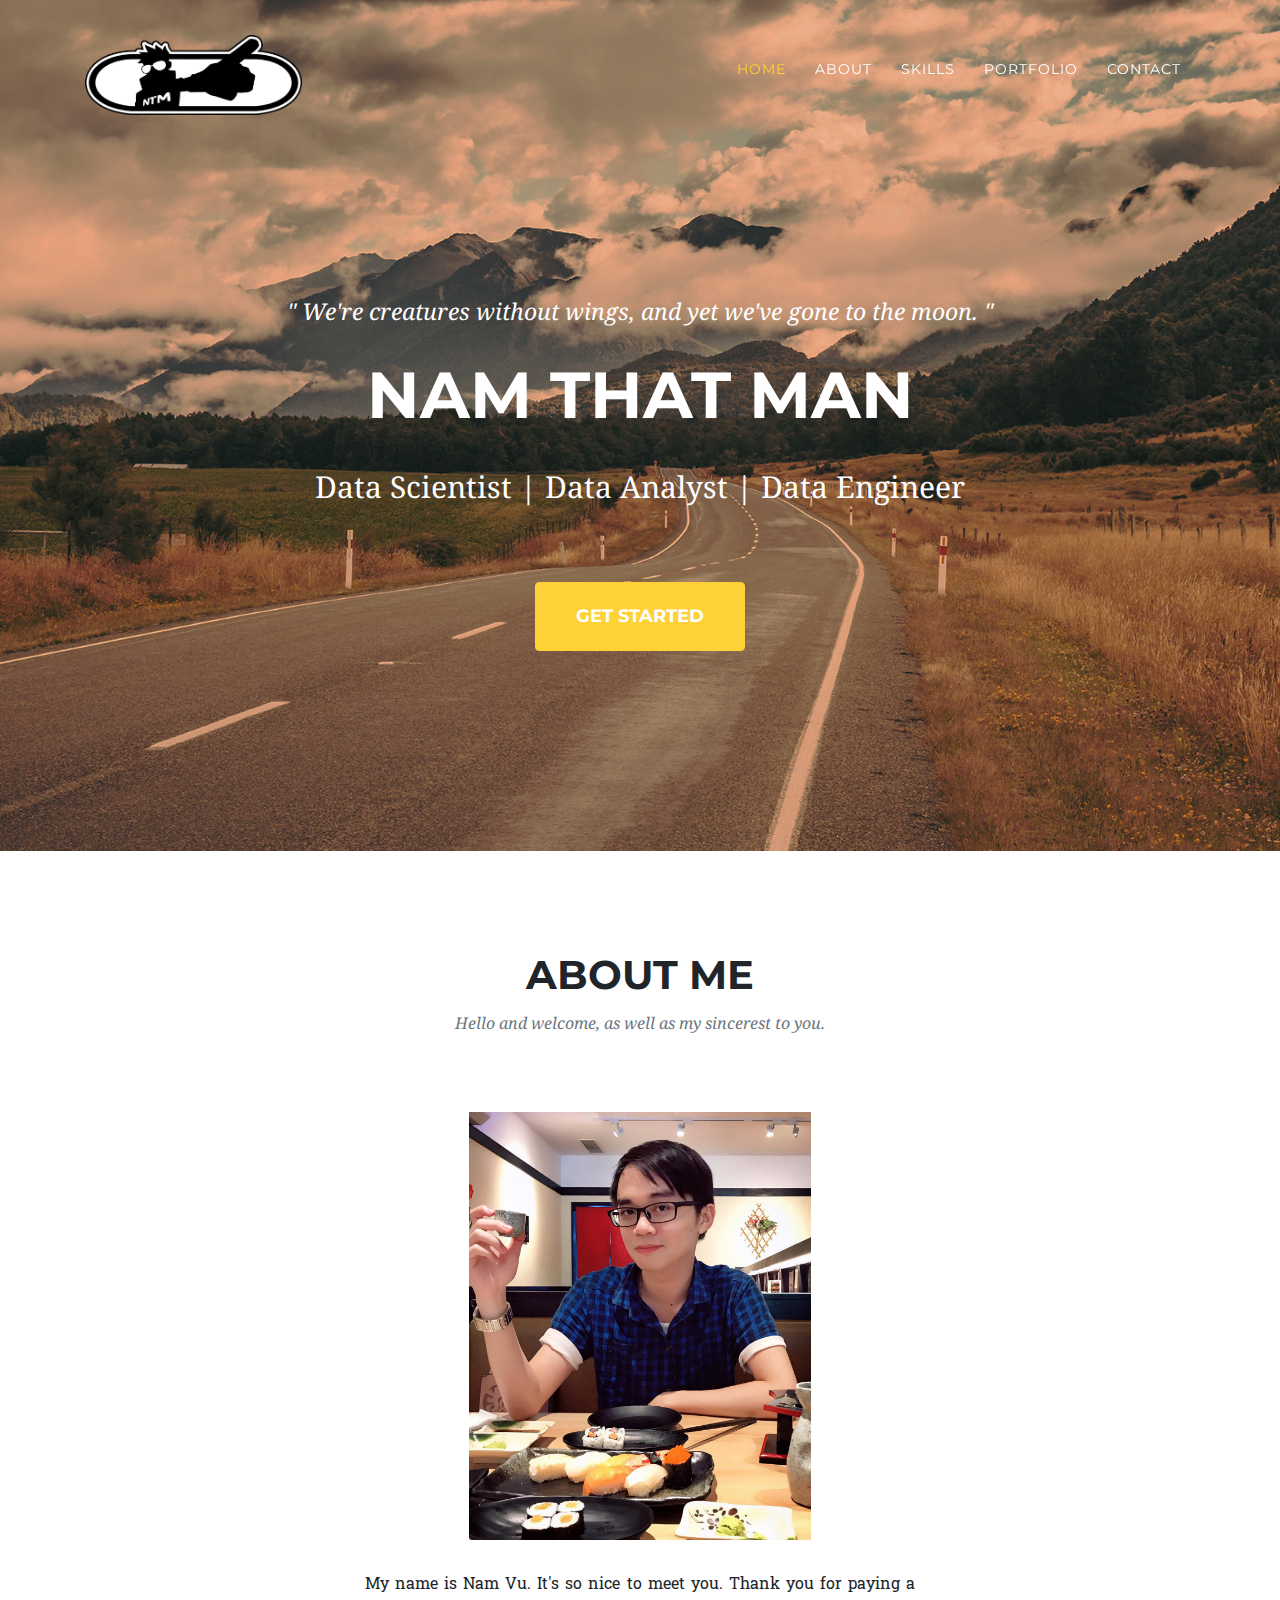
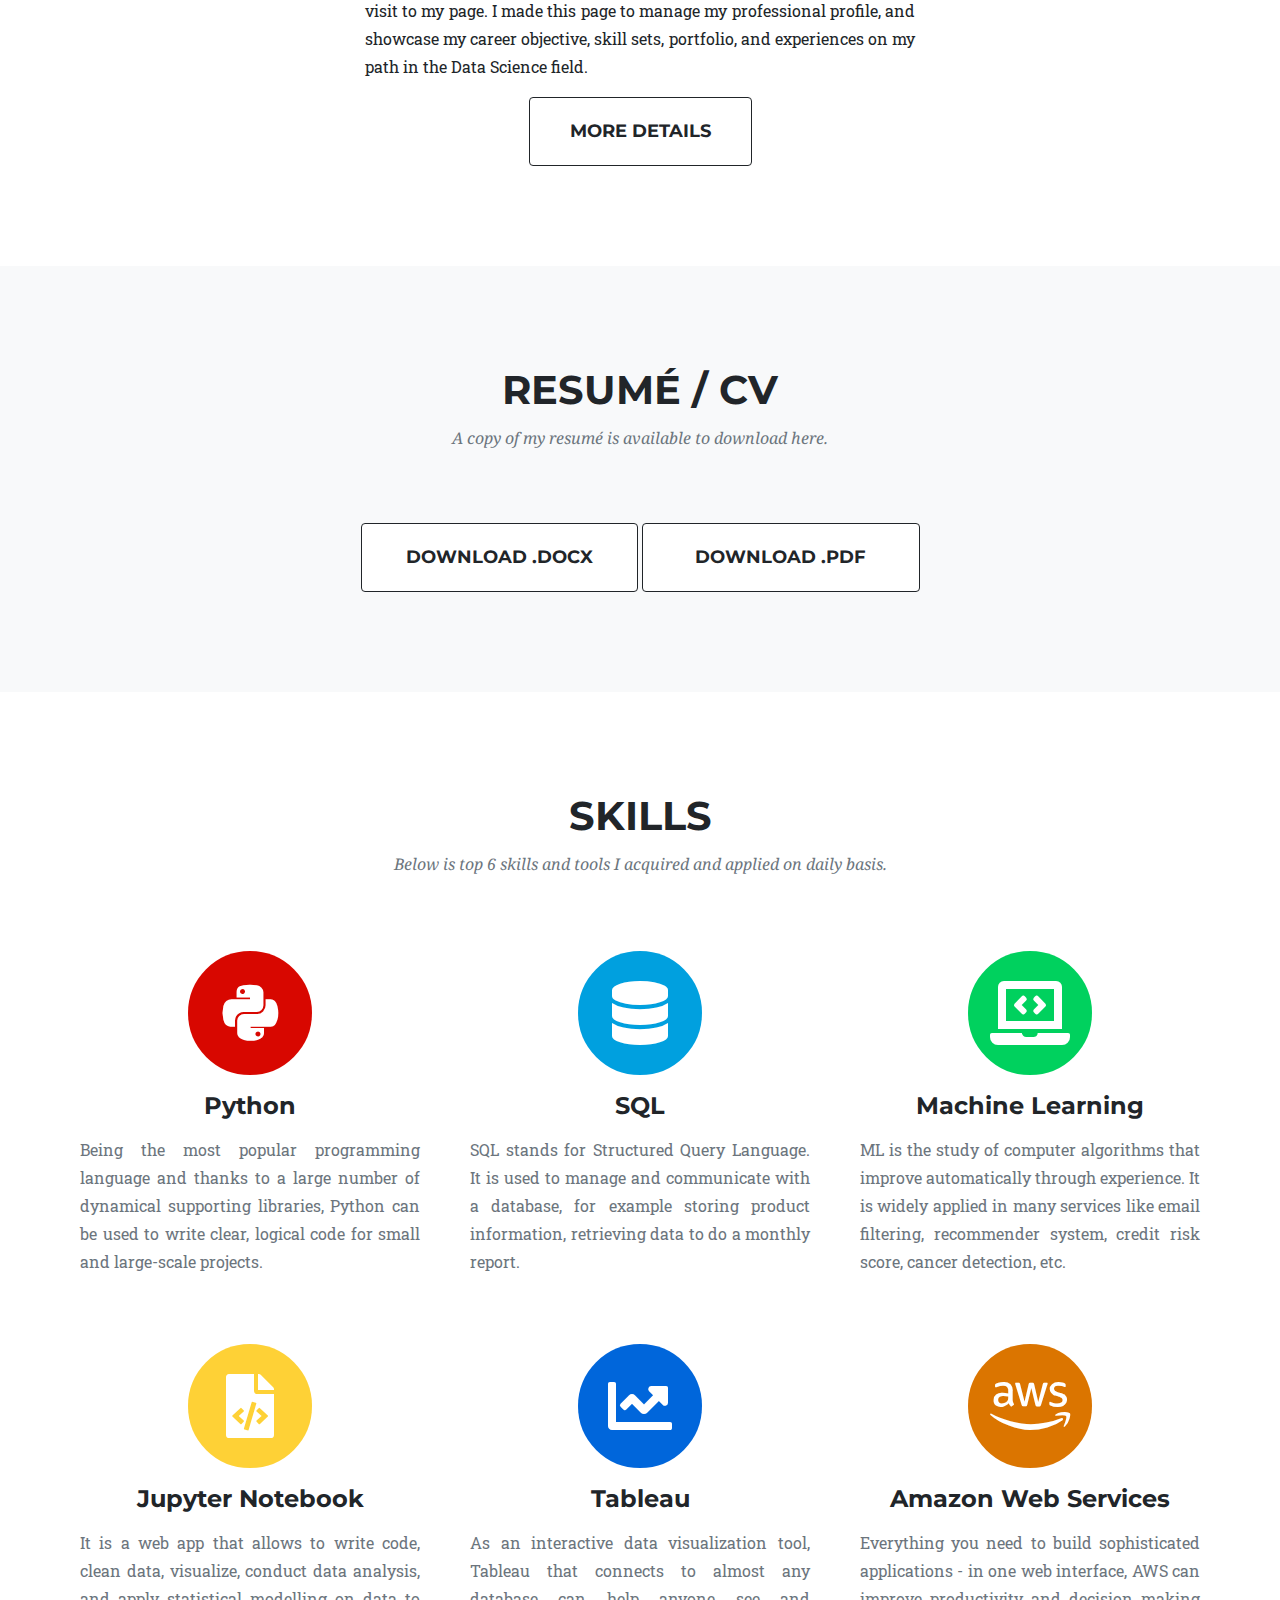
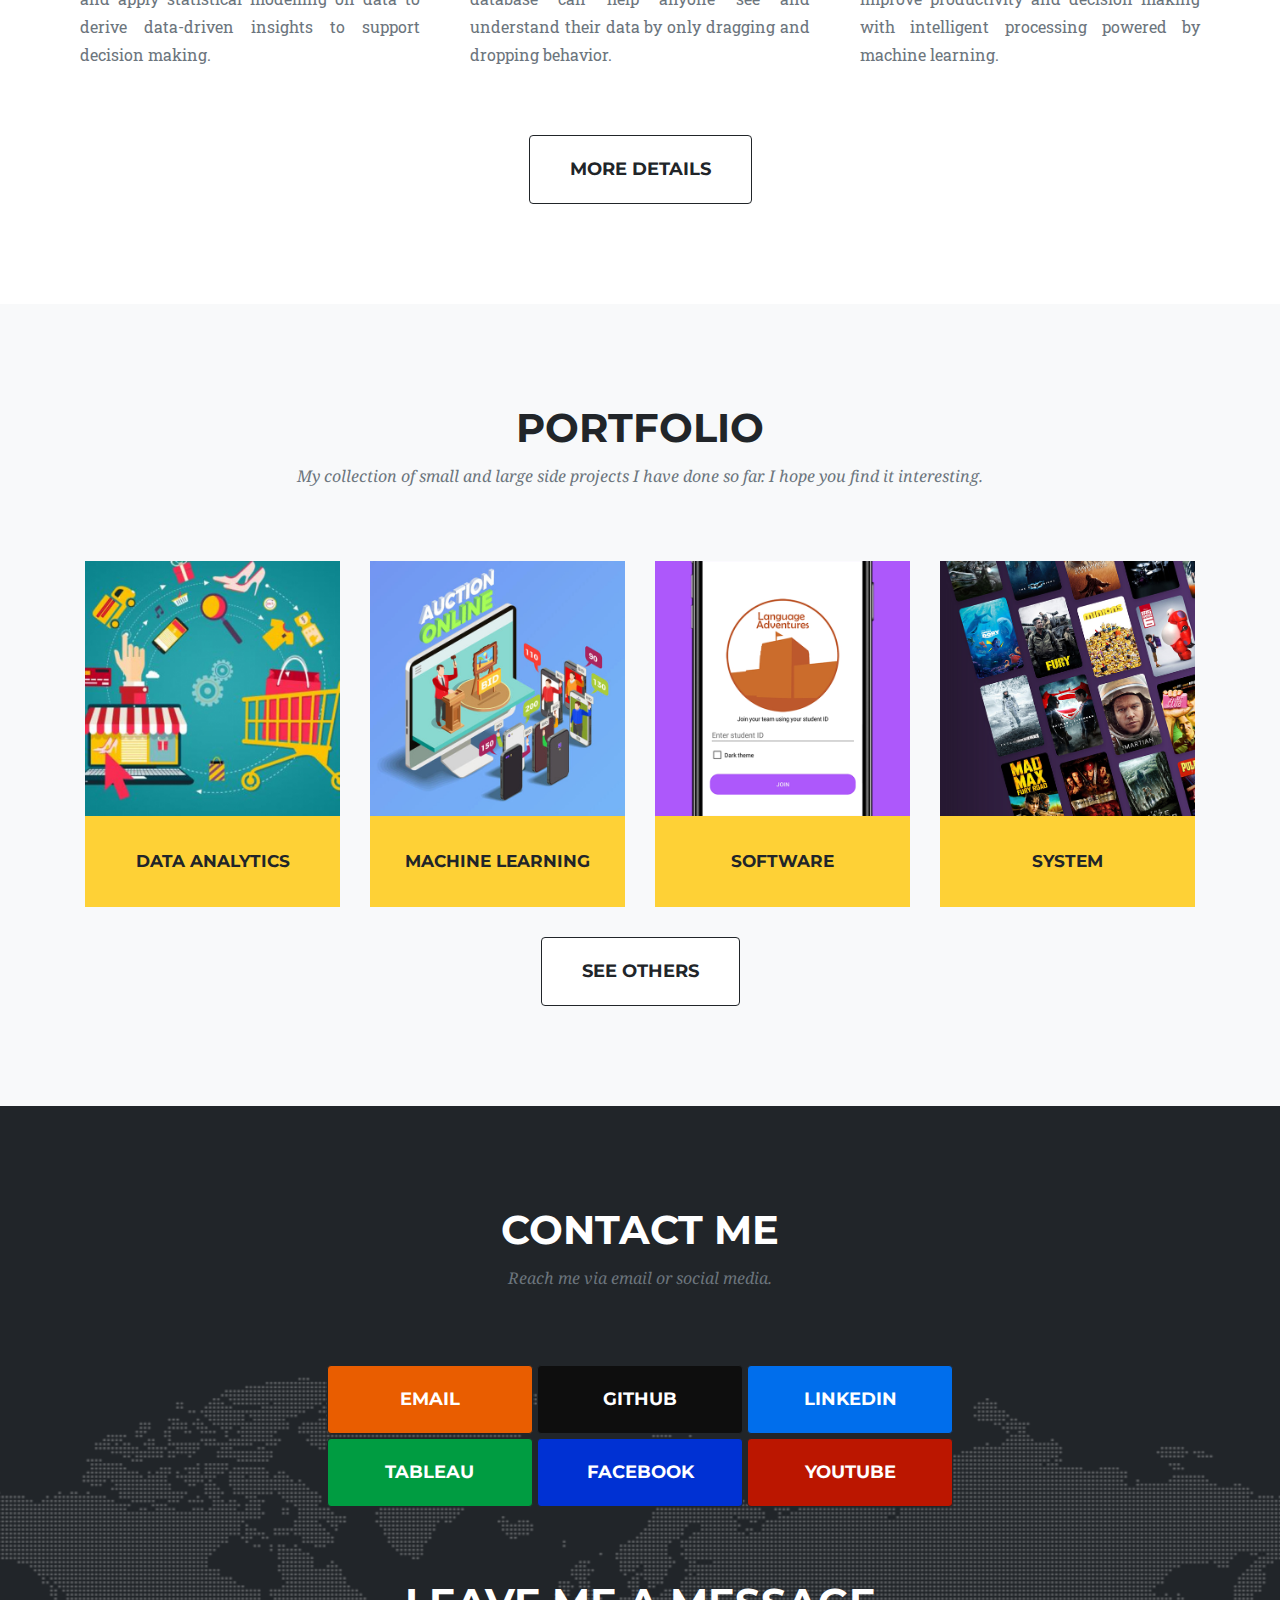
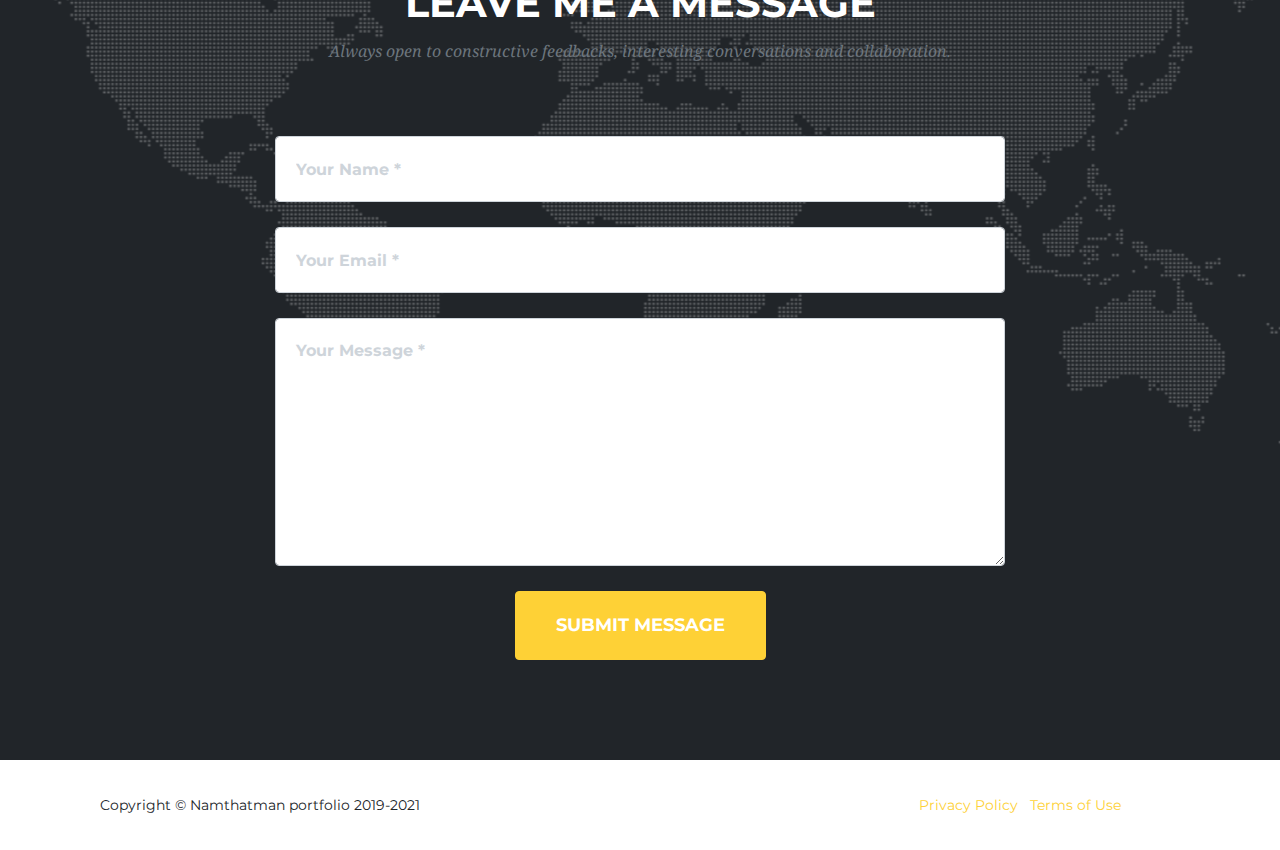
<file: index.html>
<!DOCTYPE html>
<html lang="en">

<head>

  <meta charset="utf-8">
  <meta name="viewport" content="width=device-width, initial-scale=1, shrink-to-fit=no">
  <meta name="description" content="">
  <meta name="author" content="">

  <!-- Site Metas -->
  <title>Namthatman</title>
  <link rel="shortcut icon" href="img\logo\namthatman_mini_stroke.png" type="image/x-icon" />

  <!-- Bootstrap core CSS -->
  <link href="vendor/bootstrap/css/bootstrap.min.css" rel="stylesheet">

  <!-- Custom fonts for this template -->
  <link href="vendor/fontawesome-free/css/all.min.css" rel="stylesheet" type="text/css">
  <link href="https://fonts.googleapis.com/css?family=Montserrat:400,700" rel="stylesheet" type="text/css">
  <link href='https://fonts.googleapis.com/css?family=Kaushan+Script' rel='stylesheet' type='text/css'>
  <link href='https://fonts.googleapis.com/css?family=Droid+Serif:400,700,400italic,700italic' rel='stylesheet' type='text/css'>
  <link href='https://fonts.googleapis.com/css?family=Roboto+Slab:400,100,300,700' rel='stylesheet' type='text/css'>

  <!-- Custom styles for this template -->
  <link href="css/agency.min.css" rel="stylesheet">

</head>

<body id="page-top">
  <div id="fb-root"></div>
  

  <!-- Navigation -->
  <nav class="navbar navbar-expand-lg navbar-dark fixed-top" id="mainNav">
    <div class="container">
      <a class="navbar-brand js-scroll-trigger" href="#page-top">
        <img class="navbar-brand" src="img\logo\namthatman_simple_stroke.png" alt="" />
      </a>
      <button class="navbar-toggler navbar-toggler-right" type="button" data-toggle="collapse" data-target="#navbarResponsive" aria-controls="navbarResponsive" aria-expanded="false" aria-label="Toggle navigation">
        Menu
        <i class="fas fa-bars"></i>
      </button>
      <div class="collapse navbar-collapse" id="navbarResponsive">
        <ul class="navbar-nav text-uppercase ml-auto">
          <li class="nav-item">
            <a class="nav-link js-scroll-trigger" href="#page-top">Home</a>
          </li>
          <li class="nav-item">
            <a class="nav-link js-scroll-trigger" href="#about">About</a>
          </li>
          <li class="nav-item">
            <a class="nav-link js-scroll-trigger" href="#skills">Skills</a>
          </li>
          <li class="nav-item">
            <a class="nav-link js-scroll-trigger" href="#portfolio">portfolio</a>
          </li>
          <li class="nav-item">
            <a class="nav-link js-scroll-trigger" href="#contact">Contact</a>
          </li>
        </ul>
      </div>
    </div>
  </nav>

  <!-- Header -->
  <header class="masthead">
    <div class="container">
      <div class="intro-text">
        <div class="intro-lead-sub">" We're creatures without wings, and yet we've gone to the moon. "</div>
        <div class="intro-heading text-uppercase">NAM THAT MAN</div>
        <div class="intro-lead-in">Data Scientist | Data Analyst | Data Engineer</div>
        <div class="intro-btn">
          <a class="btn btn-primary btn-xl text-uppercase js-scroll-trigger" href="#about">Get Started</a>
        </div>
      </div>
    </div>
  </header>

  <!-- About -->
  <section class="page-section" id="about">
    <div class="container">
      <div class="row">
        <div class="col-lg-12 text-center">
          <h2 class="section-heading text-uppercase">About Me</h2>
          <h3 class="section-subheading text-muted">Hello and welcome, as well as my sincerest to you.</h3>
        </div>
      </div>
      <div class="row">
        <div class="col-lg-4 mx-auto">
          <img class="img-fluid about-img" src="img\me\about_me_cropf.jpg" alt="">
        </div>
      </div>
      <div class="row">
        <div class="col-lg-6 sk-text mx-auto">
          <p>My name is Nam Vu. It's so nice to meet you. Thank you for paying a visit to my page. I made this page to manage my professional 
            profile, and showcase my career objective, skill sets, portfolio, and experiences on my path in the Data Science field.</p>
        </div>
      </div>
      <div class="row text-center">
        <div class="col-lg-12 mx-auto">
          <a class="btn btn-secondary btn-xl text-uppercase" href="about.html#about">More Details</a>
          </div>
      </div>
    </div>
  </section>	

  <!-- Resume -->
  <section class="bg-light page-section" id="resume">
    <div class="container">
      <div class="row">
        <div class="col-lg-12 text-center">
          <h2 class="section-heading text-uppercase">Resumé / CV</h2>
          <h3 class="section-subheading text-muted">A copy of my resumé is available to download here.</h3>
        </div>
      </div>
      <div class="row text-center">
        <div class="col-lg-12 mx-auto">
          <a class="col-lg-3 btn btn-secondary btn-xl text-uppercase" href="download\NamVu-resume.docx" target="_blank">Download .DOCX</a>
          <a class="col-lg-3 btn btn-secondary btn-xl text-uppercase" href="download\NamVu-resume.pdf" target="_blank">Download .PDF</a>
        </div>
      </div>
    </div>
  </section>
  
  <!-- Skills -->
  <section class="page-section" id="skills">
    <div class="container">
      <div class="row">
        <div class="col-lg-12 text-center">
          <h2 class="section-heading text-uppercase">skills</h2>
          <h3 class="section-subheading text-muted">Below is top 6 skills and tools I acquired and applied on daily basis.</h3>
        </div>
      </div>      
      <div class="row">
        <div class="row text-center">
          <div class="col-lg-12 mx-auto my-auto">
            <div class="row text-center">
              <div class="sk-card col-md-4 mx-auto">
                <span class="fa-stack fa-4x">
                  <i class="fas fa-circle fa-stack-2x" style="color: #d80700;"></i>
                  <i class="fab fa-python fa-stack-1x fa-inverse"></i>
                </span>
                <h4 class="feature-heading">Python</h4>
                <p class="text-muted sk-text">Being the most popular programming language and thanks to a large number of dynamical supporting libraries, Python can be used to write clear, logical code for small and large-scale projects.</p>
              </div>
              <div class="sk-card col-md-4 mx-auto">
                <span class="fa-stack fa-4x">
                  <i class="fas fa-circle fa-stack-2x" style="color: #00a0df;"></i>
                  <i class="fas fa-database fa-stack-1x fa-inverse"></i>
                </span>
                <h4 class="feature-heading">SQL</h4>
                <p class="text-muted sk-text">SQL stands for Structured Query Language. It is used to manage and communicate with a database, for example storing product information, retrieving data to do a monthly report.</p>
              </div>
              <div class="sk-card col-md-4 mx-auto">
                <span class="fa-stack fa-4x">
                  <i class="fas fa-circle fa-stack-2x" style="color: #00d15e;"></i>
                  <i class="fas fa-laptop-code fa-stack-1x fa-inverse"></i>
                </span>
                <h4 class="feature-heading">Machine Learning</h4>
                <p class="text-muted sk-text">ML is the study of computer algorithms that improve automatically through experience. It is widely applied in many services like email filtering, recommender system, credit risk score, cancer detection, etc.</p>
              </div>
              <div class="sk-card col-md-4 mx-auto">
                <span class="fa-stack fa-4x">
                  <i class="fas fa-circle fa-stack-2x text-primary"></i>
                  <i class="fas fa-file-code fa-stack-1x fa-inverse"></i>
                </span>
                <h4 class="feature-heading">Jupyter Notebook</h4>
                <p class="text-muted sk-text">It is a web app that allows to write code, clean data, visualize, conduct data analysis, and apply statistical modelling on data to derive data-driven insights to support decision making.</p>
              </div>
              <div class="sk-card col-md-4 mx-auto">
                <span class="fa-stack fa-4x">
                  <i class="fas fa-circle fa-stack-2x" style="color: #0066db;"></i>
                  <i class="fas fa-chart-line fa-stack-1x fa-inverse"></i>
                </span>
                <h4 class="feature-heading">Tableau</h4>
                <p class="text-muted sk-text">As an interactive data visualization tool, Tableau that connects to almost any database can help anyone see and understand their data by only dragging and dropping behavior.</p>
              </div>
              <div class="sk-card col-md-4 mx-auto">
                <span class="fa-stack fa-4x">
                  <i class="fas fa-circle fa-stack-2x" style="color: #db7500;"></i>
                  <i class="fab fa-aws fa-stack-1x fa-inverse"></i>
                </span>
                <h4 class="feature-heading">Amazon Web Services</h4>
                <p class="text-muted sk-text">Everything you need to build sophisticated applications - in one web interface, AWS can improve productivity and decision making with intelligent processing powered by machine learning.</p>
              </div>
            </div>
          </div>
        </div>
      </div>
      <div class="row text-center">
        <div class="col-lg-12 mx-auto">
          <a class="btn btn-secondary btn-xl text-uppercase" href="skills.html#skills">More Details</a>
          </div>
      </div>
    </div>
  </section>

  <!-- portfolio -->
  <section class="bg-light page-section" id="portfolio">
    <div class="container">
      <div class="row">
        <div class="col-lg-12 text-center">
          <h2 class="section-heading text-uppercase">portfolio</h2>
          <h3 class="section-subheading text-muted">My collection of small and large side projects I have done so far. I hope you find it interesting.</h3>
        </div>
      </div>
      <div class="row">
        <!-- Data Analytics-->
        <div class="col-md-3 col-sm-6 portfolio-item">
          <a class="portfolio-link" href="portfolio.html#port-da">
            <div class="portfolio-hover">
              <div class="portfolio-hover-content">
                <i class="fas fa-search fa-3x"></i>
              </div>
            </div>
            <img class="img-fluid" src="img\portfolio\e-commerce(idunn.pro).jpg" alt="">
          </a>
          <div class="portfolio-caption">
            <h4>DATA ANALYTICS</h4>
          </div>
        </div>
        <!-- Machine Learning-->
        <div class="col-md-3 col-sm-6 portfolio-item">
          <a class="portfolio-link" href="portfolio.html#port-ml">
            <div class="portfolio-hover">
              <div class="portfolio-hover-content">
                <i class="fas fa-search fa-3x"></i>
              </div>
            </div>
            <img class="img-fluid" src="img\portfolio\onlineauction(blog.aucto.com).jpg" alt="">
          </a>
          <div class="portfolio-caption">
            <h4>MACHINE LEARNING</h4>
          </div>
        </div>
        <!-- Software-->
        <div class="col-md-3 col-sm-6 portfolio-item">
          <a class="portfolio-link" href="portfolio.html#port-sw">
            <div class="portfolio-hover">
              <div class="portfolio-hover-content">
                <i class="fas fa-search fa-3x"></i>
              </div>
            </div>
            <img class="img-fluid" src="img\portfolio\languageadventures.jpg" alt="">
          </a>
          <div class="portfolio-caption">
            <h4>SOFTWARE</h4>
          </div>
        </div>
        <!-- System-->
        <div class="col-md-3 col-sm-6 portfolio-item">
          <a class="portfolio-link" href="portfolio.html#port-st">
            <div class="portfolio-hover">
              <div class="portfolio-hover-content">
                <i class="fas fa-search fa-3x"></i>
              </div>
            </div>
            <img class="img-fluid" src="img\portfolio\recsys(movix.ai).jpg" alt="">
          </a>
          <div class="portfolio-caption">
            <h4>SYSTEM</h4>
          </div>
        </div>
      </div>
      <div class="row text-center">
        <div class="col-lg-12 mx-auto">
          <a class="btn btn-secondary btn-xl text-uppercase" href="portfolio.html#port-nav">See Others</a>
          </div>
      </div>
    </div>
  </section>

  <!-- Contact -->
  <section class="page-section" id="contact">
    <div class="container">
      <div class="row">
        <div class="col-lg-12 text-center">
          <h2 class="section-heading text-uppercase">Contact Me</h2>
          <h3 class="section-subheading text-muted">Reach me via email or social media.</h3>
        </div>
      </div>
      <div class="row text-center">
        <div class="col-lg-9 mx-auto">
          <a class="col-lg-3 btn btn-fouth btn-xl text-uppercase" target="_blank" href="mailto:namthatman@gmail.com" style="background-color: #e95d00;">Email</a>
          <a class="col-lg-3 btn btn-fouth btn-xl text-uppercase" target="_blank" href="https://github.com/namthatman" style="background-color: #0e0e0e;">Github</a>
          <a class="col-lg-3 btn btn-fouth btn-xl text-uppercase" target="_blank" href="https://www.linkedin.com/in/namthatman/" style="background-color: #006eec;">Linkedin</a>
          <a class="col-lg-3 btn btn-fouth btn-xl text-uppercase" target="_blank" href="https://public.tableau.com/profile/namthatman#!/" style="background-color: #009c41;">Tableau</a>
          <a class="col-lg-3 btn btn-fouth btn-xl text-uppercase" target="_blank" href="https://www.facebook.com/namthatman/" style="background-color: #0031d3;">Facebook</a>
          <a class="col-lg-3 btn btn-fouth btn-xl text-uppercase" target="_blank" href="https://www.youtube.com/channel/UChRDvfIUTvBWB6uSu_QYiGw" style="background-color: #bb1600;">Youtube</a>
        </div>
      </div>
      <div class="row">
        <div class="col-lg-12 text-center" style="margin-top: 70px;">
          <h2 class="section-heading text-uppercase">LEAVE ME A MESSAGE</h2>
          <h3 class="section-subheading text-muted">Always open to constructive feedbacks, interesting conversations and collaboration.</h3>
        </div>
      </div>
      <div class="row">
        <div class="col-lg-12">
          <form id="contactForm" name="contactForm" novalidate="novalidate" action="https://docs.google.com/forms/d/e/1FAIpQLSepJ-RgkAqK-5ZDDM_mirTSKpFYZAFMUGP6OZ3ijc1ARO8qOQ/formResponse?" target="hidden_iframe" onsubmit="submitted=true;">
            <!-- usp=pp_url&entry.704715258=Nam&entry.1210727641=namthatman@gmail.com&entry.1128556929=aaannndsa-->
            <div class="row">
              <div class="col-md-8 mx-auto">
                <div class="form-group">
                  <input class="form-control" name="entry.704715258" id="entry.704715258" type="text" placeholder="Your Name *" required="required" data-validation-required-message="Please enter your name.">
                  <p class="help-block text-danger"></p>
                </div>
                <div class="form-group">
                  <input class="form-control" name="entry.1210727641" id="entry.1210727641" type="email" placeholder="Your Email *" required="required" data-validation-required-message="Please enter your email address.">
                  <p class="help-block text-danger"></p>
                </div>
                <div class="form-group">
                  <textarea class="form-control" name="entry.1128556929" id="entry.1128556929" placeholder="Your Message *" required="required"></textarea>
                  <p class="help-block text-danger"></p>
                </div>
              </div>
              <div class="clearfix"></div>
              <div class="col-lg-12 text-center">
                <div id="success"></div>
                <button id="sendMessageButton" class="btn btn-primary btn-xl text-uppercase" type="submit">Submit Message</button>
              </div>
            </div>
          </form>
          <iframe name="hidden_iframe" id="hidden_iframe" style="display:none;" onload="if(submitted) {}"></iframe>
        </div>
      </div>
    </div>
  </section>

  <!-- Footer -->
  <footer class="footer">
    <div class="container">
      <div class="row align-items-center">
        <div class="col-md-4">
          <span class="copyright">Copyright &copy; Namthatman portfolio 2019-2021</span>
        </div>
        <div class="col-md-4">
          
        </div>
        <div class="col-md-4">
          <ul class="list-inline quicklinks">
            <li class="list-inline-item">
              <a href="#">Privacy Policy</a>
            </li>
            <li class="list-inline-item">
              <a href="#">Terms of Use</a>
            </li>
          </ul>
        </div>
      </div>
    </div>
  </footer>

  <!-- Bootstrap core JavaScript -->
  <script src="vendor/jquery/jquery.min.js"></script>
  <script src="vendor/bootstrap/js/bootstrap.bundle.min.js"></script>

  <!-- Plugin JavaScript -->
  <script src="vendor/jquery-easing/jquery.easing.min.js"></script>

  <!-- Contact form JavaScript -->
  <script src="js/jqBootstrapValidation.js"></script>

  <!-- Custom scripts for this template -->
  <script src="js/agency.min.js"></script>
  <script async src="https://platform.twitter.com/widgets.js" charset="utf-8"></script>
  <script async defer crossorigin="anonymous" src="https://connect.facebook.net/sdk.js#xfbml=1&version=v4.0"></script>

</body>

</html>
</file>
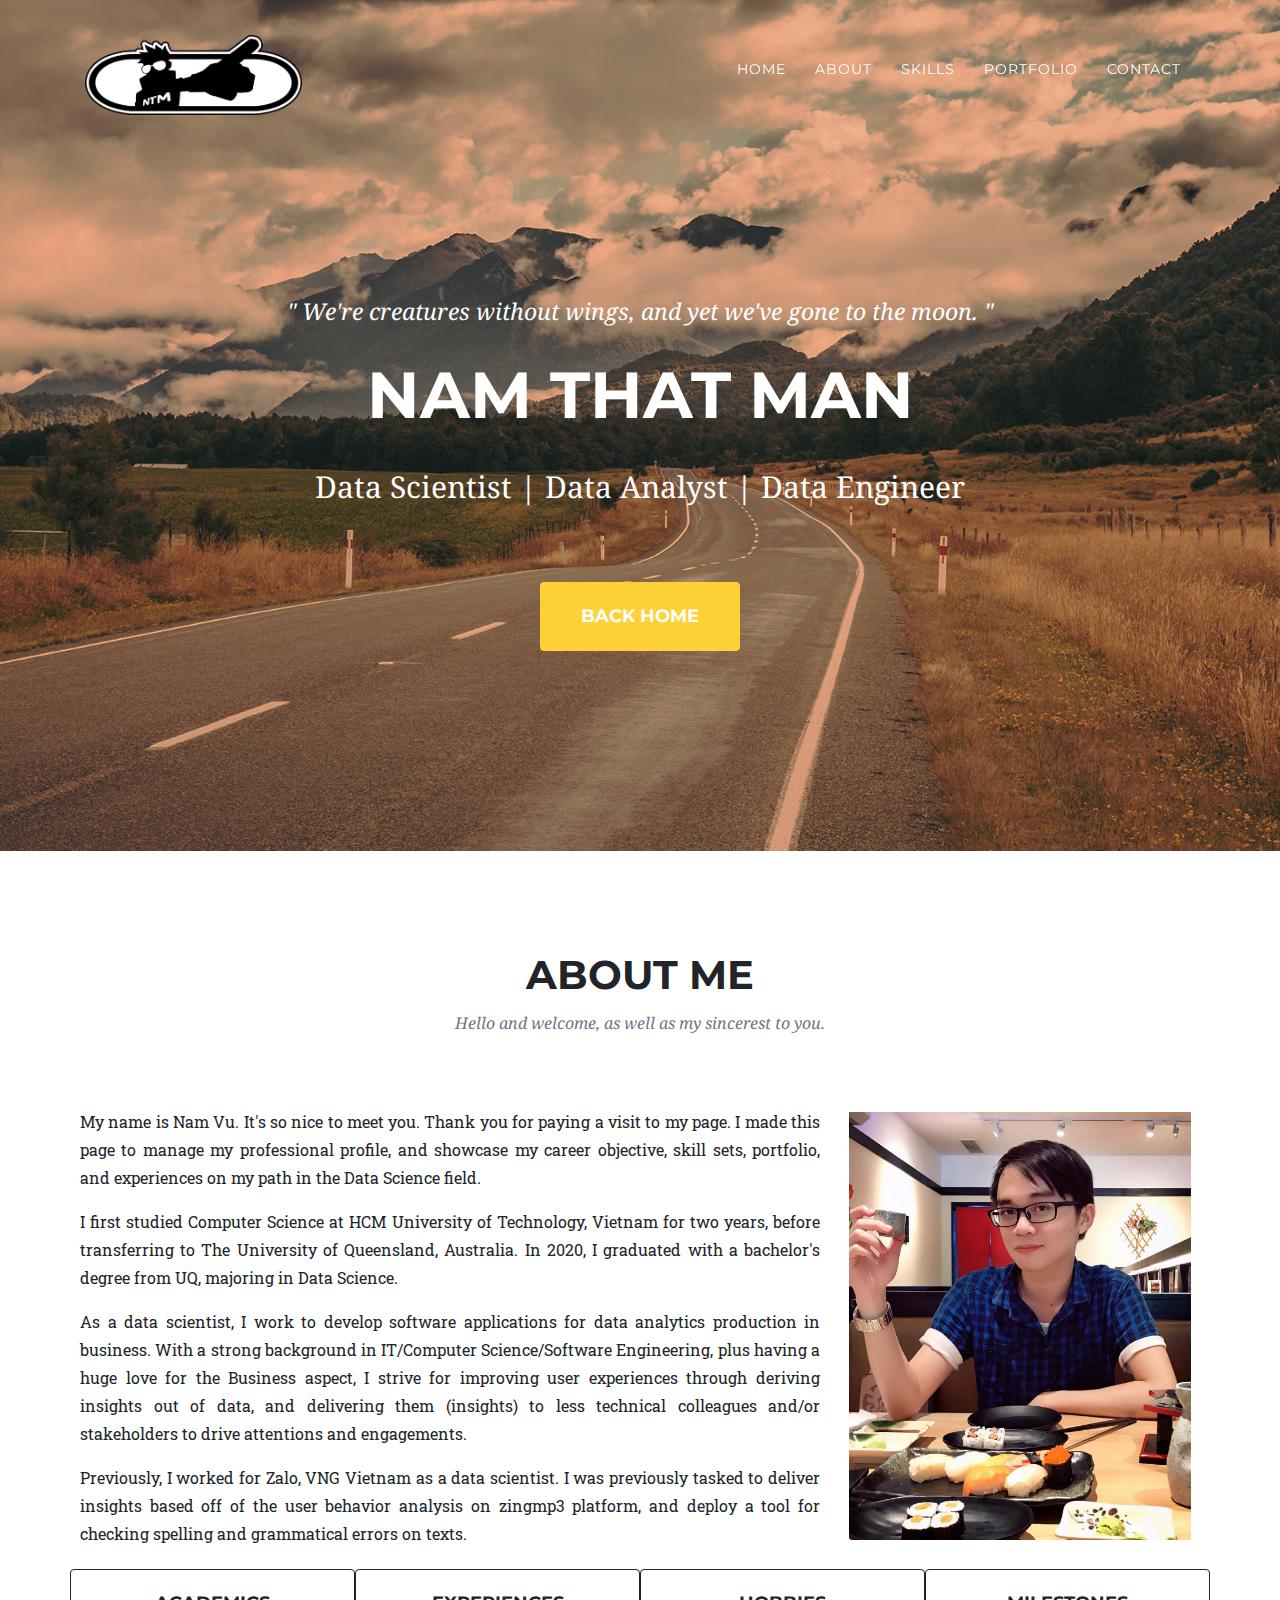
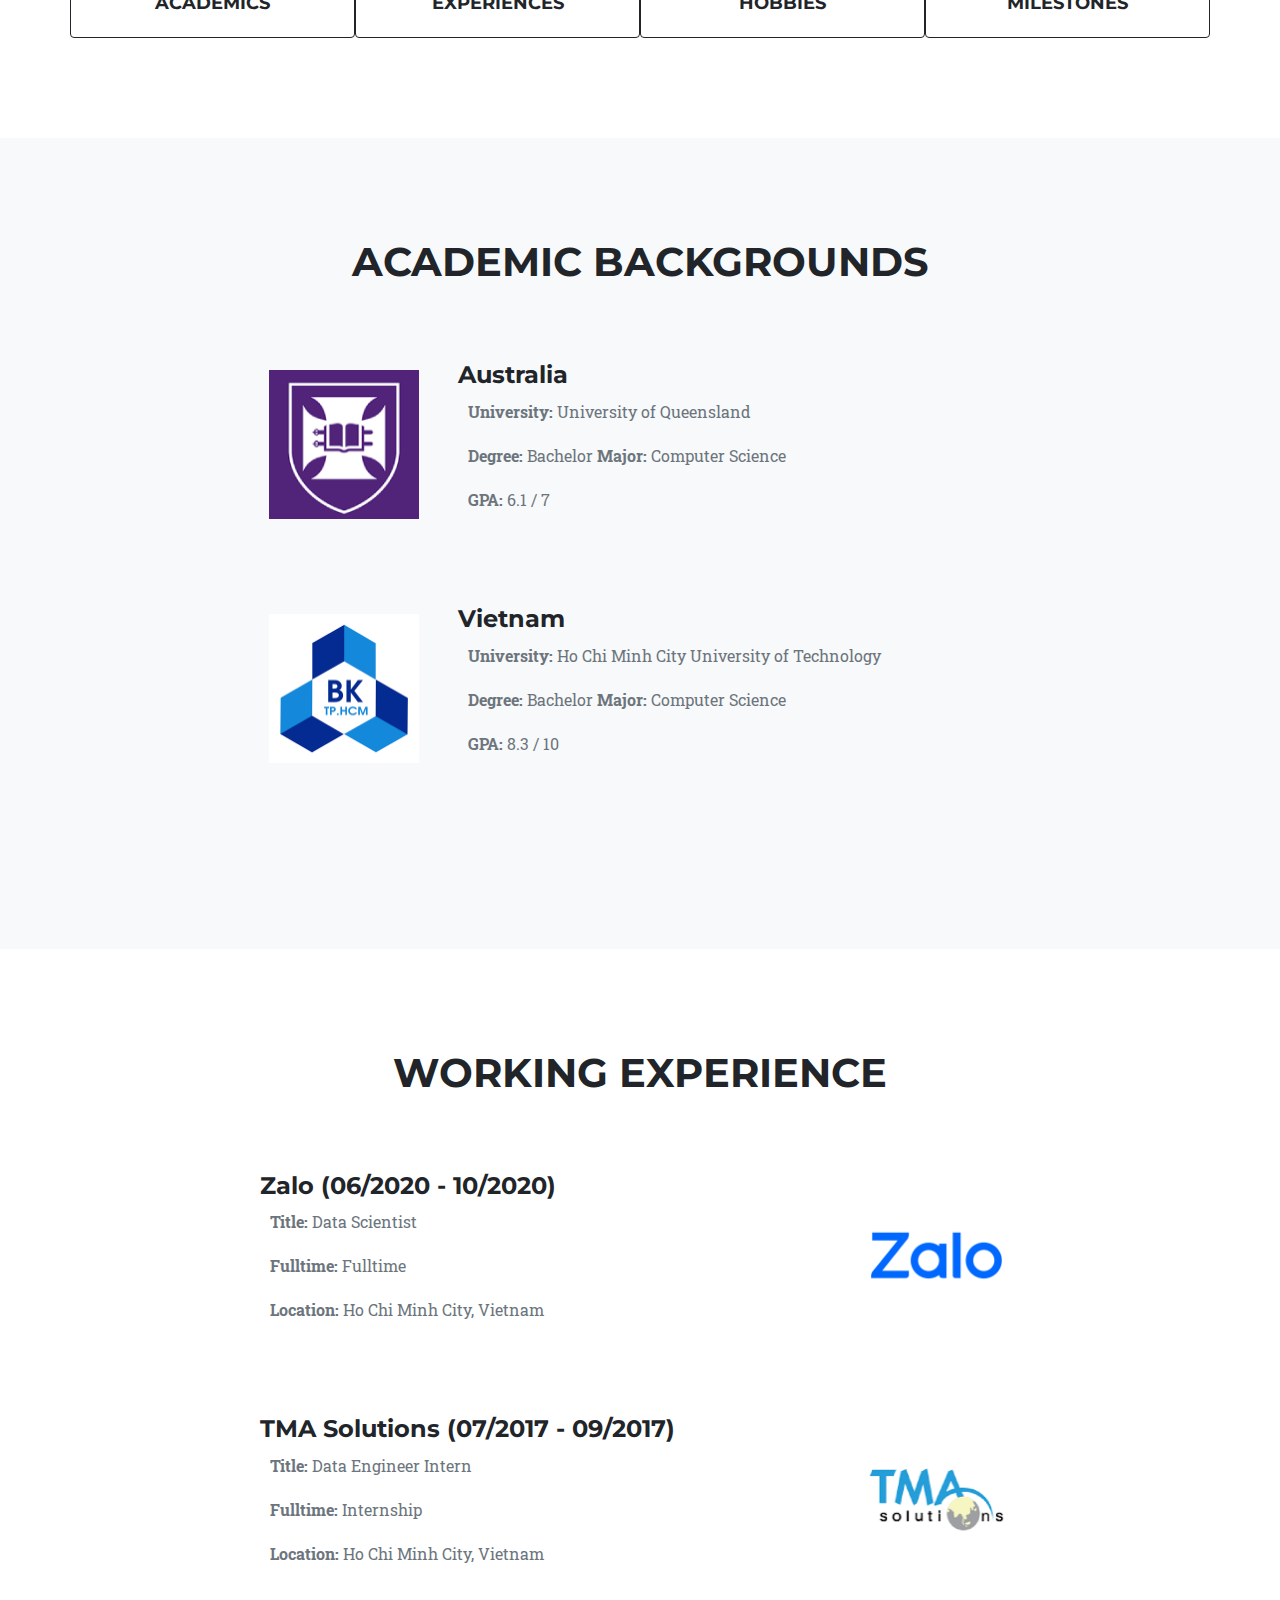
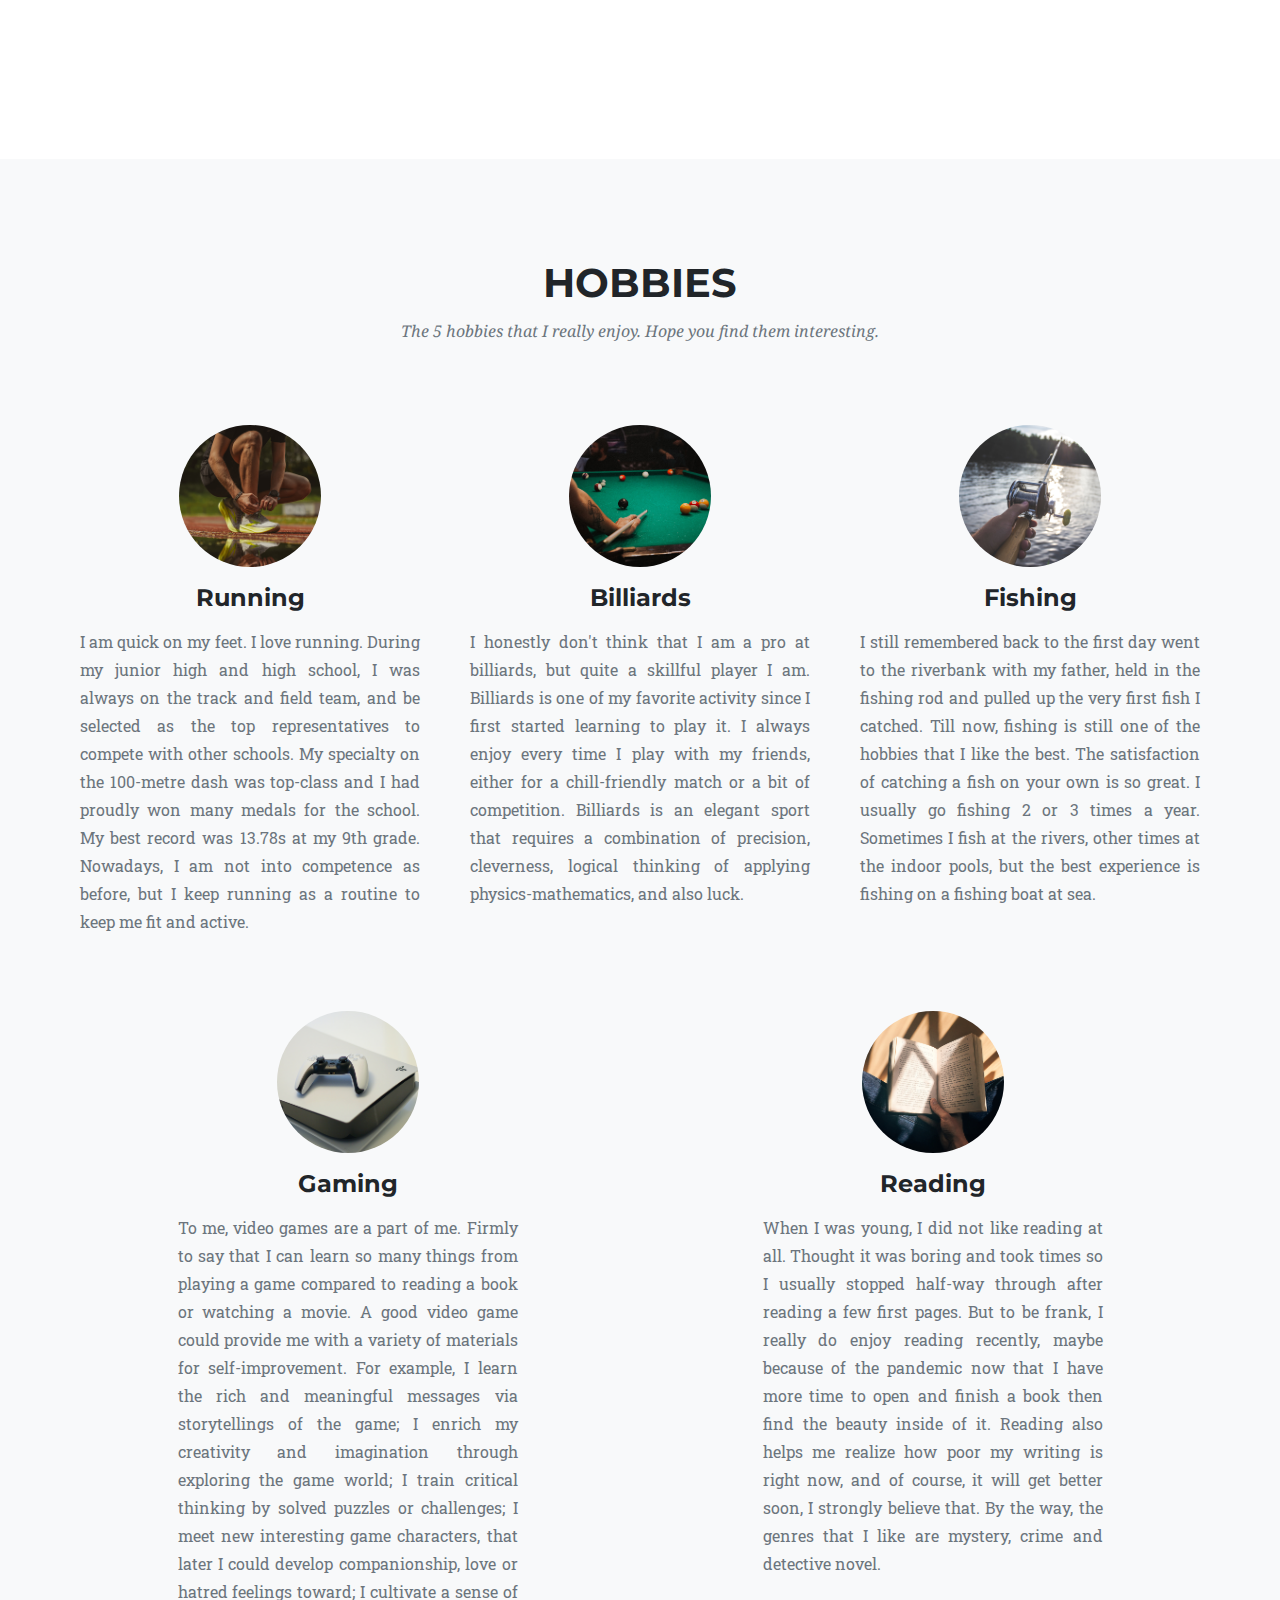
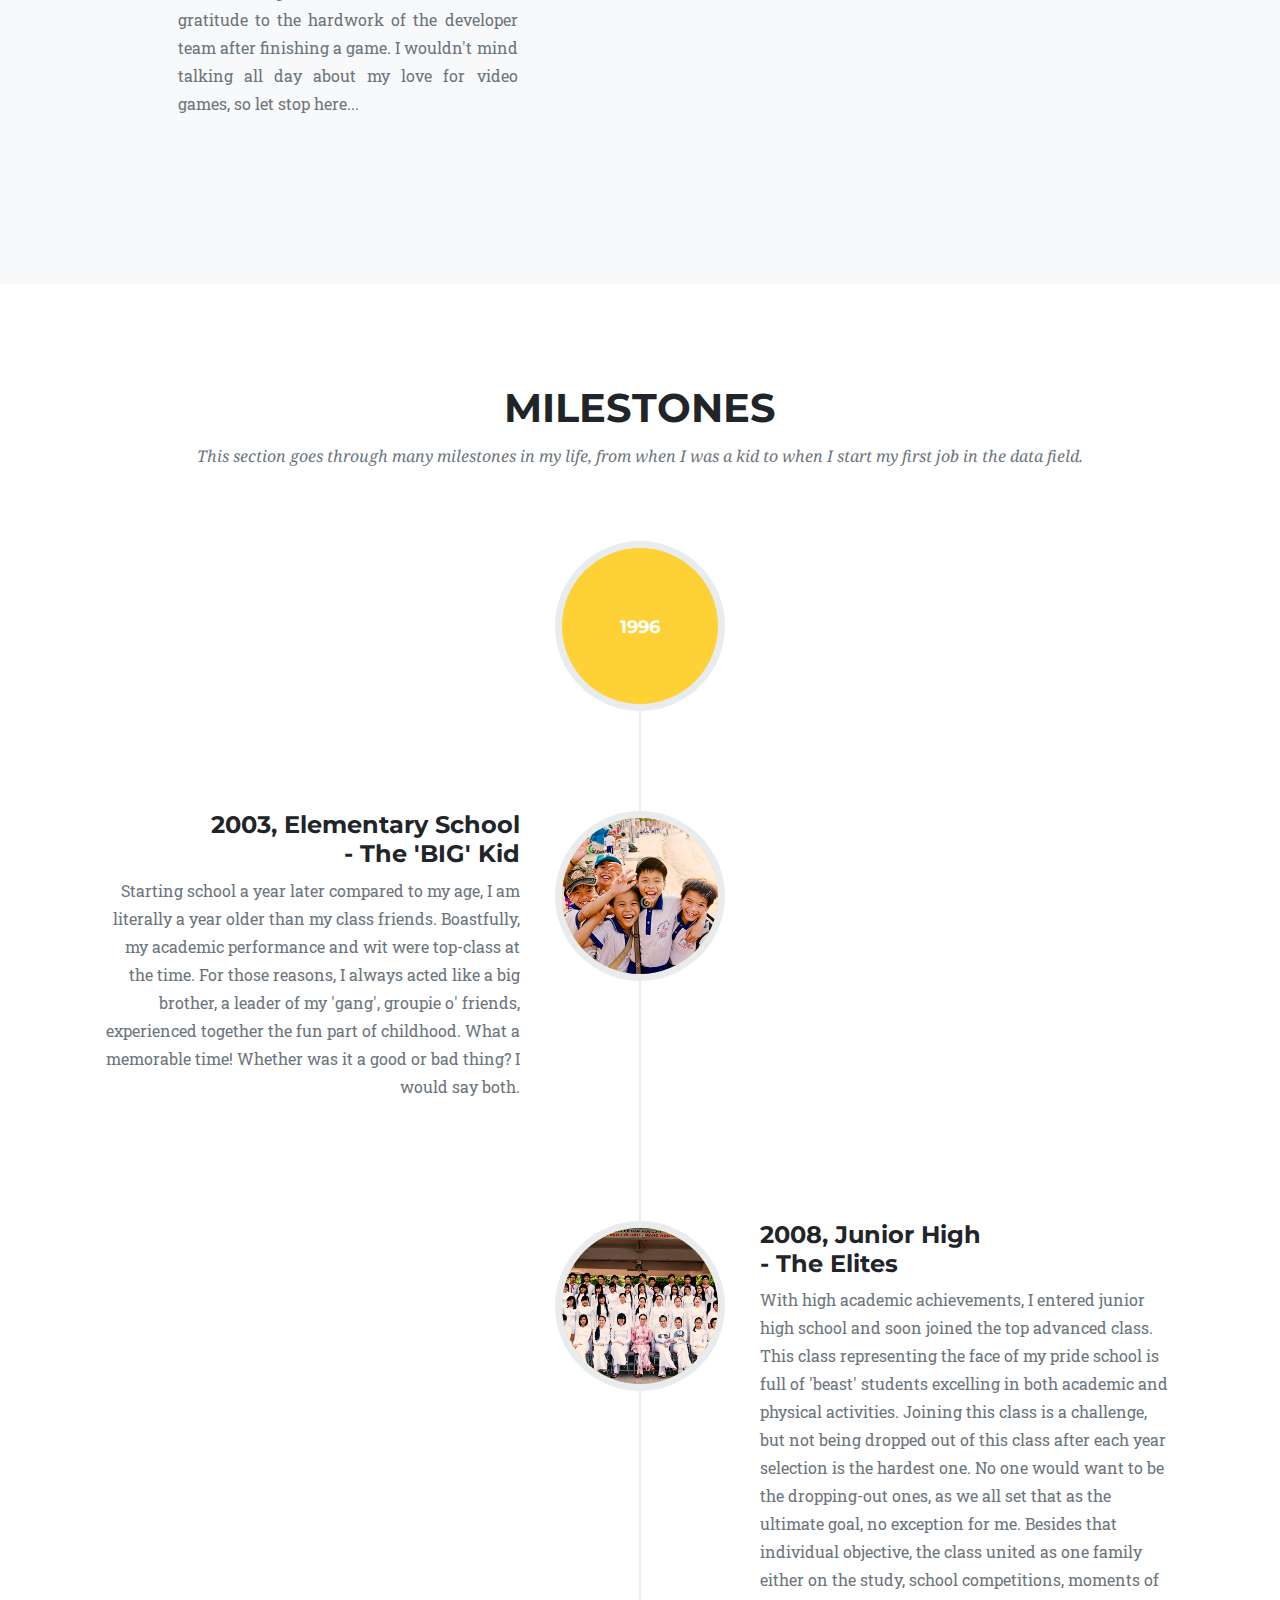
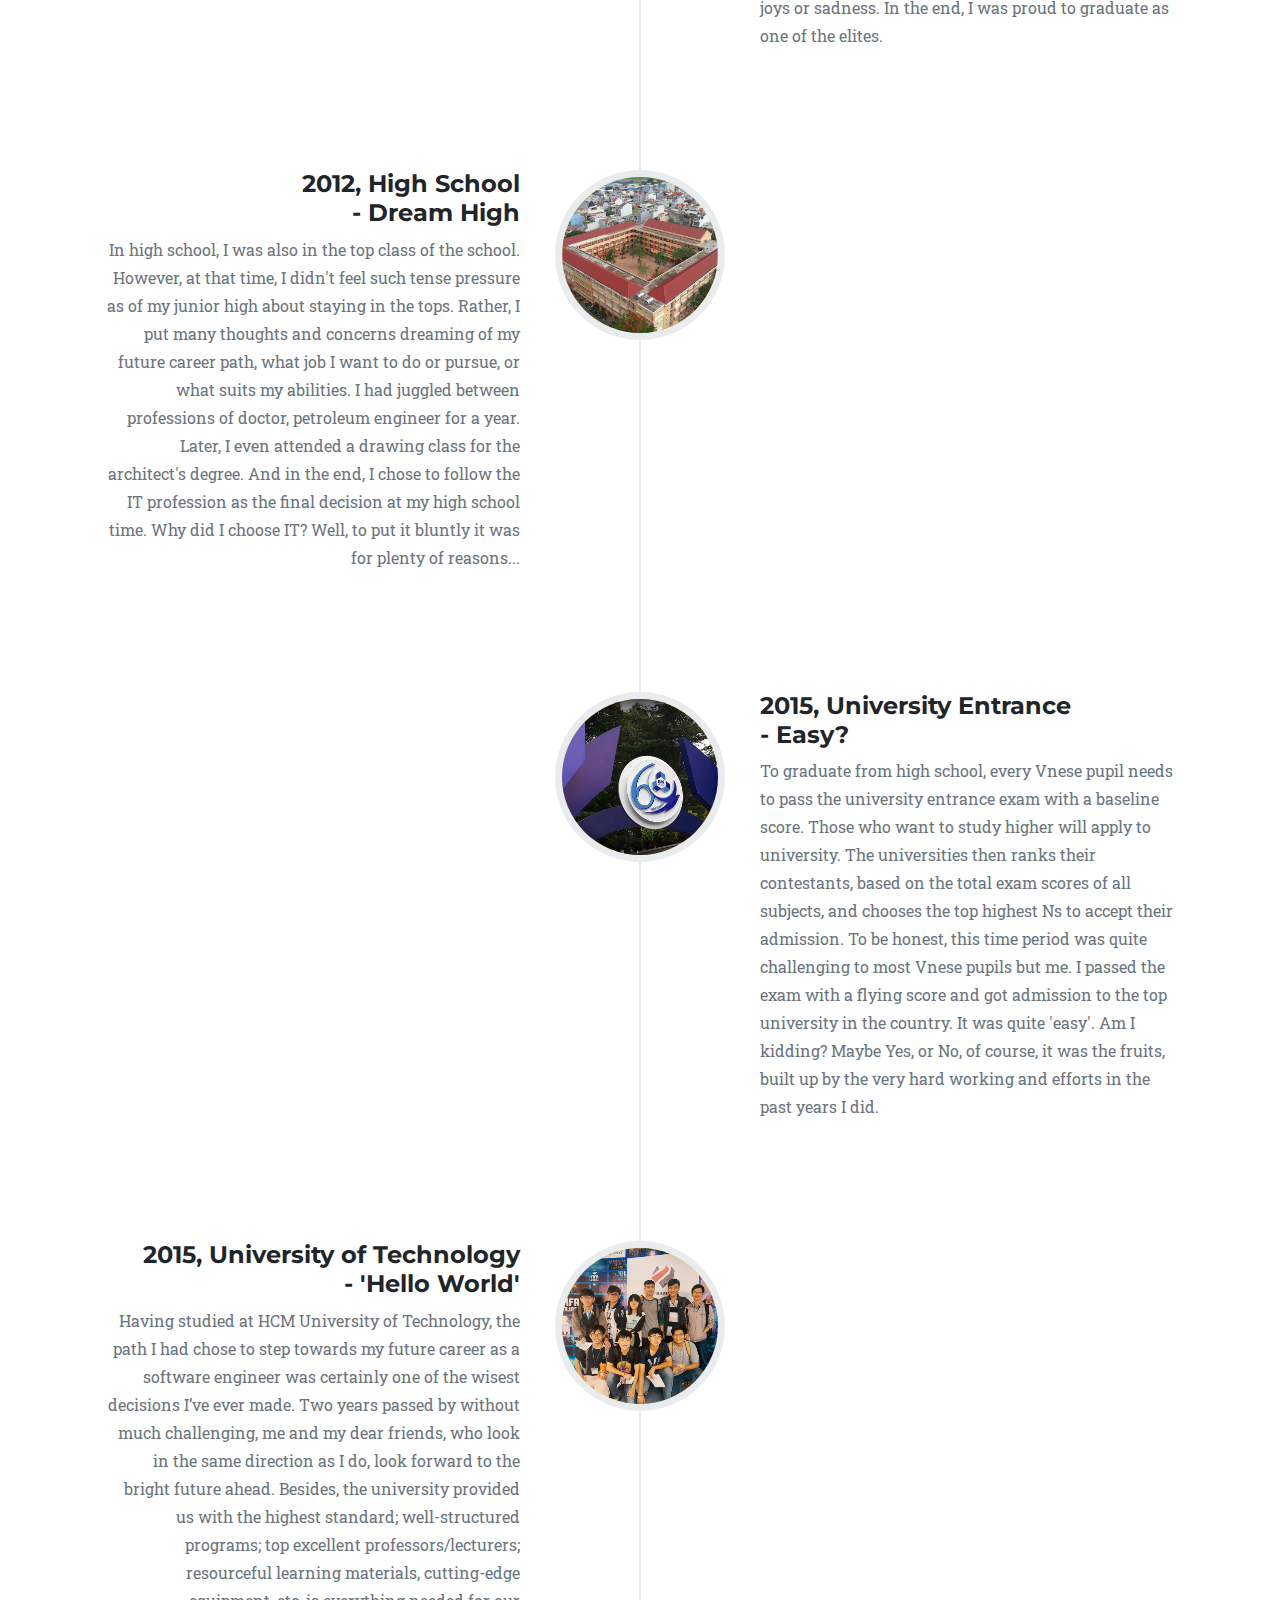
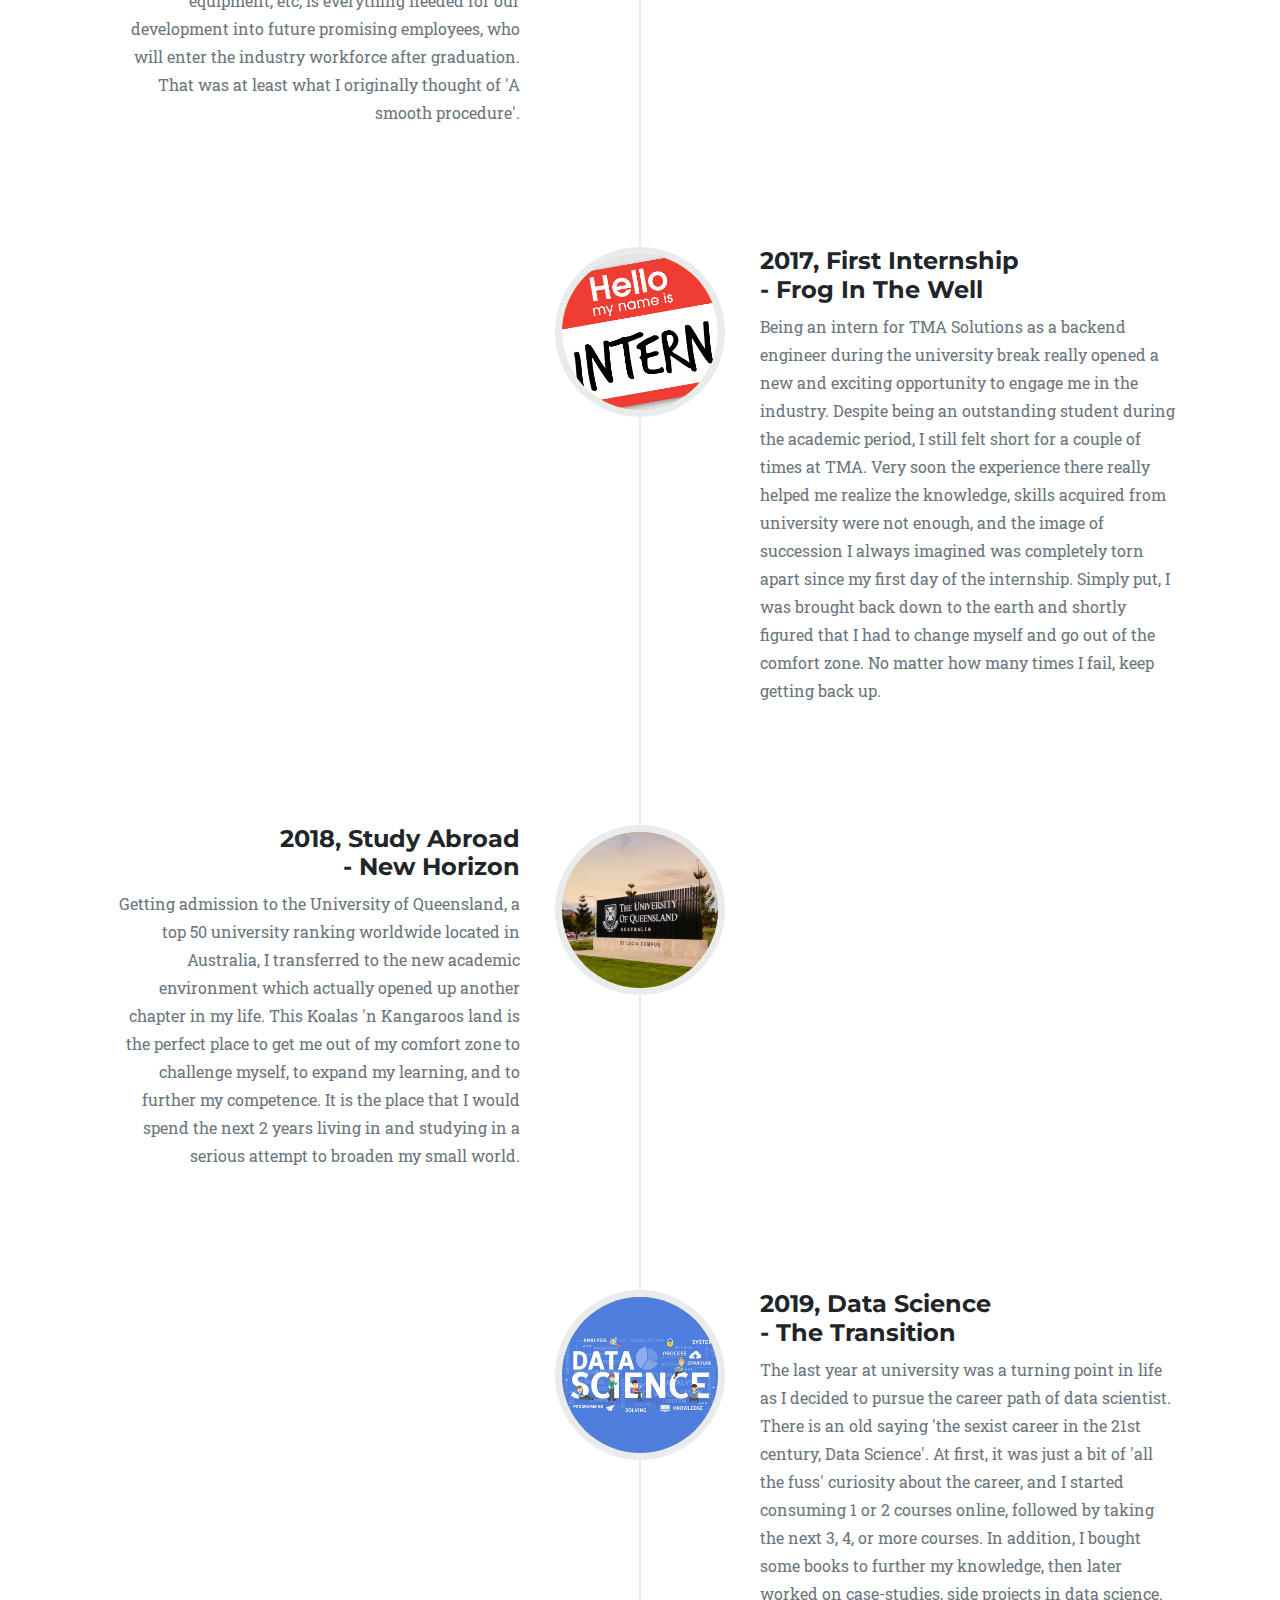
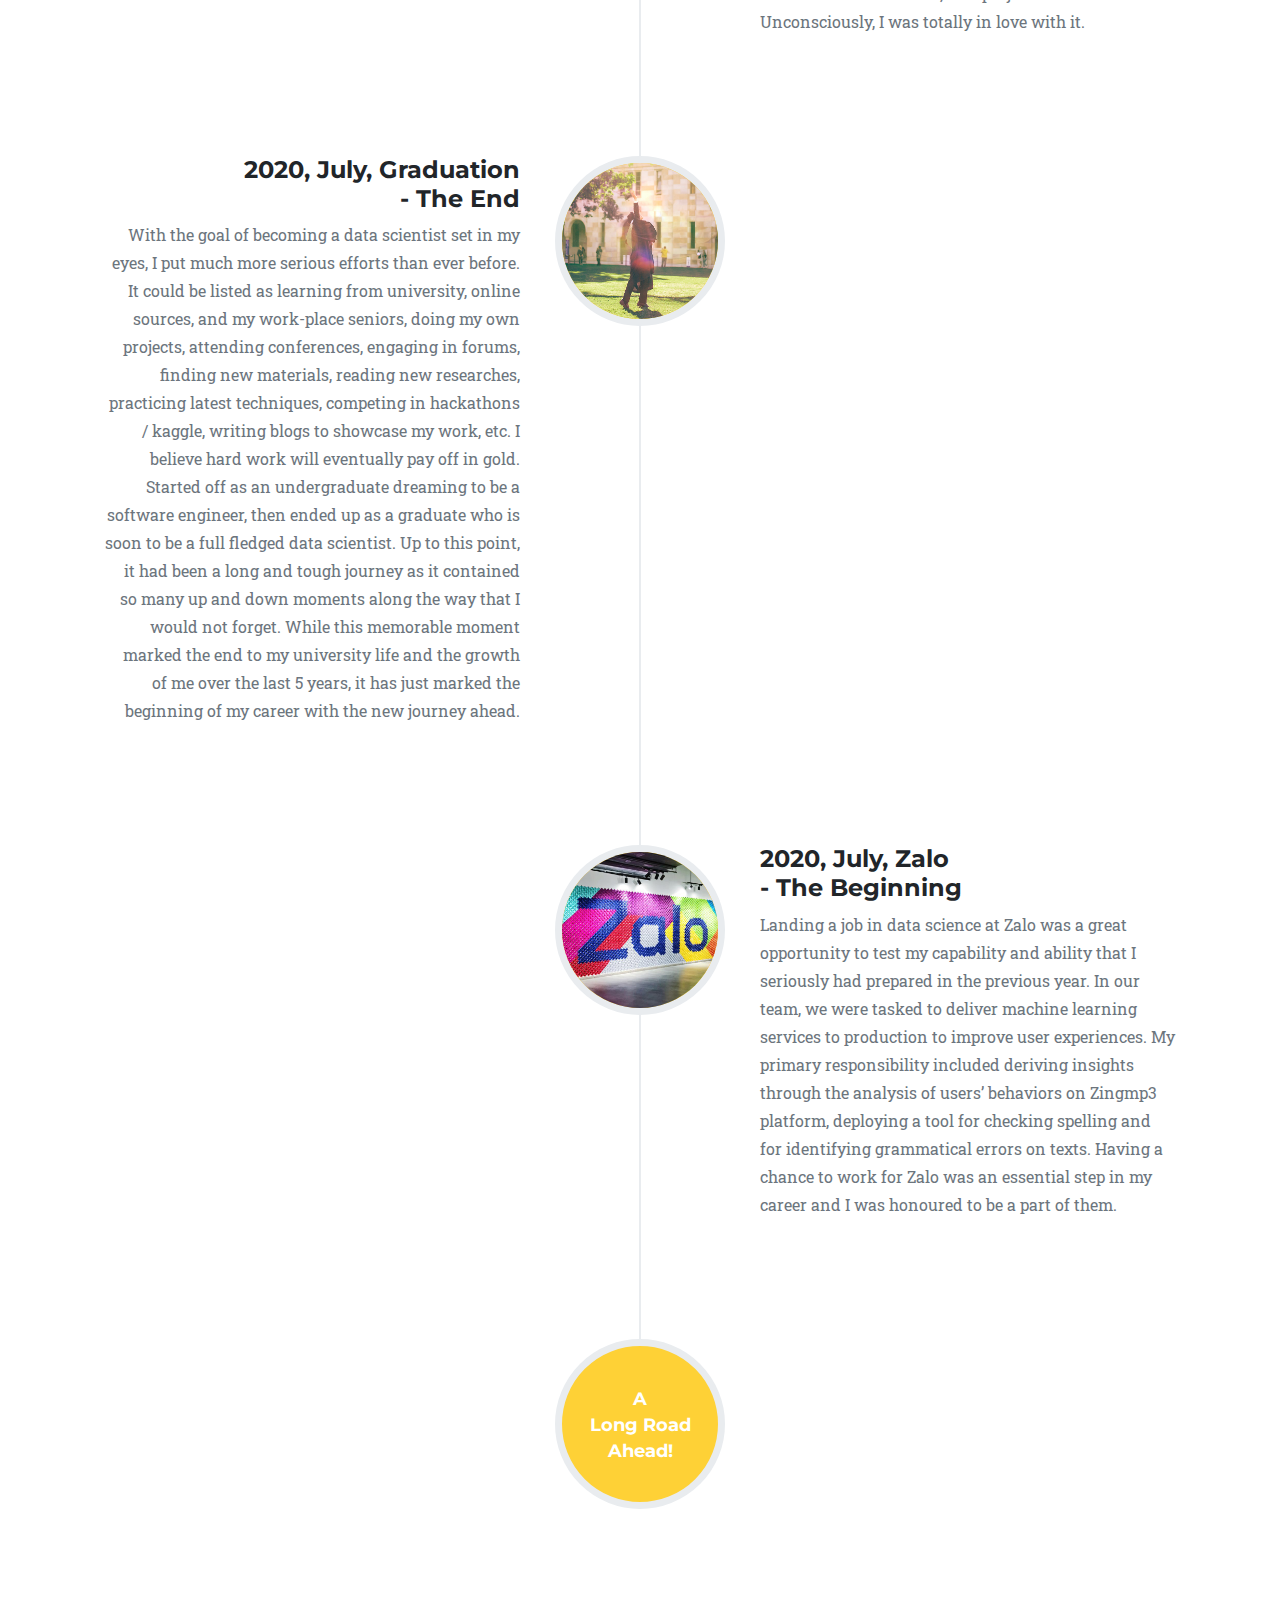
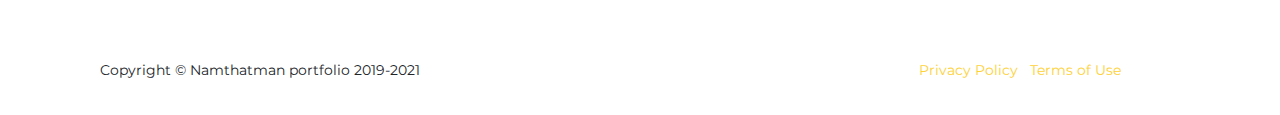
<file: about.html>
<!DOCTYPE html>
<html lang="en">

<head>

  <meta charset="utf-8">
  <meta name="viewport" content="width=device-width, initial-scale=1, shrink-to-fit=no">
  <meta name="description" content="">
  <meta name="author" content="">

  <!-- Site Metas -->
  <title>About - Namthatman</title>
  <link rel="shortcut icon" href="img\logo\namthatman_mini_stroke.png" type="image/x-icon" />

  <!-- Bootstrap core CSS -->
  <link href="vendor/bootstrap/css/bootstrap.min.css" rel="stylesheet">

  <!-- Custom fonts for this template -->
  <link href="vendor/fontawesome-free/css/all.min.css" rel="stylesheet" type="text/css">
  <link href="https://fonts.googleapis.com/css?family=Montserrat:400,700" rel="stylesheet" type="text/css">
  <link href='https://fonts.googleapis.com/css?family=Kaushan+Script' rel='stylesheet' type='text/css'>
  <link href='https://fonts.googleapis.com/css?family=Droid+Serif:400,700,400italic,700italic' rel='stylesheet' type='text/css'>
  <link href='https://fonts.googleapis.com/css?family=Roboto+Slab:400,100,300,700' rel='stylesheet' type='text/css'>

  <!-- Custom styles for this template -->
  <link href="css/agency.min.css" rel="stylesheet">

</head>

<body id="page-top">
  <div id="fb-root"></div>
  

  <!-- Navigation -->
  <nav class="navbar navbar-expand-lg navbar-dark fixed-top" id="mainNav">
    <div class="container">
      <a class="navbar-brand js-scroll-trigger" href="index.html#page-top">
        <img class="navbar-brand" src="img\logo\namthatman_simple_stroke.png" alt="" />
      </a>
      <button class="navbar-toggler navbar-toggler-right" type="button" data-toggle="collapse" data-target="#navbarResponsive" aria-controls="navbarResponsive" aria-expanded="false" aria-label="Toggle navigation">
        Menu
        <i class="fas fa-bars"></i>
      </button>
      <div class="collapse navbar-collapse" id="navbarResponsive">
        <ul class="navbar-nav text-uppercase ml-auto">
          <li class="nav-item">
            <a class="nav-link js-scroll-trigger" href="index.html#page-top">Home</a>
          </li>
          <li class="nav-item">
            <a class="nav-link js-scroll-trigger" href="#about">About</a>
          </li>
          <li class="nav-item">
            <a class="nav-link js-scroll-trigger" href="index.html#skills">Skills</a>
          </li>
          <li class="nav-item">
            <a class="nav-link js-scroll-trigger" href="index.html#portfolio">portfolio</a>
          </li>
          <li class="nav-item">
            <a class="nav-link js-scroll-trigger" href="index.html#contact">Contact</a>
          </li>
        </ul>
      </div>
    </div>
  </nav>

  <!-- Header -->
  <header class="masthead">
    <div class="container">
      <div class="intro-text">
        <div class="intro-lead-sub">" We're creatures without wings, and yet we've gone to the moon. "</div>
        <div class="intro-heading text-uppercase">NAM THAT MAN</div>
        <div class="intro-lead-in">Data Scientist | Data Analyst | Data Engineer</div>
        <div class="intro-btn">
          <a class="btn btn-primary btn-xl text-uppercase js-scroll-trigger" href="index.html">Back Home</a>
        </div>
      </div>
    </div>
  </header>

  <!-- About -->
  <section class="page-section" id="about">
    <div class="container">
      <div class="row">
        <div class="col-lg-12 text-center">
          <h2 class="section-heading text-uppercase">About Me</h2>
          <h3 class="section-subheading text-muted">Hello and welcome, as well as my sincerest to you.</h3>
        </div>
      </div>
      <div class="row">
        <div class="col-lg-8 sk-text">
          <p>My name is Nam Vu. It's so nice to meet you. Thank you for paying a visit to my page. I made this page to manage my professional 
            profile, and showcase my career objective, skill sets, portfolio, and experiences on my path in the Data Science field.</p>
          
          <p>I first studied Computer Science at HCM University of Technology, Vietnam for two years, before transferring to The University of Queensland, Australia. 
            In 2020, I graduated with a bachelor's degree from UQ, majoring in Data Science.</p>
          
          <p>As a data scientist, I work to develop software applications for data analytics production in business. With a strong background in 
            IT/Computer Science/Software Engineering, plus having a huge love for the Business aspect, I strive for improving user experiences through 
            deriving insights out of data, and delivering them (insights) to less technical colleagues and/or stakeholders to drive attentions and engagements.</p>
          
          <p>Previously, I worked for Zalo, VNG Vietnam as a data scientist. I was previously tasked to deliver insights based off of the user behavior analysis on zingmp3 
            platform, and deploy a tool for checking spelling and grammatical errors on texts.</p>

        </div>
        <div class="col-lg-4">
          <img class="img-fluid about-img" src="img\me\about_me_cropf.jpg" alt="">
        </div>
      </div>
      <div class="row text-center">
        <a class="col-lg-3 nav-link js-scroll-trigger btn btn-secondary btn-xl text-uppercase" href="#academics">Academics</a>
        <a class="col-lg-3 nav-link js-scroll-trigger btn btn-secondary btn-xl text-uppercase" href="#experiences" target="_blank">Experiences</a>
        <a class="col-lg-3 nav-link js-scroll-trigger btn btn-secondary btn-xl text-uppercase" href="#hobbies" target="_blank">Hobbies</a>
        <a class="col-lg-3 nav-link js-scroll-trigger btn btn-secondary btn-xl text-uppercase" href="#milestones" target="_blank">Milestones</a>
      </div>
    </div>
  </section>	

  <!-- Academics -->
  <section class="bg-light page-section" id="academics">
    <div class="container">
      <div class="row">
        <div class="col-lg-12 text-center">
          <h2 class="section-heading text-uppercase">Academic Backgrounds</h2>
          <h3 class="section-subheading text-muted"></h3>
        </div>
      </div>
      <div class="row">
        <div class="col-lg-8 mx-auto">
          <div class="row">
            <div class="row lib-card">
              <div class="timeline-image col-lg-3">
                <a target="_blank" href="https://www.uq.edu.au/">
                  <img class="img-fluid sk-img" src="img\academics\uq-p.png">
                </a>
              </div>
              <div class="col-lg-9">
                <h4 class="subheading">Australia</h4>
                <p class="text-muted sk-text"><b>University:</b> University of Queensland
                <p class="text-muted sk-text"><b>Degree:</b> Bachelor <b>Major:</b> Computer Science</p>
                <p class="text-muted sk-text"><b>GPA:</b> 6.1 / 7</p>
              </div>
            </div>
            <div class="row lib-card">
              <div class="timeline-image col-lg-3">
                <a target="_blank" href="https://www.hcmut.edu.vn/en">
                  <img class="img-fluid sk-img" src="img\academics\hcmut.png">
                </a>
              </div>
              <div class="col-lg-9">
                <h4 class="subheading">Vietnam</h4>
                <p class="text-muted sk-text"><b>University:</b> Ho Chi Minh City University of Technology</p>
                <p class="text-muted sk-text"><b>Degree:</b> Bachelor <b>Major:</b> Computer Science</p>
                <p class="text-muted sk-text"><b>GPA:</b> 8.3 / 10</p>
              </div>
            </div>
          </div>
        </div>
      </div>
    </div>
  </section>
  
  <!-- Experiences -->
  <section class="page-section" id="experiences">
    <div class="container">
      <div class="row">
        <div class="col-lg-12 text-center">
          <h2 class="section-heading text-uppercase">Working Experience</h2>
          <h3 class="section-subheading text-muted"></h3>
        </div>
      </div>
      <div class="row">
        <div class="col-lg-8 mx-auto">
          <div class="row">
            <div class="row lib-card">
              <div class="col-lg-9">
                <h4 class="subheading">Zalo (06/2020 - 10/2020)</h4>
                <p class="text-muted sk-text"><b>Title:</b> Data Scientist
                <p class="text-muted sk-text"><b>Fulltime:</b> Fulltime</p>
                <p class="text-muted sk-text"><b>Location:</b> Ho Chi Minh City, Vietnam</p>
              </div>
              <div class="timeline-image col-lg-3">
                <a target="_blank" href="https://zalo.careers/">
                  <img class="img-fluid sk-img" src="img\academics\zalo.png">
                </a>
              </div>
            </div>
            <div class="row lib-card">
              <div class="col-lg-9">
                <h4 class="subheading">TMA Solutions (07/2017 - 09/2017)</h4>
                <p class="text-muted sk-text"><b>Title:</b> Data Engineer Intern</p>
                <p class="text-muted sk-text"><b>Fulltime:</b> Internship</p>
                <p class="text-muted sk-text"><b>Location:</b> Ho Chi Minh City, Vietnam</p>
              </div>
              <div class="timeline-image col-lg-3">
                <a target="_blank" href="https://www.tmasolutions.com/">
                  <img class="img-fluid sk-img" src="img\academics\tma.png">
                </a>
              </div>
            </div>
          </div>
        </div>
      </div>
    </div>
  </section>

  <!-- Hobbies -->
  <!-- Game, Running, Reading, Billiards, Anime, Fishing -->
  <section class="bg-light page-section" id="hobbies">
    <div class="container">
      <div class="row">
        <div class="col-lg-12 text-center">
          <h2 class="section-heading text-uppercase">Hobbies</h2>
          <h3 class="section-subheading text-muted">The 5 hobbies that I really enjoy. Hope you find them interesting.</h3>
        </div>
      </div>     
      <div class="row">
        <div class="row text-center">
          <div class="col-lg-12 mx-auto my-auto">
            <div class="row text-center">
              <div class="sk-card col-md-4 mx-auto">
                <span class="fa-stack fa-4x">
                  <img class="rounded-circle img-fluid sk-img" src="img\hobbies\running.jpg" title="image source: @malikskyds (Unsplash.com)">
                </span>
                <div class="hb-card">
                  <h4 class="feature-heading">Running</h4>
                  <p class="text-muted sk-text">I am quick on my feet. I love running. During my junior high and high school, I was always on the 
                    track and field team, and be selected as the top representatives to compete with other schools. My specialty on the 100-metre dash 
                    was top-class and I had proudly won many medals for the school. My best record was 13.78s at my 9th grade. Nowadays, I am not 
                    into competence as before, but I keep running as a routine to keep me fit and active.</p>
                </div>
              </div>
              <div class="sk-card col-md-4 mx-auto">
                <span class="fa-stack fa-4x">
                  <img class="rounded-circle img-fluid sk-img" src="img\hobbies\billiards.jpg" title="image source: @kkalerry (Unsplash.com)">
                </span>
                <div class="hb-card">
                  <h4 class="feature-heading">Billiards</h4>
                  <p class="text-muted sk-text">I honestly don't think that I am a pro at billiards, but quite a skillful player I am. Billiards is one of 
                    my favorite activity since I first started learning to play it. I always enjoy every time I play with my friends, either for a chill-friendly 
                    match or a bit of competition. Billiards is an elegant sport that requires a combination of precision, cleverness, logical 
                    thinking of applying physics-mathematics, and also luck.</p>
                </div>  
              </div>
              <div class="sk-card col-md-4 mx-auto">
                <span class="fa-stack fa-4x">
                  <img class="rounded-circle img-fluid sk-img" src="img\hobbies\fishing.jpg" title="image source: @bradydrogers (Unsplash.com)">
                </span>
                <div class="hb-card">
                  <h4 class="feature-heading">Fishing</h4>
                  <p class="text-muted sk-text">I still remembered back to the first day went to the riverbank with my father, held in the fishing rod and 
                    pulled up the very first fish I catched. Till now, fishing is still one of the hobbies that I like the best. The satisfaction of catching a 
                    fish on your own is so great. I usually go fishing 2 or 3 times a year. Sometimes I fish at the rivers, other times at the 
                    indoor pools, but the best experience is fishing on a fishing boat at sea.</p>
                </div>  
              </div>
              <div class="sk-card col-md-4 mx-auto">
                <span class="fa-stack fa-4x">
                  <img class="rounded-circle img-fluid sk-img" src="img\hobbies\games.jpg" title="image source: @kseverin (Unsplash.com)">
                </span>
                <div class="hb-card">
                  <h4 class="feature-heading">Gaming</h4>
                  <p class="text-muted sk-text">To me, video games are a part of me. Firmly to say that I can learn so many things from playing a game compared to 
                    reading a book or watching a movie. A good video game could provide me with a variety of materials for self-improvement. For example, I learn the rich 
                    and meaningful messages via storytellings of the game; I enrich my creativity and imagination through exploring the game world; I train critical 
                    thinking by solved puzzles or challenges; I meet new interesting game characters, that later I could develop companionship, love or hatred feelings 
                    toward; I cultivate a sense of gratitude to the hardwork of the developer team after finishing a game. I wouldn't mind talking all day about my love 
                    for video games, so let stop here...</p>
                </div>  
              </div>
              <div class="sk-card col-md-4 mx-auto">
                <span class="fa-stack fa-4x">
                  <img class="rounded-circle img-fluid sk-img" src="img\hobbies\reading.jpg" title="image source: @blazphoto (Unsplash.com)">
                </span>
                <div class="hb-card">
                  <h4 class="feature-heading">Reading</h4>
                  <p class="text-muted sk-text">When I was young, I did not like reading at all. Thought it was boring and took times so I usually 
                    stopped half-way through after reading a few first pages. But to be frank, I really do enjoy reading recently, maybe because of the pandemic 
                    now that I have more time to open and finish a book then find the beauty inside of it. Reading also helps me realize how poor my 
                    writing is right now, and of course, it will get better soon, I strongly believe that. By the way, the genres that I like are 
                    mystery, crime and detective novel.</p>
                </div>  
              </div>
            </div>
          </div>
        </div>
      </div>
    </div>
  </section>
  
  <!-- Milestones -->
  <!-- 1996; 2003-tqt; 2008-tc; 2012-nct; 2015-hcmut; 7/2017-tma; 2018-uq; 2019-datascience; 7/2020-grad; 7/2020-zalo -->
  <section class="page-section" id="milestones">
    <div class="container">
      <div class="row">
        <div class="col-lg-12 text-center">
          <h2 class="section-heading text-uppercase">Milestones</h2>
          <h3 class="section-subheading text-muted">This section goes through many milestones in my life, from when I was a kid to when I start my first job in the data field.</h3>
        </div>
      </div>
      <div class="row">
        <div class="col-lg-12">
          <ul class="timeline">
            <li class="timeline-inverted">
              <div class="timeline-image">
                <h4>
                  <br>1996
                  <br></h4>
              </div>
            </li>
            <li>
              <div class="timeline-image">
                <img class="rounded-circle img-fluid" src="img\experiences\bigkid.jpg" title="image source: dreamstime.com">
              </div>
              <div class="timeline-panel">
                <div class="timeline-heading">
                  <h4 class="subheading">2003, Elementary School<br>- The 'BIG' Kid</h4>
                </div>
                <div class="timeline-body">
                  <p class="text-muted">Starting school a year later compared to my age, I am literally a year older than my class friends. 
                    Boastfully, my academic performance and wit were top-class at the time. For those reasons, I always acted like a big brother, a 
                    leader of my 'gang', groupie o' friends, experienced together the fun part of childhood. What a memorable time! Whether 
                    was it a good or bad thing? I would say both.</p>
                </div>
              </div>
            </li>
            <li class="timeline-inverted">
              <div class="timeline-image">
                <img class="rounded-circle img-fluid" src="img\experiences\theelites.jpg" title="image source: facebook">
              </div>
              <div class="timeline-panel">
                <div class="timeline-heading">
                  <h4 class="subheading">2008, Junior High<br>- The Elites</h4>
                </div>
                <div class="timeline-body">
                  <p class="text-muted">With high academic achievements, I entered junior high school and soon joined the top advanced class. 
                    This class representing the face of my pride school is full of 'beast' students excelling in both academic and physical activities. 
                    Joining this class is a challenge, but not being dropped out of this class after each year selection is the hardest one. No one 
                    would want to be the dropping-out ones, as we all set that as the ultimate goal, no exception for me. Besides that individual objective, 
                    the class united as one family either on the study, school competitions, moments of joys or sadness. In the end, I was proud to graduate as one of the elites.</p>
                </div>
              </div>
            </li>
            <li>
              <div class="timeline-image">
                <img class="rounded-circle img-fluid" src="img\experiences\dreamhigh.jpg" title="image source: facebook">
              </div>
              <div class="timeline-panel">
                <div class="timeline-heading">
                  <h4 class="subheading">2012, High School<br>- Dream High</h4>
                </div>
                <div class="timeline-body">
                  <p class="text-muted">In high school, I was also in the top class of the school. However, at that time, I didn't feel such tense pressure 
                    as of my junior high about staying in the tops. Rather, I put many thoughts and concerns dreaming of my future career path, what job 
                    I want to do or pursue, or what suits my abilities. I had juggled between professions of doctor, petroleum engineer for a year. 
                    Later, I even attended a drawing class for the architect's degree. And in the end, I chose to follow the IT profession as the final 
                    decision at my high school time. Why did I choose IT? Well, to put it bluntly it was for plenty of reasons...</p>
                </div>
              </div>
            </li>
            <li class="timeline-inverted">
              <div class="timeline-image">
                <img class="rounded-circle img-fluid" src="img\experiences\unibk.jpg" title="image source: facebook">
              </div>
              <div class="timeline-panel">
                <div class="timeline-heading">
                  <h4 class="subheading">2015, University Entrance<br>- Easy?</h4>
                </div>
                <div class="timeline-body">
                  <p class="text-muted">To graduate from high school, every Vnese pupil needs to pass the university entrance exam with a baseline score. Those who want to study higher will apply to university. 
                    The universities then ranks their contestants, based on the total exam scores of all subjects, and chooses the top highest Ns to accept their admission. 
                    To be honest, this time period was quite challenging to most Vnese pupils but me. I passed the exam with a flying score and got admission to the top university in the country. 
                    It was quite 'easy'. Am I kidding? Maybe Yes, or No, of course, it was the fruits, built up by the very hard working and 
                    efforts in the past years I did.</p>
                </div>
              </div>
            </li>
			      <li>
              <div class="timeline-image">
                <img class="rounded-circle img-fluid" src="img\experiences\uni.jpg" title="image source: facebook">
              </div>
              <div class="timeline-panel">
                <div class="timeline-heading">
                  <h4 class="subheading">2015, University of Technology<br>- 'Hello World'</h4>
                </div>
                <div class="timeline-body">
                  <p class="text-muted">Having studied at HCM University of Technology, the path I had chose to step towards my future career as a software engineer was certainly one of the wisest decisions I’ve ever made. 
                    Two years passed by without much challenging, me and my dear friends, who look in the same direction as I do, 
                    look forward to the bright future ahead. Besides, the university provided us with the highest standard; well-structured programs; top excellent 
                    professors/lecturers; resourceful learning materials, cutting-edge equipment, etc, is everything needed for our development into future promising employees, 
                    who will enter the industry workforce after graduation. That was at least what I originally thought of 'A smooth procedure'.</p>
                </div>
              </div>
            </li>
            <li class="timeline-inverted">
              <div class="timeline-image">
                <img class="rounded-circle img-fluid" src="img\experiences\intern.jpg" title="image source: monmouth.edu">
              </div>
              <div class="timeline-panel">
                <div class="timeline-heading">
                  <h4 class="subheading">2017, First Internship<br>- Frog In The Well</h4>
                </div>
                <div class="timeline-body">
                  <p class="text-muted">Being an intern for TMA Solutions as a backend engineer during the university break really opened a new and exciting opportunity to engage me in the industry. Despite being 
                    an outstanding student during the academic period, I still felt short for a couple of times at TMA. Very soon the experience there really helped me realize the knowledge, skills acquired 
                    from university were not enough, and the image of succession I always imagined was completely torn apart since my first day of the internship. Simply put, I was brought back down to the earth 
                    and shortly figured that I had to change myself and go out of the comfort zone. No matter how many times I fail, keep getting back up.</p>
                </div>
              </div>
            </li>
            <li>
              <div class="timeline-image">
                <img class="rounded-circle img-fluid" src="img\experiences\uq.jpg" title="image source: choosebrisbane.com.au">
              </div>
              <div class="timeline-panel">
                <div class="timeline-heading">
                  <h4 class="subheading">2018, Study Abroad<br>- New Horizon</h4>
                </div>
                <div class="timeline-body">
                  <p class="text-muted">Getting admission to the University of Queensland, a top 50 university ranking worldwide located in Australia, I transferred to the new academic environment which actually 
                    opened up another chapter in my life. This Koalas 'n Kangaroos land is the perfect place to get me out of my comfort zone to challenge myself, to expand my learning, and to further my competence. 
                    It is the place that I would spend the next 2 years living in and studying  in a serious attempt to broaden my small world.</p>
                </div>
              </div>
            </li>
            <li class="timeline-inverted">
              <div class="timeline-image">
                <img class="rounded-circle img-fluid" src="img\experiences\ds.jpg" title="image source: thedatascientist.com">
              </div>
              <div class="timeline-panel">
                <div class="timeline-heading">
                  <h4 class="subheading">2019, Data Science<br>- The Transition</h4>
                </div>
                <div class="timeline-body">
                  <p class="text-muted">The last year at university was a turning point in life as I decided to pursue the career path of data scientist. There is an old saying 'the 
                    sexist career in the 21st century, Data Science'. At first, it was just a bit of 'all the fuss' curiosity about the career, and I started consuming 1 or 2 courses online, 
                    followed by taking the next 3, 4, or more courses. In addition, I bought some books to further my knowledge, then later worked on case-studies, side projects in data science. 
                    Unconsciously, I was totally in love with it.</p>
                </div>
              </div>
            </li>
            <li>
              <div class="timeline-image">
                <img class="rounded-circle img-fluid" src="img\experiences\grad.jpg" title="image source: facebook">
              </div>
              <div class="timeline-panel">
                <div class="timeline-heading">
                  <h4 class="subheading">2020, July, Graduation<br>- The End</h4>
                </div>
                <div class="timeline-body">
                  <p class="text-muted">With the goal of becoming a data scientist set in my eyes, I put much more serious efforts than ever before. It could be listed as learning from university, 
                    online sources, and my work-place seniors, doing my own projects, attending conferences, engaging in forums, finding new materials, reading new researches, practicing latest 
                    techniques, competing in hackathons / kaggle, writing blogs to showcase my work, etc. I believe hard work will eventually pay off in gold. Started off as an undergraduate dreaming 
                    to be a software engineer, then ended up as a graduate who is soon to be a full fledged data scientist. Up to this point, it had been a long and tough journey as it contained 
                    so many up and down moments along the way that I would not forget. While this memorable moment marked the end to my university life and the growth of me over the last 5 years, 
                    it has just marked the beginning of my career with the new journey ahead.</p>
                </div>
              </div>
            </li>
            <li class="timeline-inverted">
              <div class="timeline-image">
                <img class="rounded-circle img-fluid" src="img\experiences\zalo.jpg" title="image source: linkedin.com/company/zalocareers">
              </div>
              <div class="timeline-panel">
                <div class="timeline-heading">
                  <h4 class="subheading">2020, July, Zalo<br>- The Beginning</h4>
                </div>
                <div class="timeline-body">
                  <p class="text-muted">Landing a job in data science at Zalo was a great opportunity to test my capability and ability that I seriously had prepared in the previous year. In our team, 
                    we were tasked to deliver machine learning services to production to improve user experiences. My primary responsibility included deriving insights through the analysis of users’ 
                    behaviors on Zingmp3 platform, deploying a tool for checking spelling and for identifying grammatical errors on texts. Having a chance to work for Zalo was an essential step 
                    in my career and I was honoured to be a part of them.</p>
                </div>
              </div>
            </li>
            <li class="timeline-inverted">
              <div class="timeline-image">
                <h4>A<br>Long Road Ahead!</h4>
              </div>
            </li>
          </ul>
        </div>
      </div>
    </div>
  </section>

  <!-- Footer -->
  <footer class="footer">
    <div class="container">
      <div class="row align-items-center">
        <div class="col-md-4">
          <span class="copyright">Copyright &copy; Namthatman portfolio 2019-2021</span>
        </div>
        <div class="col-md-4">
          
        </div>
        <div class="col-md-4">
          <ul class="list-inline quicklinks">
            <li class="list-inline-item">
              <a href="#">Privacy Policy</a>
            </li>
            <li class="list-inline-item">
              <a href="#">Terms of Use</a>
            </li>
          </ul>
        </div>
      </div>
    </div>
  </footer>

  <!-- Bootstrap core JavaScript -->
  <script src="vendor/jquery/jquery.min.js"></script>
  <script src="vendor/bootstrap/js/bootstrap.bundle.min.js"></script>

  <!-- Plugin JavaScript -->
  <script src="vendor/jquery-easing/jquery.easing.min.js"></script>

  <!-- Contact form JavaScript -->
  <script src="js/jqBootstrapValidation.js"></script>

  <!-- Custom scripts for this template -->
  <script src="js/agency.min.js"></script>
  <script async src="https://platform.twitter.com/widgets.js" charset="utf-8"></script>
  <script async defer crossorigin="anonymous" src="https://connect.facebook.net/sdk.js#xfbml=1&version=v4.0"></script>

</body>

</html>
</file>
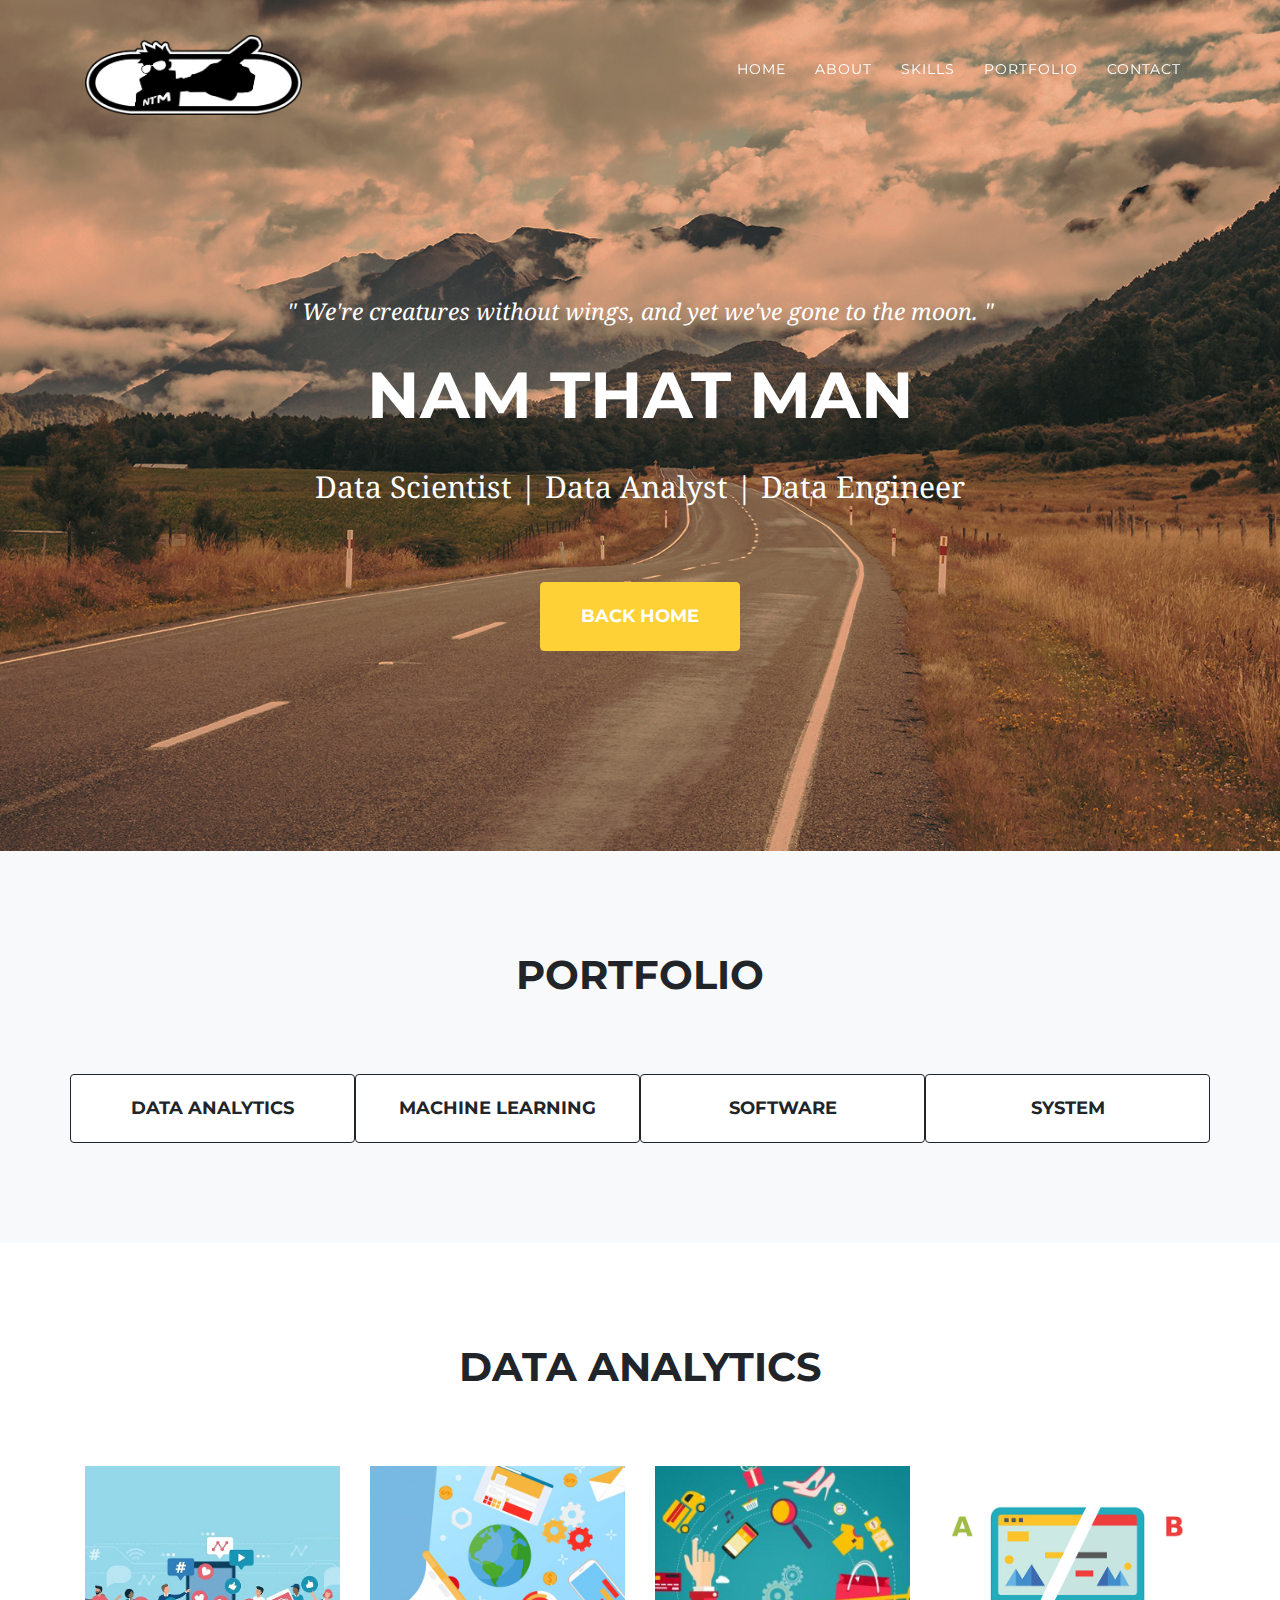
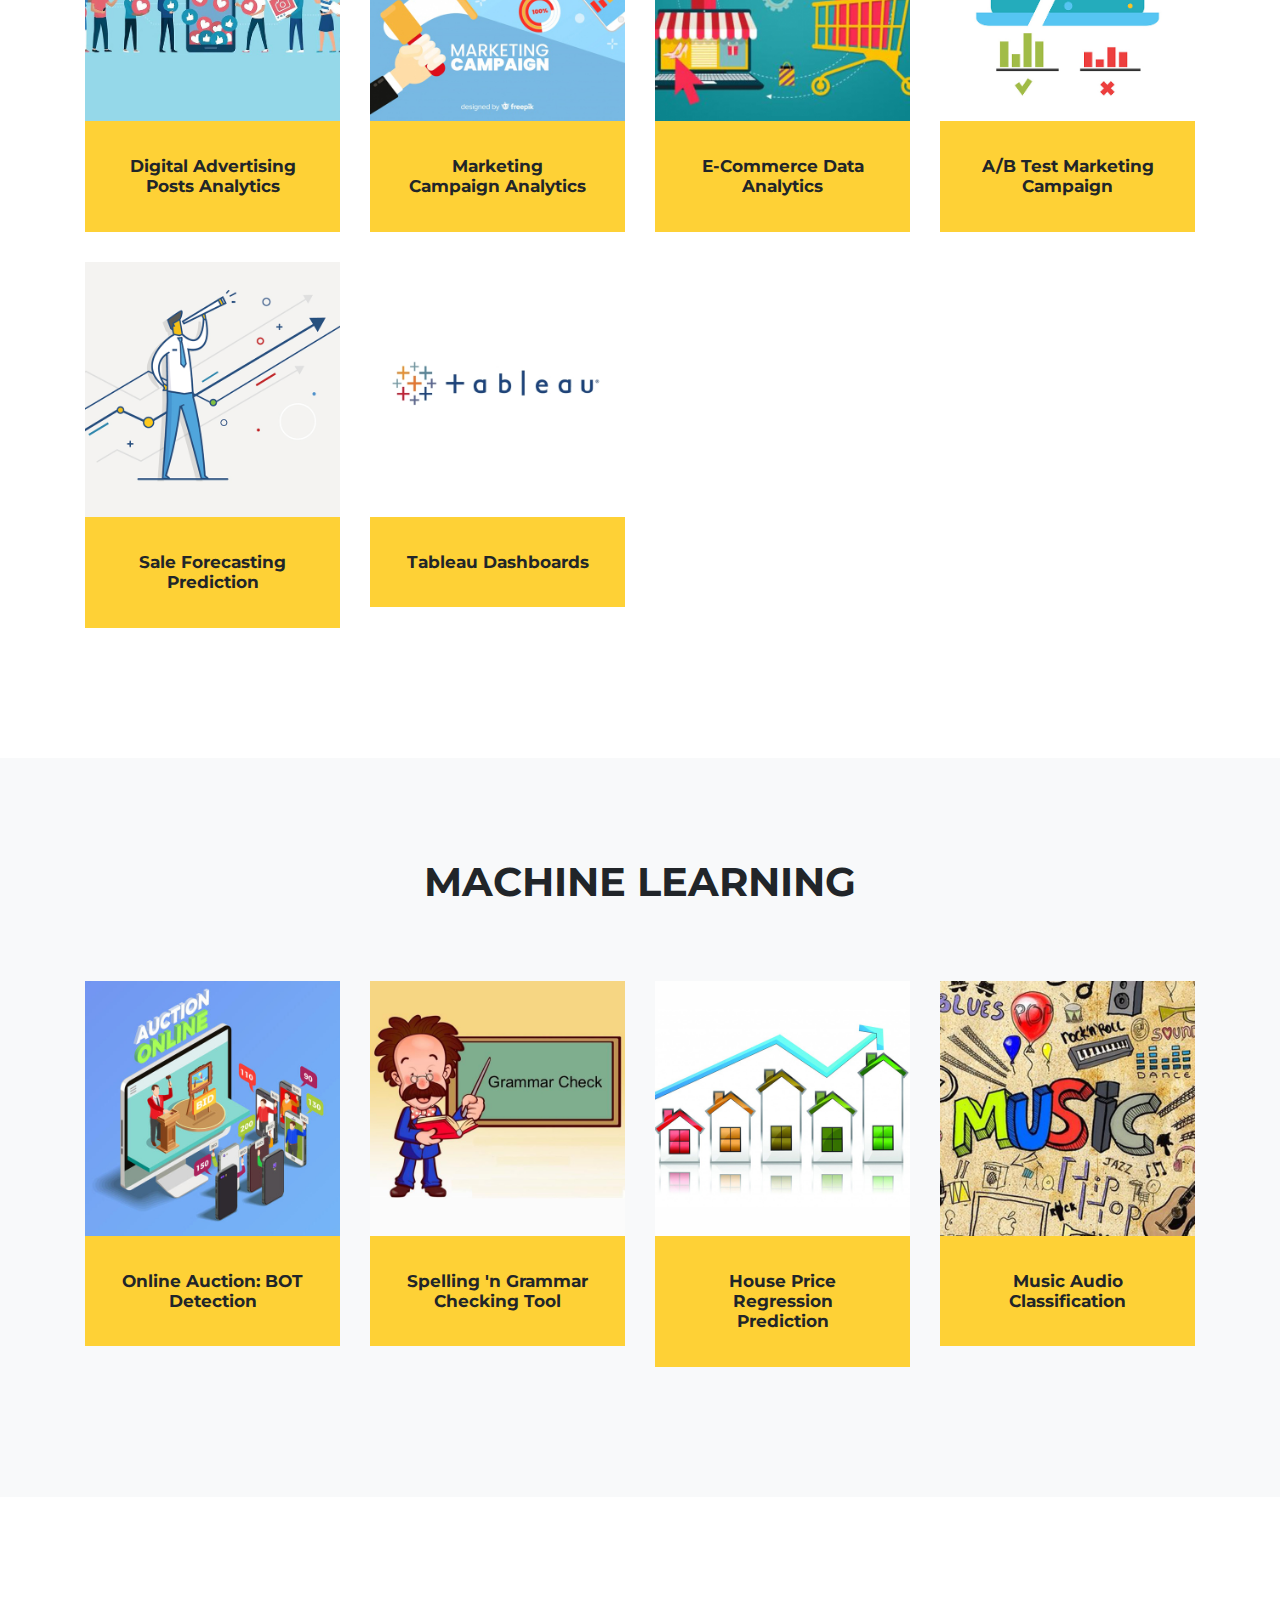
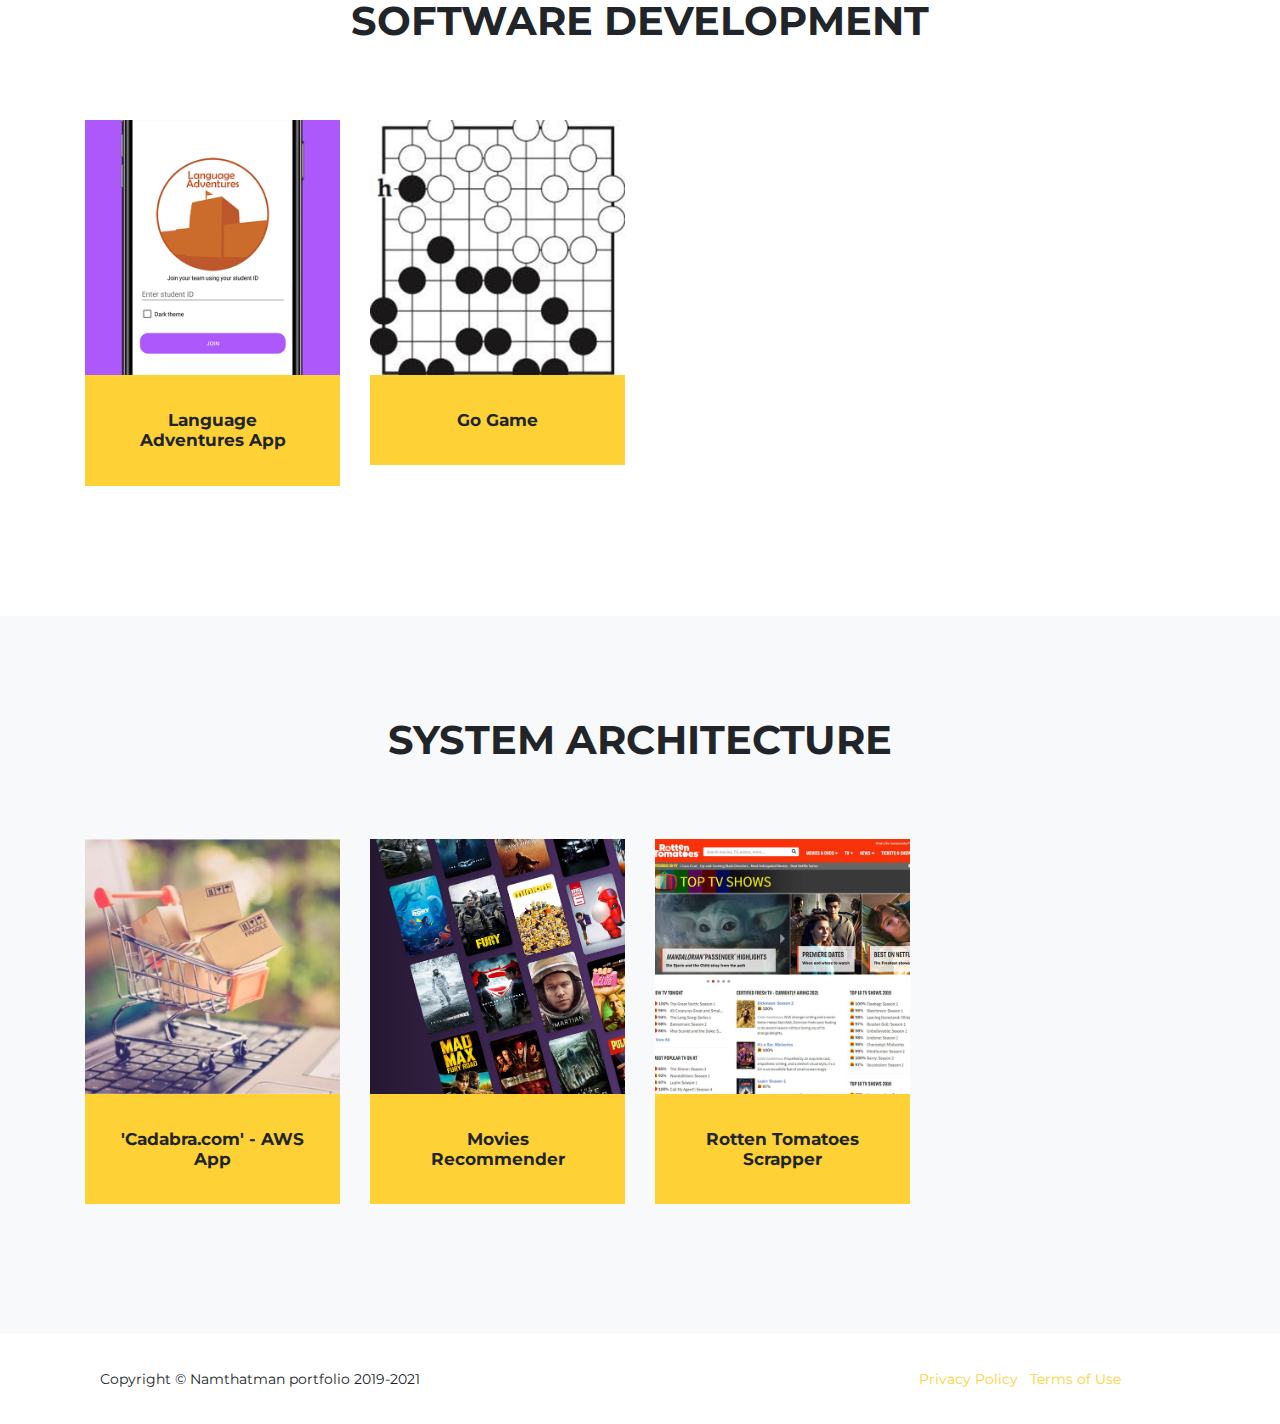
<file: portfolio.html>
<!DOCTYPE html>
<html lang="en">

<head>

  <meta charset="utf-8">
  <meta name="viewport" content="width=device-width, initial-scale=1, shrink-to-fit=no">
  <meta name="description" content="">
  <meta name="author" content="">

  <!-- Site Metas -->
  <title>Portfolio - Namthatman</title>
  <link rel="shortcut icon" href="img\logo\namthatman_mini_stroke.png" type="image/x-icon" />

  <!-- Bootstrap core CSS -->
  <link href="vendor/bootstrap/css/bootstrap.min.css" rel="stylesheet">

  <!-- Custom fonts for this template -->
  <link href="vendor/fontawesome-free/css/all.min.css" rel="stylesheet" type="text/css">
  <link href="https://fonts.googleapis.com/css?family=Montserrat:400,700" rel="stylesheet" type="text/css">
  <link href='https://fonts.googleapis.com/css?family=Kaushan+Script' rel='stylesheet' type='text/css'>
  <link href='https://fonts.googleapis.com/css?family=Droid+Serif:400,700,400italic,700italic' rel='stylesheet' type='text/css'>
  <link href='https://fonts.googleapis.com/css?family=Roboto+Slab:400,100,300,700' rel='stylesheet' type='text/css'>

  <!-- Custom styles for this template -->
  <link href="css/agency.min.css" rel="stylesheet">

</head>

<body id="page-top">
  <div id="fb-root"></div>
  

  <!-- Navigation -->
  <nav class="navbar navbar-expand-lg navbar-dark fixed-top" id="mainNav">
    <div class="container">
      <a class="navbar-brand js-scroll-trigger" href="index.html#page-top">
        <img class="navbar-brand" src="img\logo\namthatman_simple_stroke.png" alt="" />
      </a>
      <button class="navbar-toggler navbar-toggler-right" type="button" data-toggle="collapse" data-target="#navbarResponsive" aria-controls="navbarResponsive" aria-expanded="false" aria-label="Toggle navigation">
        Menu
        <i class="fas fa-bars"></i>
      </button>
      <div class="collapse navbar-collapse" id="navbarResponsive">
        <ul class="navbar-nav text-uppercase ml-auto">
          <li class="nav-item">
            <a class="nav-link js-scroll-trigger" href="index.html#page-top">Home</a>
          </li>
          <li class="nav-item">
            <a class="nav-link js-scroll-trigger" href="index.html#about">About</a>
          </li>
          <li class="nav-item">
            <a class="nav-link js-scroll-trigger" href="index.html#skills">Skills</a>
          </li>
          <li class="nav-item">
            <a class="nav-link js-scroll-trigger" href="#port-nav">portfolio</a>
          </li>
          <li class="nav-item">
            <a class="nav-link js-scroll-trigger" href="index.html#contact">Contact</a>
          </li>
        </ul>
      </div>
    </div>
  </nav>

  <!-- Header -->
  <header class="masthead">
    <div class="container">
      <div class="intro-text">
        <div class="intro-lead-sub">" We're creatures without wings, and yet we've gone to the moon. "</div>
        <div class="intro-heading text-uppercase">NAM THAT MAN</div>
        <div class="intro-lead-in">Data Scientist | Data Analyst | Data Engineer</div>
        <div class="intro-btn">
          <a class="btn btn-primary btn-xl text-uppercase js-scroll-trigger" href="index.html#page-top">Back Home</a>
        </div>
      </div>
    </div>
  </header>

  <!-- Nav-->
  <section class="bg-light page-section" id="port-nav">
    <div class="container">
      <div class="row">
        <div class="col-lg-12 text-center">
          <h2 class="section-heading text-uppercase">Portfolio</h2>
          <h3 class="section-subheading text-muted"></h3>
        </div>
      </div>
      <div class="row text-center">
        <a class="col-lg-3 nav-link js-scroll-trigger btn btn-secondary btn-xl text-uppercase" href="#port-da">Data Analytics</a>
        <a class="col-lg-3 nav-link js-scroll-trigger btn btn-secondary btn-xl text-uppercase" href="#port-ml" target="_blank">Machine Learning</a>
        <a class="col-lg-3 nav-link js-scroll-trigger btn btn-secondary btn-xl text-uppercase" href="#port-sw" target="_blank">Software</a>
        <a class="col-lg-3 nav-link js-scroll-trigger btn btn-secondary btn-xl text-uppercase" href="#port-st" target="_blank">System</a>
      </div>
    </div>
  </section>

  <!-- portfolio 1-->
  <div id="port-da"></div>
  <section class="page-section" id="portfolio">
    <div class="container">
      <div class="row">
        <div class="col-lg-12 text-center">
          <h2 class="section-heading text-uppercase">Data Analytics</h2>
          <h3 class="section-subheading text-muted"></h3>
        </div>
      </div>
      <div class="row">
        <!-- Digital Posts-->
        <div class="col-md-3 col-sm-6 portfolio-item">
          <a class="portfolio-link" data-toggle="modal" href="#portfolioModal5">
            <div class="portfolio-hover">
              <div class="portfolio-hover-content">
                <i class="fas fa-search fa-3x"></i>
              </div>
            </div>
            <img class="img-fluid" src="img\portfolio\digitalpost(impactplus.com).jpg" alt="">
          </a>
          <div class="portfolio-caption">
            <h4>Digital Advertising Posts Analytics</h4>
          </div>
        </div>
        <!-- Marketing Campaign-->
        <div class="col-md-3 col-sm-6 portfolio-item">
          <a class="portfolio-link" data-toggle="modal" href="#portfolioModal8">
            <div class="portfolio-hover">
              <div class="portfolio-hover-content">
                <i class="fas fa-search fa-3x"></i>
              </div>
            </div>
            <img class="img-fluid" src="img\portfolio\marketingcampaign(freepik.com).jpg" alt="">
          </a>
          <div class="portfolio-caption">
            <h4>Marketing Campaign Analytics</h4>
          </div>
        </div>
        <!-- E-Commerce-->
        <div class="col-md-3 col-sm-6 portfolio-item">
          <a class="portfolio-link" data-toggle="modal" href="#portfolioModal9">
            <div class="portfolio-hover">
              <div class="portfolio-hover-content">
                <i class="fas fa-search fa-3x"></i>
              </div>
            </div>
            <img class="img-fluid" src="img\portfolio\e-commerce(idunn.pro).jpg" alt="">
          </a>
          <div class="portfolio-caption">
            <h4>E-Commerce Data Analytics</h4>
          </div>
        </div>
        <!-- A/B Test-->
        <div class="col-md-3 col-sm-6 portfolio-item">
          <a class="portfolio-link" data-toggle="modal" href="#portfolioModal10">
            <div class="portfolio-hover">
              <div class="portfolio-hover-content">
                <i class="fas fa-search fa-3x"></i>
              </div>
            </div>
            <img class="img-fluid" src="img\portfolio\abtest(invespcro.com).jpg" alt="">
          </a>
          <div class="portfolio-caption">
            <h4>A/B Test Marketing Campaign</h4>
          </div>
        </div>
        <!-- Sale Forecasting-->
        <div class="col-md-3 col-sm-6 portfolio-item">
          <a class="portfolio-link" data-toggle="modal" href="#portfolioModal11">
            <div class="portfolio-hover">
              <div class="portfolio-hover-content">
                <i class="fas fa-search fa-3x"></i>
              </div>
            </div>
            <img class="img-fluid" src="img\portfolio\saleforecast(professornerdster.com).jpg" alt="">
          </a>
          <div class="portfolio-caption">
            <h4>Sale Forecasting Prediction</h4>
          </div>
        </div>
        <!-- Tableau Public-->
        <div class="col-md-3 col-sm-6 portfolio-item">
          <a class="portfolio-link" data-toggle="modal" href="#portfolioModal13">
            <div class="portfolio-hover">
              <div class="portfolio-hover-content">
                <i class="fas fa-search fa-3x"></i>
              </div>
            </div>
            <img class="img-fluid" src="img\portfolio\tableaupublic.jpg" alt="">
          </a>
          <div class="portfolio-caption">
            <h4>Tableau Dashboards</h4>
          </div>
        </div>
      </div>
    </div>
  </section>

  <!-- portfolio 2-->
  <div id="port-ml"></div>
  <section class="bg-light page-section" id="portfolio">
    <div class="container">
      <div class="row">
        <div class="col-lg-12 text-center">
          <h2 class="section-heading text-uppercase">Machine Learning</h2>
          <h3 class="section-subheading text-muted"></h3>
        </div>
      </div>
      <div class="row">
        <!-- Online Auction-->
        <div class="col-md-3 col-sm-6 portfolio-item">
          <a class="portfolio-link" data-toggle="modal" href="#portfolioModal1">
            <div class="portfolio-hover">
              <div class="portfolio-hover-content">
                <i class="fas fa-search fa-3x"></i>
              </div>
            </div>
            <img class="img-fluid" src="img\portfolio\onlineauction(blog.aucto.com).jpg" alt="">
          </a>
          <div class="portfolio-caption">
            <h4>Online Auction: BOT Detection</h4>
          </div>
        </div>
        <!-- Spellcheck-->
        <div class="col-md-3 col-sm-6 portfolio-item">
          <a class="portfolio-link" data-toggle="modal" href="#portfolioModal2">
            <div class="portfolio-hover">
              <div class="portfolio-hover-content">
                <i class="fas fa-search fa-3x"></i>
              </div>
            </div>
            <img class="img-fluid" src="img\portfolio\spellcheck(nounplus.net).jpg" alt="">
          </a>
          <div class="portfolio-caption">
            <h4>Spelling 'n Grammar Checking Tool</h4>
          </div>
        </div>
        <!-- House Price-->
        <div class="col-md-3 col-sm-6 portfolio-item">
          <a class="portfolio-link" data-toggle="modal" href="#portfolioModal3">
            <div class="portfolio-hover">
              <div class="portfolio-hover-content">
                <i class="fas fa-search fa-3x"></i>
              </div>
            </div>
            <img class="img-fluid" src="img\portfolio\houseprice(dailyrepublic.com).jpg" alt="">
          </a>
          <div class="portfolio-caption">
            <h4>House Price Regression Prediction</h4>
          </div>
        </div>
        <!-- Music Classification-->
        <div class="col-md-3 col-sm-6 portfolio-item">
          <a class="portfolio-link" data-toggle="modal" href="#portfolioModal6">
            <div class="portfolio-hover">
              <div class="portfolio-hover-content">
                <i class="fas fa-search fa-3x"></i>
              </div>
            </div>
            <img class="img-fluid" src="img\portfolio\music(youth-web.org.uk).jpg" alt="">
          </a>
          <div class="portfolio-caption">
            <h4>Music Audio Classification</h4>
          </div>
        </div>
      </div>
    </div>
  </section>

  <!-- portfolio 3-->
  <div id="port-sw"></div>
  <section class="page-section" id="portfolio">
    <div class="container">
      <div class="row">
        <div class="col-lg-12 text-center">
          <h2 class="section-heading text-uppercase">Software Development</h2>
          <h3 class="section-subheading text-muted"></h3>
        </div>
      </div>
      <div class="row">
        <!-- Language Adventures-->
        <div class="col-md-3 col-sm-6 portfolio-item">
          <a class="portfolio-link" data-toggle="modal" href="#portfolioModal4">
            <div class="portfolio-hover">
              <div class="portfolio-hover-content">
                <i class="fas fa-search fa-3x"></i>
              </div>
            </div>
            <img class="img-fluid" src="img\portfolio\languageadventures.jpg" alt="">
          </a>
          <div class="portfolio-caption">
            <h4>Language Adventures App</h4>
          </div>
        </div>
        <!-- Go Game-->
        <div class="col-md-3 col-sm-6 portfolio-item">
          <a class="portfolio-link" data-toggle="modal" href="#portfolioModal14">
            <div class="portfolio-hover">
              <div class="portfolio-hover-content">
                <i class="fas fa-search fa-3x"></i>
              </div>
            </div>
            <img class="img-fluid" src="img\portfolio\gogame(britgo.org).jpg" alt="">
          </a>
          <div class="portfolio-caption">
            <h4>Go Game</h4>
          </div>
        </div>
      </div>
    </div>
  </section>

  <!-- portfolio 4-->
  <div id="port-st"></div>
  <section class="bg-light page-section" id="portfolio">
    <div class="container">
      <div class="row">
        <div class="col-lg-12 text-center">
          <h2 class="section-heading text-uppercase">System Architecture</h2>
          <h3 class="section-subheading text-muted"></h3>
        </div>
      </div>
      <div class="row">
        <!-- Cadabra.com-->
        <div class="col-md-3 col-sm-6 portfolio-item">
          <a class="portfolio-link" data-toggle="modal" href="#portfolioModal15">
            <div class="portfolio-hover">
              <div class="portfolio-hover-content">
                <i class="fas fa-search fa-3x"></i>
              </div>
            </div>
            <img class="img-fluid" src="img\portfolio\cadabra.jpg" alt="">
          </a>
          <div class="portfolio-caption">
            <h4>'Cadabra.com' - AWS App</h4>
          </div>
        </div>
        <!-- Recommender System-->
        <div class="col-md-3 col-sm-6 portfolio-item">
          <a class="portfolio-link" data-toggle="modal" href="#portfolioModal7">
            <div class="portfolio-hover">
              <div class="portfolio-hover-content">
                <i class="fas fa-search fa-3x"></i>
              </div>
            </div>
            <img class="img-fluid" src="img\portfolio\recsys(movix.ai).jpg" alt="">
          </a>
          <div class="portfolio-caption">
            <h4>Movies Recommender</h4>
          </div>
        </div>
        <!-- Rotten Tomatoes-->
        <div class="col-md-3 col-sm-6 portfolio-item">
          <a class="portfolio-link" data-toggle="modal" href="#portfolioModal12">
            <div class="portfolio-hover">
              <div class="portfolio-hover-content">
                <i class="fas fa-search fa-3x"></i>
              </div>
            </div>
            <img class="img-fluid" src="img\portfolio\rottentomatoes(rottentomatoes.com).jpg" alt="">
          </a>
          <div class="portfolio-caption">
            <h4>Rotten Tomatoes Scrapper</h4>
          </div>
        </div>
      </div>
    </div>
  </section>

  <!-- Footer -->
  <footer class="footer">
    <div class="container">
      <div class="row align-items-center">
        <div class="col-md-4">
          <span class="copyright">Copyright &copy; Namthatman portfolio 2019-2021</span>
        </div>
        <div class="col-md-4">
          
        </div>
        <div class="col-md-4">
          <ul class="list-inline quicklinks">
            <li class="list-inline-item">
              <a href="#">Privacy Policy</a>
            </li>
            <li class="list-inline-item">
              <a href="#">Terms of Use</a>
            </li>
          </ul>
        </div>
      </div>
    </div>
  </footer>

  <!-- portfolio Modals -->

  <!-- Modal 1 -->
  <div class="portfolio-modal modal fade" id="portfolioModal1" tabindex="-1" role="dialog" aria-hidden="true">
    <div class="modal-dialog">
      <div class="modal-content">
        <div class="close-modal" data-dismiss="modal">
          <div class="lr">
            <div class="rl"></div>
          </div>
        </div>
        <div class="container">
          <div class="row">
            <div class="col-lg-8 mx-auto">
              <div class="modal-body">
                <!-- Project Details Go Here -->
                <h2 class="text-uppercase">Online Auction: BOT Detection</h2>
                <img class="col-lg-6 img-fluid d-block mx-auto" src="img\portfolio\onlineauction(blog.aucto.com).jpg" title="image source: blog.aucto.com">
                <div class="sk-text">
                  <p>I was tasked to chase down robots for an online auction site. Human bidders on the site are becoming increasingly frustrated with their inability to win auctions 
                    vs. their software-controlled counterparts. As a result, usage from the site's core customer base is plummeting.</p>
                  <p>In order to rebuild customer happiness, the site owners need to eliminate computer-generated bidding from their auctions. The goal of this project is to identify 
                    online auction bids that are placed by 'robots', helping the site owners easily flag these users for removal from their site to prevent unfair auction activity.</p>
                  <p><br><b>APPROACH BREAKDOWN</b></p>
                  <p>My approach to identify these bids included:</p>
                  <ul class="list-inline project-detail">
                    <li>1. EDA and Data Imputation: check missing values and fill them with medians.</li>
                    <li>2. Data Manipulation: change data type, feature engineering, generate new features, turn categorical data into dummy/integer variable.</li>
                    <li>3. Apply machine learning models to predict bots.</li>
                  </ul>
                  <p>The machine learning models I used were: Logistic Regression, Random Forest, Gbtree, Xgboost, Lightgbm.</p>
                  <p>The most useful features I identified were:</p>
                  <ul class="list-inline project-detail">
                    <li>1. bid frequency over short periods of time.</li>
                    <li>2. average number of bids a user made per auction.</li>
                    <li>3. the entropy for how many bids a user placed on each day of the week.</li>
                    <li>4. maximum number of bids in a 20 min span.</li>
                    <li>5. total number of bids placed by the user.</li>
                    <li>6. minimum and median times between a user's bid and the previous bid by another user in the same auction.</li>
                    <li>7. median delta-time from the last bid until the end of the auction.</li>
                    <li>8. IPs used by a bidder which were also used by another user which was a bot.</li>
                    <li>9. total used IPs, the most used IP, the least used IP, etc.</li>
                  </ul>
                </div>
                <a class="btn btn-third" type="button" target="_blank" href="https://github.com/namthatman/Data-Science/tree/master/Facebook%20Auction%20Human%20or%20Bot">
                  <i class="fab fa-github"></i>
                  Source Code</a>
              </div>
            </div>
          </div>
        </div>
      </div>
    </div>
  </div>

  <!-- Modal 2 -->
  <div class="portfolio-modal modal fade" id="portfolioModal2" tabindex="-1" role="dialog" aria-hidden="true">
    <div class="modal-dialog">
      <div class="modal-content">
        <div class="close-modal" data-dismiss="modal">
          <div class="lr">
            <div class="rl"></div>
          </div>
        </div>
        <div class="container">
          <div class="row">
            <div class="col-lg-8 mx-auto">
              <div class="modal-body">
                <!-- Project Details Go Here -->
                <h2 class="text-uppercase">Spelling 'n Grammar Checker Tool</h2>
                <img class="col-lg-6 img-fluid d-block mx-auto" src="img\portfolio\spellcheck(nounplus.net).jpg" title="image source: nounplus.net">
                <div class="sk-text"> 
                  <p>Nowadays, correction of grammatical errors is a common topic, and there are many tools available for checking spelling/grammatical errors 
                    in English, Spanish or Russian. In term of Vietnamese, there is not any tool and research for handling this topic.</p>
                  <p>Vietnamese is not easy to learn and very complicated, even both Vietnamese locals and Vietnamese learners usually make spelling/grammatical 
                    errors in the text. There are several types of error, such as spelling mistakes, using wrong words.</p>
                  <p>This project is my attempt at building a tool using machine learning to detect and fix spelling/grammatical errors in Vietnamese. This is 
                    the most challenging project I have ever done.</p>
                  <p><br><b>APPROACH BREAKDOWN</b></p>
                  <p>Approach to build dataset:</p>
                  <ul class="list-inline project-detail">
                    <li>1. Dataset of error-free sentences: web scraping from multiple open websites, news, blogs in Vietnamese.</li>
                    <li>2. Dataset of error sentences: producing noises (remove, insert, replace, swap letters/words) on error-free sentences to create a dataset of errors.</li>
                  </ul>
                  <p>First Approach:</p>
                  <ul class="list-inline project-detail">
                    <li>1. Idea: treat the problem as a regression prediction problem. The input is a sentence that is error-free or errors, while the output is the error rate.</li>
                    <li>2. Data Manipulation: calculate the error rates, perform data cleaning for texts, tokenization.</li>
                    <li>3. Train machine learning model on a pretrained PhoBert.</li>
                    <li>4. Predict the error rate of sentences.</li>
                  </ul>
                  <p>Second Approach:</p>
                  <ul class="list-inline project-detail">
                    <li>1. Idea: treat the problem as a text translation problem. The input is one sentence with errors, while the output is the correct/error-free sentence.</li>
                    <li>2. Data Manipulation: perform data cleaning for texts, tokenization.</li>
                    <li>3. Train machine learning model on a pretrained T5.</li>
                    <li>4. Translate an error sentence to its correct form.</li>
                  </ul>
                </div>
                <a class="btn btn-third" type="button" target="_blank" href="https://github.com/namthatman/Spell-Check-Service">
                  <i class="fab fa-github"></i>
                  Source Code</a>
              </div>
            </div>
          </div>
        </div>
      </div>
    </div>
  </div>

  <!-- Modal 3 -->
  <div class="portfolio-modal modal fade" id="portfolioModal3" tabindex="-1" role="dialog" aria-hidden="true">
    <div class="modal-dialog">
      <div class="modal-content">
        <div class="close-modal" data-dismiss="modal">
          <div class="lr">
            <div class="rl"></div>
          </div>
        </div>
        <div class="container">
          <div class="row">
            <div class="col-lg-8 mx-auto">
              <div class="modal-body">
                <!-- Project Details Go Here -->
                <h2 class="text-uppercase">House Price Regression Prediction</h2>
                <img class="col-lg-6 img-fluid d-block mx-auto" src="img\portfolio\houseprice(dailyrepublic.com).jpg" title="image source: dailyrepublic.com">
                <div class="sk-text"> 
                  <p>Ask a home buyer to describe their dream house, and they probably won't begin with the height of the basement ceiling 
                  or the proximity to an east-west railroad. They might describe how many bedrooms, where it locates, the house age. Based 
                  on those criteria, we might want to know the approximate how much that much may cost.</p>
                  <p><br><b>APPROACH BREAKDOWN</b></p>
                  <p>Approach to Regression Prediction:</p>
                  <ul class="list-inline project-detail">
                    <li>1. EDA and Data Imputation: check missing values and fill them with medians.</li>
                    <li>2. Data Visualization: plot feature distribution.</li>
                    <li>3. Data Manipulation: change data types, apply statistic models, create new features, turn categorical data into dummy/integer variables.</li>
                    <li>4. Apply machine learning models to predict house price.</li>
                  </ul>
                  <p>The machine learning models I used were: Lasso, Elastic Net, Support Vector Regression, Gbtree, Xgboost, Lightgbm.</p>
                  <p>The report is built to answer the following business questions:</p>
                  <ul class="list-inline project-detail">
                    <li>1. Do we know which features affect the house price most by visualing on graph only and by ML/DL models?</li>
                    <li>2. Can we predict closely to the house price?</li>
                    <li>3. What should we do to have better accuracy in the future, by improving data quality or improving ML/DL algorithms?</li>
                  </ul>
                </div>
                <a class="btn btn-third" type="button" target="_blank" href="https://github.com/namthatman/Data-Science/tree/master/House%20Prices%20Advanced%20Regression%20Techniques">
                  <i class="fab fa-github"></i>
                  Source Code</a>
              </div>
            </div>
          </div>
        </div>
      </div>
    </div>
  </div>

  <!-- Modal 4 -->
  <div class="portfolio-modal modal fade" id="portfolioModal4" tabindex="-1" role="dialog" aria-hidden="true">
    <div class="modal-dialog">
      <div class="modal-content">
        <div class="close-modal" data-dismiss="modal">
          <div class="lr">
            <div class="rl"></div>
          </div>
        </div>
        <div class="container">
          <div class="row">
            <div class="col-lg-8 mx-auto">
              <div class="modal-body">
                <!-- Project Details Go Here -->
                <h2 class="text-uppercase">Language Adventures App</h2>
                <div class="row text-center">
                  <div class="col-lg-12 mx-auto my-auto">
                      <iframe width="720" height="405" src="https://www.youtube.com/embed/H3Cnpz3qWoQ" frameborder="0" allow="accelerometer; autoplay; encrypted-media; gyroscope; picture-in-picture" allowfullscreen></iframe>
                  </div>  
                </div>
                <div class="sk-text">
                  <p>Language Adventures is a story-based scavenger-hunt game system that is comprised of a mobile application and a web application.</p>
                  <p>I worked on this project with 5 other teammates as a Scrum team at the university. I was the team leader, who was responsible for 
                    conducting research on the technology, and participated in the whole software development process from design to implementation and delivery. 
                    I developed software functionalities on the mobile application to ensure the user journey is not interrupted. Collaborating with peers to 
                    perform error analysis and make improvement based on feedback from client and end-users.</p>
                  <p><br><b>PROJECT BREAKDOWN</b></p>
                  <p><b>Mobile Application</b></p>
                  <ul class="list-inline project-detail">
                    <li>Users of the mobile application are the players, and will be presented with snippets of a story. The players will form teams and need to 
                      move around in the real world to reach special story-related locations which will unlock the next part of the story. Players are presented 
                      with challenges at specific story-points in the adventure. The Language Adventures mobile app has the capability to house many different stories.</li>
                  </ul>
                  <p><b>Website Application</b></p>
                  <ul class="list-inline project-detail">
                    <li>Users of the website application are the game masters. The game masters monitor and assist the players (users of the mobile application). 
                      The website application allows the game master to see location of any of the currently playing teams and send messages to them. The 
                      website will also control the creation of teams and stories.</li>
                  </ul>
                  <p><b>The Technologies:</b></p>
                  <ul class="list-inline project-detail">
                    <li>1. Mobile application, written in C# and using the Xamarin platform, specifically Xamarin forms to allow cross-platform.</li>
                    <li>2. Website application and the Web API. The Web API facilitates communication between the database and applications. Both Web API and website are written in C#. The Web API uses the ASP.NET framework. The Website application uses the .NET core framework.</li>
                  </ul>
                  <p><b>The MVP:</b></p>
                  <div class="row text-center">
                    <div class="col-lg-12 mx-auto my-auto">
                        <iframe width="720" height="405" src="https://www.youtube.com/embed/JX0TCIxDw9k" frameborder="0" allow="accelerometer; autoplay; encrypted-media; gyroscope; picture-in-picture" allowfullscreen></iframe>
                    </div>    
                  </div>
                </div>
                <a class="btn btn-third" type="button" target="_blank" href="https://github.com/MOTHS-UQ/Language-Adventures">
                  <i class="fab fa-github"></i>
                  Source Code</a>
              </div>
            </div>
          </div>
        </div>
      </div>
    </div>
  </div>

  <!-- Modal 5 -->
  <div class="portfolio-modal modal fade" id="portfolioModal5" tabindex="-1" role="dialog" aria-hidden="true">
    <div class="modal-dialog">
      <div class="modal-content">
        <div class="close-modal" data-dismiss="modal">
          <div class="lr">
            <div class="rl"></div>
          </div>
        </div>
        <div class="container">
          <div class="row">
            <div class="col-lg-8 mx-auto">
              <div class="modal-body">
                <!-- Project Details Go Here -->
                <h2 class="text-uppercase">Digital Advertising Posts Analytics</h2>
                <img class="col-lg-6 img-fluid d-block mx-auto" src="img\portfolio\digitalpost(impactplus.com).jpg" title="image source: impactplus.com">
                <div class="sk-text">
                  <p>This is a post dataset that contains 59 posts occurring between 2018-01-12 and 2020-10-28 for a marketing agency. The company mainly does digital advertising. 
                    Many customers of the company are small-to-middle promising brands. We will extract the insights by analyzing many factors that influence the performance of 
                    these posts such as Reach, Impression, Like, Comment, Share, etc.</p>
                  <p><br><b>APPROACH BREAKDOWN</b></p>
                  <p>Approach to Post Analysis:</p>
                  <ul class="list-inline project-detail">
                    <li>1. EDA and Data Imputation: check missing values and fill them with medians.</li>
                    <li>2. Data Manipulation: format date, extract new features such as day, month, hour, day of week.</li>
                    <li>3. Data Visualization: plot feature distribution.</li>
                    <li>4. Compare the values and conclude the insights.</li>
                  </ul>
                  <p>The report is built to answer the following business questions:</p>
                  <ul class="list-inline project-detail">
                    <li>1. Which is the top 5 most Reach / Impression / Engagement posts?</li>
                    <li>2. What is the Impression / Engagement performance over 24h day?</li>
                    <li>3. What is the Impression / Engagement performance over a 7-day week?</li>
                    <li>4. What is the Impression / Engagement performance over a 12-month year?</li>
                    <li>5. What is the relationship between Impression and Engagement?</li>
                    <li>6. How do the literature factors such as Keywords, Phrases, Hashtags affect the Impression / Engagement?</li>
                    <li>7. Which type of content (text, image, video) has better performance?</li>
                  </ul>
                </div>
                <a class="btn btn-third" type="button" target="_blank" href="https://github.com/namthatman/Data-Analytics/tree/main/Digital%20Advertising%20Posts%20Analysis">
                  <i class="fab fa-github"></i>
                  Source Code</a>
              </div>
            </div>
          </div>
        </div>
      </div>
    </div>
  </div>

  <!-- Modal 6 -->
  <div class="portfolio-modal modal fade" id="portfolioModal6" tabindex="-1" role="dialog" aria-hidden="true">
    <div class="modal-dialog">
      <div class="modal-content">
        <div class="close-modal" data-dismiss="modal">
          <div class="lr">
            <div class="rl"></div>
          </div>
        </div>
        <div class="container">
          <div class="row">
            <div class="col-lg-8 mx-auto">
              <div class="modal-body">
                <!-- Project Details Go Here -->
                <h2 class="text-uppercase">Music Audio Classification</h2>
                <img class="col-lg-6 img-fluid d-block mx-auto" src="img\portfolio\music(youth-web.org.uk).jpg" title="image source: youth-web.org.uk">
                <div class="sk-text"> 
                  <p>In this project, I developed a machine learning tool for classifying music audio into different genres. I built 2 
                    different tools from 2 machine learning approaches and then compared their performances.</p>
                  <p>The dataset consists of 1000 audio tracks each 30 seconds long. It contains 10 music genres, each 
                    represented by 100 tracks. The tracks are all 22050Hz Mono 16-bit audio files in .wav format.</p>
                  <p><br><b>APPROACH BREAKDOWN</b></p>
                  <p>First Approach:</p>
                  <ul class="list-inline project-detail">
                    <li>1. Library: Librosa, Keras.</li>
                    <li>2. Extract audio features including RMS, waveform chromagram, spectral centroid, bandwidth, roll-off frequency, zero-crossing rate, MFCCs.</li>
                    <li>3. Store features into dataset for train.</li>
                    <li>4. Apply artificial neural network (ANN) model to train the classifier.</li>
                  </ul>
                  <p>Second Approach:</p>
                  <ul class="list-inline project-detail">
                    <li>1. Library: Librosa, Keras.</li>
                    <li>2. Extract Mel-scaled spectrogram images from audio.</li>
                    <li>3. Prepare dataset with image data generator.</li>
                    <li>4. Apply convolutional neural network (CNN) model to train the classifier.</li>
                  </ul>
                </div>
                <a class="btn btn-third" type="button" target="_blank" href="https://github.com/namthatman/Data-Science/tree/master/Music%20Audio%20Classification">
                  <i class="fab fa-github"></i>
                  Source Code</a>
              </div>
            </div>
          </div>
        </div>
      </div>
    </div>
  </div>

  <!-- Modal 7 -->
  <div class="portfolio-modal modal fade" id="portfolioModal7" tabindex="-1" role="dialog" aria-hidden="true">
    <div class="modal-dialog">
      <div class="modal-content">
        <div class="close-modal" data-dismiss="modal">
          <div class="lr">
            <div class="rl"></div>
          </div>
        </div>
        <div class="container">
          <div class="row">
            <div class="col-lg-8 mx-auto">
              <div class="modal-body">
                <!-- Project Details Go Here -->
                <h2 class="text-uppercase">Movies Recommender System</h2>
                <img class="col-lg-6 img-fluid d-block mx-auto" src="img\portfolio\recsys(movix.ai).jpg" title="image source: movix.ai">
                <div class="sk-text">
                  <p>This is a project about a movies recommender system, which replicates the industry use case. I developed this recommender system 
                    when I practiced the multiple concepts and techniques of recommendation. The system is well organized and allows customization on 
                    various supportive algorithms/filterings, which you can easily modify and apply in different use cases or objectives 
                    (e.g. movies, books, shopping items, music, video games, etc).</p>
                  <p><br><b>PROJECT BREAKDOWN</b></p>
                  <p>Recommender metrics: RMSE, MAE, HR, CHR, ARHR, Coverage, Diversity, Novelty.</p>
                  <p>Recommender similarity score: Cosine, Multi-dimensional Cosine, Adjusted Cosine, Time Similarity, Mean Squared Difference, Pearson, Jaccard, Spearman Rank Correlation.</p>
                  <p>Recommender filters:</p>
                  <ul class="list-inline project-detail">
                    <li>1. Content-based filtering.</li>
                    <li>2. Collaborative neighborhood-based filtering: user-based, item-based.</li>
                    <li>3. Matrix factorization filtering: PCA, SVD.</li>
                    <li>4. Neural network filtering: RBM, AutoEncoder, RNN.</li>
                  </ul>
                </div>
                <a class="btn btn-third" type="button" target="_blank" href="https://github.com/namthatman/Recommender-System">
                  <i class="fab fa-github"></i>
                  Source Code</a>
              </div>
            </div>
          </div>
        </div>
      </div>
    </div>
  </div>

  <!-- Modal 8 -->
  <div class="portfolio-modal modal fade" id="portfolioModal8" tabindex="-1" role="dialog" aria-hidden="true">
    <div class="modal-dialog">
      <div class="modal-content">
        <div class="close-modal" data-dismiss="modal">
          <div class="lr">
            <div class="rl"></div>
          </div>
        </div>
        <div class="container">
          <div class="row">
            <div class="col-lg-8 mx-auto">
              <div class="modal-body">
                <!-- Project Details Go Here -->
                <h2 class="text-uppercase">Marketing Campaign Analytics</h2>
                <img class="col-lg-6 img-fluid d-block mx-auto" src="img\portfolio\marketingcampaign(freepik.com).jpg" title="image source: freepik">
                <div class="sk-text">
                  <p>The first campaign aims to acquire and retain users, convert them into frequent users of MoMo, an online wallet platform. 
                    Could we evaluate the performance of the campaign? Is there any interesting pattern in the data? And finally can we do anything about the secret we just found?</p>
                  <p>The second campaign aims to know if the different MoMo ages have different serviceId cluster, and how we do cross-sale to customers.</p>
                  <p><br><b>APPROACH BREAKDOWN</b></p>
                  <p>The report is built to answer the following business questions for the first campaign:</p>
                  <ul class="list-inline project-detail">
                    <li>1. What is the ratio of churn and retain customers?</li>
                    <li>2. Which shops drive the most customers?</li>
                    <li>3. Which location customers are more likely to retain?</li>
                    <li>4. Which shops have the highest retention rate?</li>
                    <li>5. Which shops inherited both characteristics from Super Market and Convenience Store?</li>
                    <li>6. Which combination of features derives the insights from customers' Status?</li>
                    <li>7. What are the unnecessary features that we can remove?</li>
                    <li>8. What are the important features for prediction capability?</li>
                    <li>9. Whether using SHAP will help us realize how variables impact customer' Status?</li>
                  </ul>
                  <p>The report is built to answer the following business questions for the second campaign:</p>
                  <ul class="list-inline project-detail">
                    <li>1. Whether users of different MoMo ages have different serviceId cluster?</li>
                    <li>2. Which serviceId we can cross-sales to users?</li>
                  </ul>
                </div>
                <a class="btn btn-third" type="button" target="_blank" href="https://github.com/namthatman/Data-Analytics/tree/main/Momo's%20Campaign%20Analysis">
                  <i class="fab fa-github"></i>
                  Source Code</a>
              </div>
            </div>
          </div>
        </div>
      </div>
    </div>
  </div>

  <!-- Modal 9 -->
  <div class="portfolio-modal modal fade" id="portfolioModal9" tabindex="-1" role="dialog" aria-hidden="true">
    <div class="modal-dialog">
      <div class="modal-content">
        <div class="close-modal" data-dismiss="modal">
          <div class="lr">
            <div class="rl"></div>
          </div>
        </div>
        <div class="container">
          <div class="row">
            <div class="col-lg-8 mx-auto">
              <div class="modal-body">
                <!-- Project Details Go Here -->
                <h2 class="text-uppercase">E-Commerce Data Analytics</h2>
                <img class="col-lg-6 img-fluid d-block mx-auto" src="img\portfolio\e-commerce(idunn.pro).jpg" title="image source: idunn.pro">
                <div class="sk-text">
                  <p>This is a transnational data set that has information of 100k orders from 2016 to 2018 made at multiple marketplaces in Brazil. 
                    Its features allow viewing an order from multiple dimensions: from order status, price, payment and freight performance to customer 
                    location, product attributes and finally reviews written by customers.</p>
                  <p><br><b>APPROACH BREAKDOWN</b></p>
                  <p>Approach to E-Commerce Analytics:</p>
                  <ul class="list-inline project-detail">
                    <li>Data cleaning and Feature engineering: remove outliers, extract new features from InvoiceDate such as date, day, month, year, hour, day of week.</li>
                  </ul>
                  <p>The report is built to answer the following business questions:</p>
                  <ul class="list-inline project-detail">
                    <li>1. Who, customerID, bring most revenue?</li>
                    <li>2. Who, customerID, buy most in term of quantity?</li>
                    <li>3. Who, customerID, is likely to return the product?</li>
                    <li>4. Which item is bought most and least?</li>
                    <li>5. Which country bring most revenue in total and average?</li>
                    <li>6. Which month we sell out most and least?</li>
                    <li>7. What time people tend to buy our product?</li>
                    <li>8. Which day of a week people tend to visit and purchase stuff?</li>
                    <li>9. Are there any relationship between Repeat Customers and All Customers over a year?</li>
                    <li>10. What is the most trending of some items?</li>
                    <li>11. Top 10 Reordered Items?</li>
                    <li>12. What is the Mall's Cancellation Rate?</li>
                    <li>13. The revenue comes from repeat items or 1 items per month?</li>
                    <li>14. What is the frequent itemsets? By applying Association Rule to understand market basket?</li>
                    <li>15. How many customer types, based on RFM model?</li>
                    <li>16. How to understand customer acquisition from marketing campaign, by conducting Cohort analysis?</li>
                  </ul>
                </div>
                <a class="btn btn-third" type="button" target="_blank" href="https://github.com/namthatman/Data-Analytics/tree/main/Brazilian%20E-Commerce%20Analysis">
                  <i class="fab fa-github"></i>
                  Source Code</a>
              </div>
            </div>
          </div>
        </div>
      </div>
    </div>
  </div>

  <!-- Modal 10 -->
  <div class="portfolio-modal modal fade" id="portfolioModal10" tabindex="-1" role="dialog" aria-hidden="true">
    <div class="modal-dialog">
      <div class="modal-content">
        <div class="close-modal" data-dismiss="modal">
          <div class="lr">
            <div class="rl"></div>
          </div>
        </div>
        <div class="container">
          <div class="row">
            <div class="col-lg-8 mx-auto">
              <div class="modal-body">
                <!-- Project Details Go Here -->
                <h2 class="text-uppercase">A/B Test Marketing Campaign</h2>
                <img class="col-lg-6 img-fluid d-block mx-auto" src="img\portfolio\abtest(invespcro.com).jpg" title="image source: invespcro">
                <div class="sk-text"> 
                  <p>A fast food chain plans to add a new item to its menu, however between 3 possible marketing campaigns they undecided the one 
                    that might bring the greatest effect on sales. Some basic data we have is MarketID, Market Size, Location, Store Age, Promotion, 
                    Week, Sales. We will find figure out which promotion/campaign is the best in this case.</p>
                  <p><br><b>APPROACH BREAKDOWN</b></p>
                  <p>Approach to A/B Test:</p>
                  <ul class="list-inline project-detail">
                    <li>1. EDA and Data Imputation: check missing values and fill them with medians.</li>
                    <li>2. Data Visualization: plot feature distribution.</li>
                    <li>3. Performing A/B Test, by applying ANOVA(F-Test), Z-Test to point out the best campaign among 3.</li>
                    <li>4. Applying machine learning model to extract important features from the dataset.</li>
                  </ul>
                  <p>The report is built to answer the following business questions:</p>
                  <ul class="list-inline project-detail">
                    <li>1. What is the sale in each MarketID?</li>
                    <li>2. What is the sale in each MarketSize?</li>
                    <li>3. What is the interesting points in sale from each pair of MarketID and MarketSize?</li>
                    <li>4. What is the relationship between MarketSize and Store Age?</li>
                    <li>5. How Promotions derived from MarketSize have effect on Sales?</li>
                    <li>6. The longer we run the campaign, the more revenue it come?</li>
                  </ul>
                </div>
                <a class="btn btn-third" type="button" target="_blank" href="https://github.com/namthatman/Data-Analytics/tree/main/AB%20Test%20On%20Marketing%20Campaign">
                  <i class="fab fa-github"></i>
                  Source Code</a>
              </div>
            </div>
          </div>
        </div>
      </div>
    </div>
  </div>

  <!-- Modal 11 -->
  <div class="portfolio-modal modal fade" id="portfolioModal11" tabindex="-1" role="dialog" aria-hidden="true">
    <div class="modal-dialog">
      <div class="modal-content">
        <div class="close-modal" data-dismiss="modal">
          <div class="lr">
            <div class="rl"></div>
          </div>
        </div>
        <div class="container">
          <div class="row">
            <div class="col-lg-8 mx-auto">
              <div class="modal-body">
                <!-- Project Details Go Here -->
                <h2 class="text-uppercase">Sale Forecasting Prediction</h2>
                <img class="col-lg-6 img-fluid d-block mx-auto" src="img\portfolio\saleforecast(professornerdster.com).jpg" title="image source: professornerdster.com">
                <div class="sk-text"> 
                  <p>Rossmann operates over 3,000 drug stores in 7 European countries. Store sales are influenced by many factors, including promotions, competition, 
                    school and state holidays, seasonality, and locality. Currently, Rossmann store managers are tasked with predicting their daily sales for up to six weeks in advance.</p>
                  <p><br><b>APPROACH BREAKDOWN</b></p>
                  <p>Approach to Sale Forecasting:</p>
                  <ul class="list-inline project-detail">
                    <li>1. EDA and Data Imputation: check missing values and fill them with medians.</li>
                    <li>2. Data Visualization: plot feature distribution and ECDF.</li>
                    <li>3. Data Manipulation: change data types, impute data, create new features.</li>
                    <li>4. Apply ARIMA, Prophet Facebook and other traditional machine learning models to extract insights.</li>
                  </ul>
                  <p>The report is built to answer the following business questions:</p>
                  <ul class="list-inline project-detail">
                    <li>1. What is the sale trend over time?</li>
                    <li>2. What is the number of customers come to stores across a week / month / year?</li>
                    <li>3. What is the number of sales of stores across a week / month / year?</li>
                    <li>4. Does promotion has positive influences on the number of customers coming to stores and revenue overall?</li>
                    <li>5. What is the sale on holidays vs non-holiday?</li>
                    <li>6. Determine how significant features influence on sale?</li>
                    <li>7. Can we closely predict the sale for the following months?</li>
                  </ul>
                </div>
                <a class="btn btn-third" type="button" target="_blank" href="https://github.com/namthatman/Data-Analytics/tree/main/Rossmann's%20Sale%20Forecasting">
                  <i class="fab fa-github"></i>
                  Source Code</a>
              </div>
            </div>
          </div>
        </div>
      </div>
    </div>
  </div>

  <!-- Modal 12 -->
  <div class="portfolio-modal modal fade" id="portfolioModal12" tabindex="-1" role="dialog" aria-hidden="true">
    <div class="modal-dialog">
      <div class="modal-content">
        <div class="close-modal" data-dismiss="modal">
          <div class="lr">
            <div class="rl"></div>
          </div>
        </div>
        <div class="container">
          <div class="row">
            <div class="col-lg-8 mx-auto">
              <div class="modal-body">
                <!-- Project Details Go Here -->
                <h2 class="text-uppercase">Scrapper: Rotten Tomatoes</h2>
                <img class="col-lg-6 img-fluid d-block mx-auto" src="img\portfolio\rottentomatoes(rottentomatoes.com).jpg" title="image source: rottentomatoes.com">
                <div class="sk-text"> 
                  <p>Are you tired of manually copying and pasting values in a spreadsheet? Do you want to learn how to obtain interesting, real-time and even rare 
                    information from the internet with a simple script? When it comes to data science – more and more data comes from external sources, thus knowing 
                    how to extract and structure that data quickly is an essential skill that will set you apart in the job market.</p>
                  <p><br><b>APPROACH BREAKDOWN</b></p>
                  <p>Approach to Web Scraping:</p>
                  <ul class="list-inline project-detail">
                    <li>1. Choose Library: BeautifulSoul.</li>
                    <li>2. Find an element containing all data.</li>
                    <li>3. Extract the desired data from the web page.</li>
                    <li>4. Data Manipulation: clean data, fill missing values.</li>
                    <li>5. Store data in structured form: Excel, Database, Powerpoint.</li>
                  </ul>
                  <p>The report is built to answer the following business questions:</p>
                  <ul class="list-inline project-detail">
                    <li>1. Why we need Web scraping?</li>
                    <li>2. Is it legal or illegal to crawl data from an arbitrary website?</li>
                    <li>3. If we have thousands of urls, how do we speed up the process?</li>
                  </ul>
                </div>
                <a class="btn btn-third" type="button" target="_blank" href="https://github.com/namthatman/Data-Analytics/tree/main/Rotten%20Tomatoes%20Web%20Scraping">
                  <i class="fab fa-github"></i>
                  Source Code</a>
              </div>
            </div>
          </div>
        </div>
      </div>
    </div>
  </div>

  <!-- Modal 13 -->
  <div class="portfolio-modal modal fade" id="portfolioModal13" tabindex="-1" role="dialog" aria-hidden="true">
    <div class="modal-dialog">
      <div class="modal-content">
        <div class="close-modal" data-dismiss="modal">
          <div class="lr">
            <div class="rl"></div>
          </div>
        </div>
        <div class="container">
          <div class="row">
            <div class="col-lg-8 mx-auto">
              <div class="modal-body">
                <!-- Project Details Go Here -->
                <h2 class="text-uppercase">Tableau Public Dashboards</h2>
                <img class="col-lg-6 img-fluid d-block mx-auto" src="img\portfolio\tableaupublic.jpg" title="image source: public.tableau.com">
                <div class="sk-text"> 
                  <p></p>
                  <p><br><b>DATA INSIGHTS ANALYSIS </b></p>
                  <ul class="list-inline project-detail">
                    <li>1. Email Marketing Analysis</li>
                    <li>2. Marketing Campaign Analysis</li>
                    <li>3. Regional Profit Analysis</li>
                    <li>4. World Demographics - 50 Years</li>
                    <li>5. Clothing Retailing Expansion Analysis</li>
                    <li>6. Coal Terminal Maintenance</li>
                    <li>7. Startup Quadrant</li>
                    <li>8. Laundromat Startup Expansion</li>
                    <li>9. UK Bank Customers</li>
                  </ul>
                </div>
                <a class="btn btn-third" type="button" target="_blank" href="https://public.tableau.com/profile/namthatman#!/">
                  <i class="fab fa-github"></i>
                  Source Code</a>
              </div>
            </div>
          </div>
        </div>
      </div>
    </div>
  </div>

  <!-- Modal 14 -->
  <div class="portfolio-modal modal fade" id="portfolioModal14" tabindex="-1" role="dialog" aria-hidden="true">
    <div class="modal-dialog">
      <div class="modal-content">
        <div class="close-modal" data-dismiss="modal">
          <div class="lr">
            <div class="rl"></div>
          </div>
        </div>
        <div class="container">
          <div class="row">
            <div class="col-lg-8 mx-auto">
              <div class="modal-body">
                <!-- Project Details Go Here -->
                <h2 class="text-uppercase">Go Game</h2>
                <img class="col-lg-6 img-fluid d-block mx-auto" src="img\portfolio\gogame(britgo.org).jpg" title="image source: britgo.org">
                <div class="sk-text"> 
                  <p>Go is an abstract strategy board game popular in East Asian countries. The game is invented for two players, 
                    in which the aim is to surround more territory than the opponent. </p>
                  <p>This project replicated a mini version of the Go game that I developed for Window using C++. This is the very 
                    first IT project I have done since my first day of learning to code. It brought the laughing and memory every time I read back these 'naive' lines of code.</p>
                </div>
                <a class="btn btn-third" type="button" target="_blank" href="https://github.com/namthatman/Go-Game">
                  <i class="fab fa-github"></i>
                  Source Code</a>
              </div>
            </div>
          </div>
        </div>
      </div>
    </div>
  </div>

  <!-- Modal 15 -->
  <div class="portfolio-modal modal fade" id="portfolioModal15" tabindex="-1" role="dialog" aria-hidden="true">
    <div class="modal-dialog">
      <div class="modal-content">
        <div class="close-modal" data-dismiss="modal">
          <div class="lr">
            <div class="rl"></div>
          </div>
        </div>
        <div class="container">
          <div class="row">
            <div class="col-lg-8 mx-auto">
              <div class="modal-body">
                <!-- Project Details Go Here -->
                <h2 class="text-uppercase">'Cadabra.com' - AWS App</h2>
                <img class="col-lg-6 img-fluid d-block mx-auto" src="img\portfolio\cadabra.jpg" title="image source: udemy.com">
                <img class="img-fluid d-block mx-auto" src="img\portfolio\cadabra-detail.jpg" title="image source: github.com">
                <div class="sk-text"> 
                  <p>AWS system of an E-Commerce application Cadabra.com</p>
                  <p><br><b>SYSTEM BREAKDOWN</b></p>
                  <p>1. Order History:</p>
                  <ul class="list-inline project-detail">
                    <li>- Serverlogs > KDS > Lambda > DynamoDB > Client App</li>
                    <li>- Order history function simulate order data being generated from logs on EC2 instance and publish that data using Kinesis Data Streams into an AWS Lambda function which in turn will populate an order database in DynamoDB that the app can read from.</li>
                  </ul>
                  <p>2. Product Recommendations:</p>
                  <ul class="list-inline project-detail">
                    <li>- Serverlogs > KDF > S3 > EMR</li>
                    <li>- Automated product recommendations which involves training an ALS machine learning model based on aggregate customer purchasing data. To build this we will publish our order data through Kinesis Data Firehose into a busket S3 and spin up an AWS EMR cluster to produce recommendations model using Apache Spark.</li>
                  </ul>
                  <p>3. Transaction Rate Alarm:</p>
                  <ul class="list-inline project-detail">
                    <li>- Serverlogs > KDS > KDA > KDS > Lambda > SNS</li>
                    <li>- An real-time operational system that alerts if an unexpected rate of orders comes in all of a sudden. To build this we will use Kinesis Data Streams and Kinesis Data Analytics to monitor our incoming orders and use a Lambda function to fire off alarms using AWS SNS to mobile phone when something unusual happens.</li>
                  </ul>
                  <p>4. Log Analysis:</p>
                  <ul class="list-inline project-detail">
                    <li>- Serverlogs > KDF > Elasticsearch Service</li>
                    <li>- Log Analysis system to analyze server logs data in near real time for operational purposes. For this, we will use Kinesis Data Firehose to pump Apache logs directly into AWS Elasticsearch where we can query that data and build analysis dashboards using Kabana.</li>
                  </ul>
                  <p>5. Data Warehousing & Visualization:</p>
                  <ul class="list-inline project-detail">
                    <li>- Serverlogs > KDF > S3 > (1)/(2)</li>
                    <li>- (1-serverless) > Glue > Athena</li>
                    <li>- (2-managed) > Redshift > QuickSight</li>
                    <li>- Data Warehousing and Visualization that need for business analysis purposes by using AWS Glue, Athena and Redshift, Quicksight on top of S3 data lake.</li>
                  </ul>
                </div>
                <a class="btn btn-third" type="button" target="_blank" href="https://github.com/namthatman/AWS-Cadabra-App">
                  <i class="fab fa-github"></i>
                  Source Code</a>
              </div>
            </div>
          </div>
        </div>
      </div>
    </div>
  </div>

  <!-- Bootstrap core JavaScript -->
  <script src="vendor/jquery/jquery.min.js"></script>
  <script src="vendor/bootstrap/js/bootstrap.bundle.min.js"></script>

  <!-- Plugin JavaScript -->
  <script src="vendor/jquery-easing/jquery.easing.min.js"></script>

  <!-- Contact form JavaScript -->
  <script src="js/jqBootstrapValidation.js"></script>

  <!-- Custom scripts for this template -->
  <script src="js/agency.min.js"></script>
  <script async src="https://platform.twitter.com/widgets.js" charset="utf-8"></script>
  <script async defer crossorigin="anonymous" src="https://connect.facebook.net/sdk.js#xfbml=1&version=v4.0"></script>

</body>

</html>
</file>
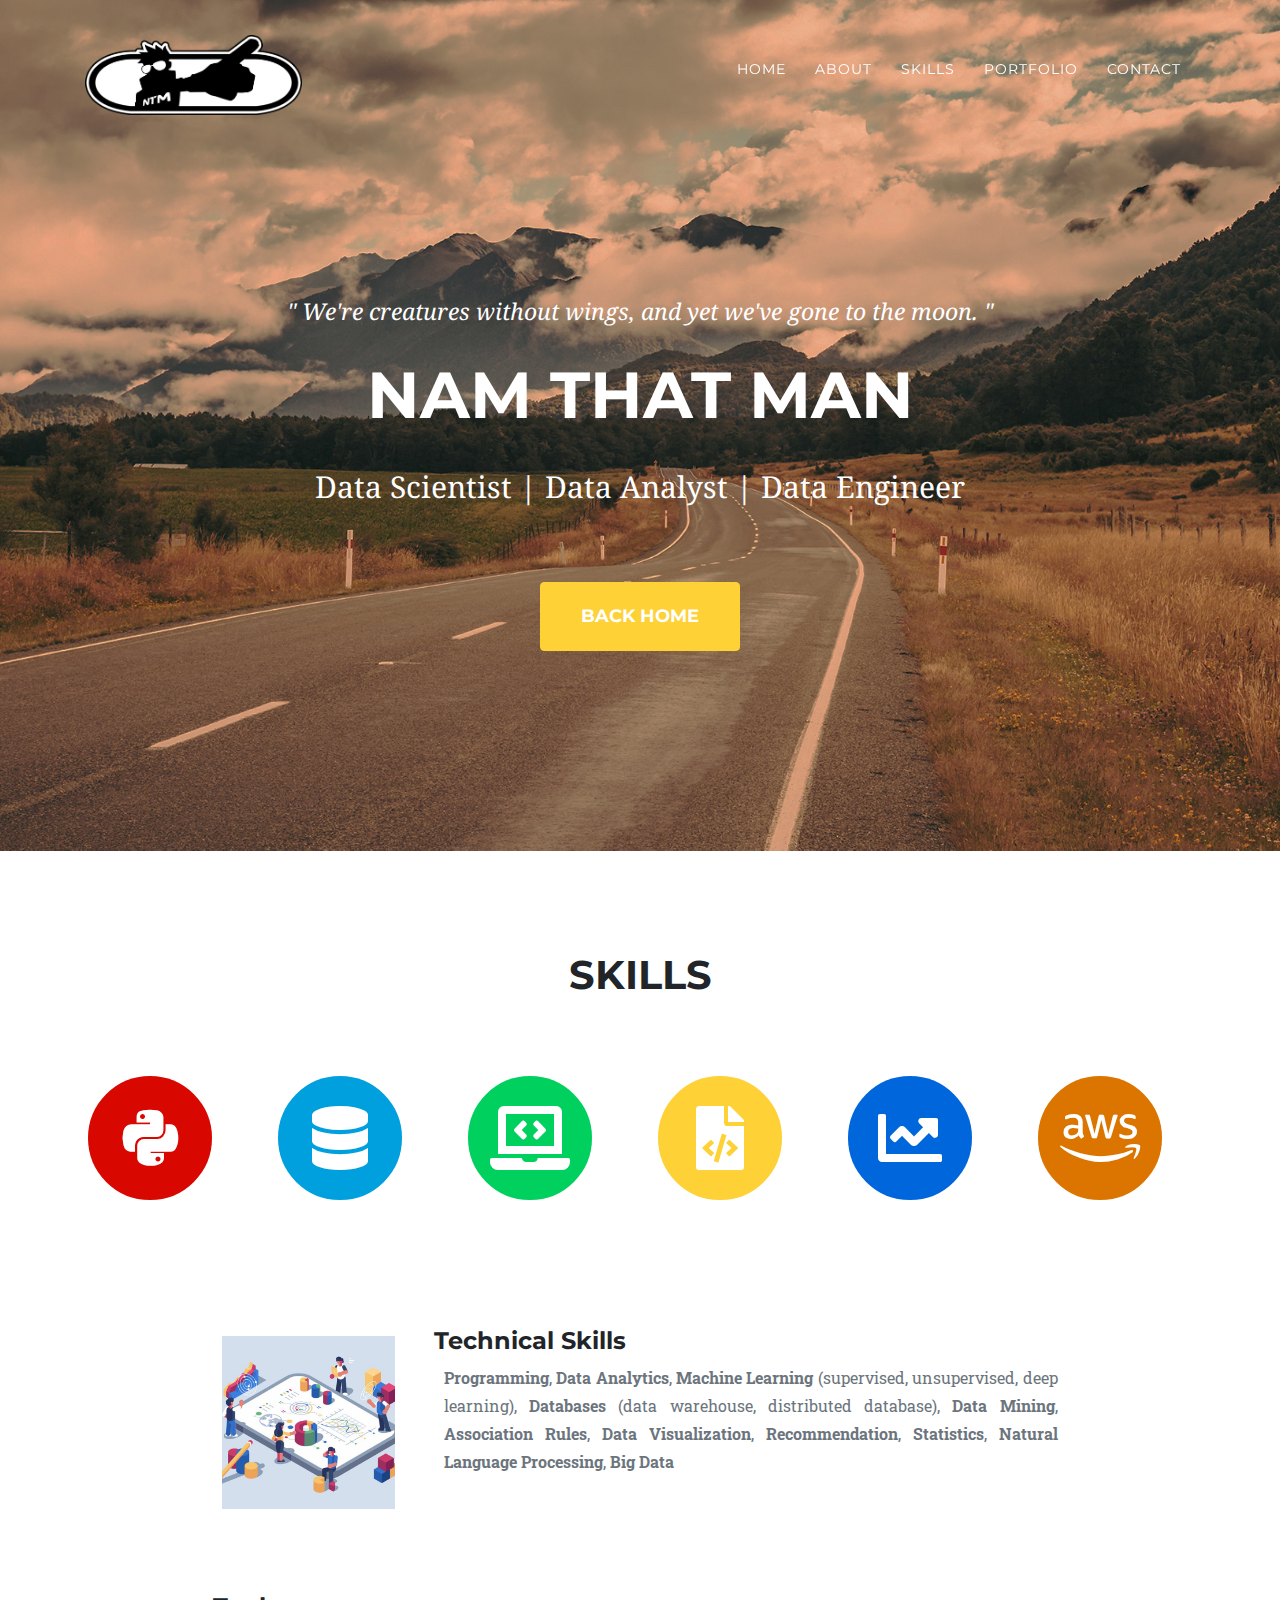
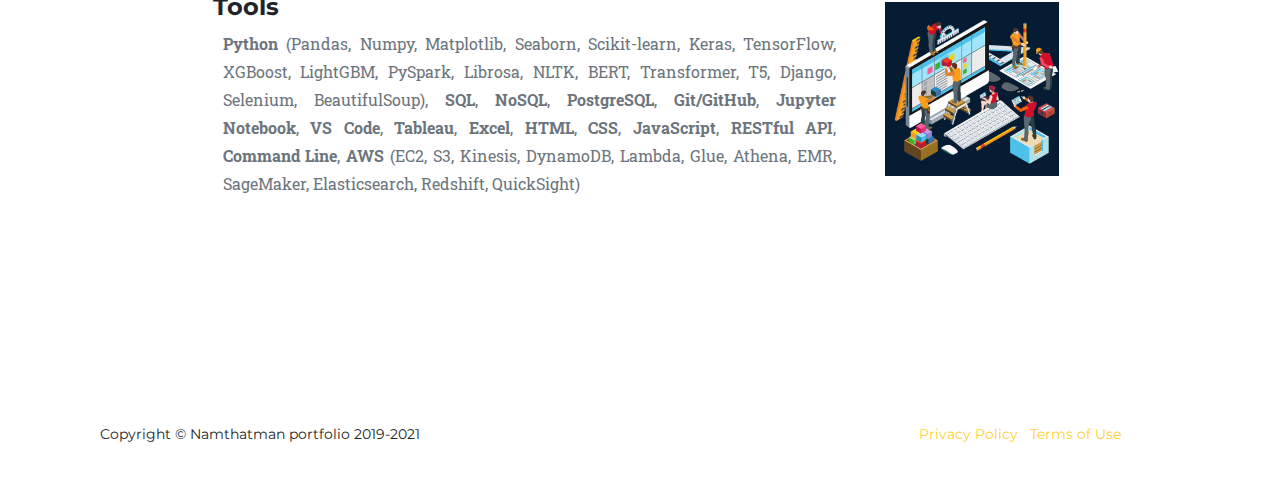
<file: skills.html>
<!DOCTYPE html>
<html lang="en">

<head>

  <meta charset="utf-8">
  <meta name="viewport" content="width=device-width, initial-scale=1, shrink-to-fit=no">
  <meta name="description" content="">
  <meta name="author" content="">

  <!-- Site Metas -->
  <title>Skills - Namthatman</title>
  <link rel="shortcut icon" href="img\logo\namthatman_mini_stroke.png" type="image/x-icon" />

  <!-- Bootstrap core CSS -->
  <link href="vendor/bootstrap/css/bootstrap.min.css" rel="stylesheet">

  <!-- Custom fonts for this template -->
  <link href="vendor/fontawesome-free/css/all.min.css" rel="stylesheet" type="text/css">
  <link href="https://fonts.googleapis.com/css?family=Montserrat:400,700" rel="stylesheet" type="text/css">
  <link href='https://fonts.googleapis.com/css?family=Kaushan+Script' rel='stylesheet' type='text/css'>
  <link href='https://fonts.googleapis.com/css?family=Droid+Serif:400,700,400italic,700italic' rel='stylesheet' type='text/css'>
  <link href='https://fonts.googleapis.com/css?family=Roboto+Slab:400,100,300,700' rel='stylesheet' type='text/css'>

  <!-- Custom styles for this template -->
  <link href="css/agency.min.css" rel="stylesheet">

</head>

<body id="page-top">
  <div id="fb-root"></div>
  

  <!-- Navigation -->
  <nav class="navbar navbar-expand-lg navbar-dark fixed-top" id="mainNav">
    <div class="container">
      <a class="navbar-brand js-scroll-trigger" href="index.html#page-top">
        <img class="navbar-brand" src="img\logo\namthatman_simple_stroke.png" alt="" />
      </a>
      <button class="navbar-toggler navbar-toggler-right" type="button" data-toggle="collapse" data-target="#navbarResponsive" aria-controls="navbarResponsive" aria-expanded="false" aria-label="Toggle navigation">
        Menu
        <i class="fas fa-bars"></i>
      </button>
      <div class="collapse navbar-collapse" id="navbarResponsive">
        <ul class="navbar-nav text-uppercase ml-auto">
          <li class="nav-item">
            <a class="nav-link js-scroll-trigger" href="index.html#page-top">Home</a>
          </li>
          <li class="nav-item">
            <a class="nav-link js-scroll-trigger" href="index.html#about">About</a>
          </li>
          <li class="nav-item">
            <a class="nav-link js-scroll-trigger" href="#skills">Skills</a>
          </li>
          <li class="nav-item">
            <a class="nav-link js-scroll-trigger" href="index.html#portfolio">portfolio</a>
          </li>
          <li class="nav-item">
            <a class="nav-link js-scroll-trigger" href="index.html#contact">Contact</a>
          </li>
        </ul>
      </div>
    </div>
  </nav>

  <!-- Header -->
  <header class="masthead">
    <div class="container">
      <div class="intro-text">
        <div class="intro-lead-sub">" We're creatures without wings, and yet we've gone to the moon. "</div>
        <div class="intro-heading text-uppercase">NAM THAT MAN</div>
        <div class="intro-lead-in">Data Scientist | Data Analyst | Data Engineer</div>
        <div class="intro-btn">
          <a class="btn btn-primary btn-xl text-uppercase js-scroll-trigger" href="index.html#page-top">Back Home</a>
        </div>
      </div>
    </div>
  </header>
  
  <!-- Skills -->
  <section class="page-section" id="skills">
    <div class="container">
      <div class="row">
        <div class="col-lg-12 text-center">
          <h2 class="section-heading text-uppercase">skills</h2>
          <h3 class="section-subheading text-muted"></h3>
        </div>
      </div>      
      <div class="row">
        <div class="row text-center">
          <div class="col-lg-12 mx-auto my-auto">
            <div class="row text-center">
              <div class="sk-card col-md-2 mx-auto">
                <span class="fa-stack fa-4x">
                  <i class="fas fa-circle fa-stack-2x" style="color: #d80700;" title="python"></i>
                  <i class="fab fa-python fa-stack-1x fa-inverse" title="python"></i>
                </span>
              </div>
              <div class="sk-card col-md-2 mx-auto">
                <span class="fa-stack fa-4x">
                  <i class="fas fa-circle fa-stack-2x" style="color: #00a0df;" title="sql"></i>
                  <i class="fas fa-database fa-stack-1x fa-inverse" title="sql"></i>
                </span>
              </div>
              <div class="sk-card col-md-2 mx-auto">
                <span class="fa-stack fa-4x">
                  <i class="fas fa-circle fa-stack-2x" style="color: #00d15e;" title="machine learning"></i>
                  <i class="fas fa-laptop-code fa-stack-1x fa-inverse" title="machine learning"></i>
                </span>
              </div>
              <div class="sk-card col-md-2 mx-auto">
                <span class="fa-stack fa-4x">
                  <i class="fas fa-circle fa-stack-2x text-primary" title="jupyter notebook"></i>
                  <i class="fas fa-file-code fa-stack-1x fa-inverse" title="jupyter notebook"></i>
                </span>
              </div>
              <div class="sk-card col-md-2 mx-auto">
                <span class="fa-stack fa-4x">
                  <i class="fas fa-circle fa-stack-2x" style="color: #0066db;" title="tableau"></i>
                  <i class="fas fa-chart-line fa-stack-1x fa-inverse" title="tableau"></i>
                </span>
              </div>
              <div class="sk-card col-md-2 mx-auto">
                <span class="fa-stack fa-4x">
                  <i class="fas fa-circle fa-stack-2x" style="color: #db7500;" title="aws"></i>
                  <i class="fab fa-aws fa-stack-1x fa-inverse" title="aws"></i>
                </span>
              </div>
            </div>
          </div>
        </div>
      </div>
      <div class="row">
        <div class="col-lg-12 text-center">
          <h3 class="section-subheading text-muted"></h3>
        </div>
      </div>
      <div class="row">
        <div class="col-lg-9 mx-auto">
          <div class="row">
            <div class="row lib-card">
              <div class="timeline-image col-lg-3">
                <img class="img-fluid sk-img" src="img\skills\data.jpg" title="image source: klientsoft.com">
              </div>
              <div class="col-lg-9">
                <h4 class="subheading">Technical Skills</h4>
                <p class="text-muted sk-text"><b>Programming</b>, <b>Data Analytics</b>, <b>Machine Learning</b> (supervised, unsupervised, deep learning), 
                  <b>Databases</b> (data warehouse, distributed database), <b>Data Mining</b>, <b>Association Rules</b>, <b>Data Visualization</b>, 
                  <b>Recommendation</b>, <b>Statistics</b>, <b>Natural Language Processing</b>, <b>Big Data</b></p>
              </div>
            </div>
            <div class="row lib-card">
              <div class="col-lg-9">
                <h4 class="subheading">Tools</h4>
                <p class="text-muted sk-text"><b>Python</b> (Pandas, Numpy, Matplotlib, Seaborn, Scikit-learn, Keras, TensorFlow, XGBoost, LightGBM, 
                  PySpark, Librosa, NLTK, BERT, Transformer, T5, Django, Selenium, BeautifulSoup), <b>SQL</b>, <b>NoSQL</b>, <b>PostgreSQL</b>, <b>Git/GitHub</b>, 
                  <b>Jupyter Notebook</b>, <b>VS Code</b>, <b>Tableau</b>, <b>Excel</b>, <b>HTML</b>, <b>CSS</b>, <b>JavaScript</b>, <b>RESTful API</b>, <b>Command Line</b>, 
                  <b>AWS</b> (EC2, S3, Kinesis, DynamoDB, Lambda, Glue, Athena, EMR, SageMaker, Elasticsearch, Redshift, QuickSight)</p>
              </div>
              <div class="timeline-image col-lg-3">
                <img class="img-fluid sk-img" src="img\skills\software.jpg" title="image source: callminer.com">
              </div>
            </div>
          </ul>
        </div>
      </div>
    </div>
  </section>

  <!-- Footer -->
  <footer class="footer">
    <div class="container">
      <div class="row align-items-center">
        <div class="col-md-4">
          <span class="copyright">Copyright &copy; Namthatman portfolio 2019-2021</span>
        </div>
        <div class="col-md-4">
          
        </div>
        <div class="col-md-4">
          <ul class="list-inline quicklinks">
            <li class="list-inline-item">
              <a href="#">Privacy Policy</a>
            </li>
            <li class="list-inline-item">
              <a href="#">Terms of Use</a>
            </li>
          </ul>
        </div>
      </div>
    </div>
  </footer>

  <!-- Bootstrap core JavaScript -->
  <script src="vendor/jquery/jquery.min.js"></script>
  <script src="vendor/bootstrap/js/bootstrap.bundle.min.js"></script>

  <!-- Plugin JavaScript -->
  <script src="vendor/jquery-easing/jquery.easing.min.js"></script>

  <!-- Contact form JavaScript -->
  <script src="js/jqBootstrapValidation.js"></script>

  <!-- Custom scripts for this template -->
  <script src="js/agency.min.js"></script>
  <script async src="https://platform.twitter.com/widgets.js" charset="utf-8"></script>
  <script async defer crossorigin="anonymous" src="https://connect.facebook.net/sdk.js#xfbml=1&version=v4.0"></script>

</body>

</html>
</file>
<file: css/agency.min.css>
/*!
 * Start Bootstrap - Agency v5.2.2 (https://startbootstrap.com/template-overviews/agency)
 * Copyright 2013-2019 Start Bootstrap
 * Licensed under MIT (https://github.com/BlackrockDigital/startbootstrap-agency/blob/master/LICENSE)
 */body{overflow-x:hidden;font-family:"Roboto Slab",-apple-system,BlinkMacSystemFont,"Segoe UI",Roboto,"Helvetica Neue",Arial,sans-serif,"Apple Color Emoji","Segoe UI Emoji","Segoe UI Symbol","Noto Color Emoji"}p{line-height:1.75}a{color:#fed136}a:hover{color:#fec503}.text-primary{color:#fed136!important}h1,h2,h3,h4,h5,h6{font-weight:700;font-family:Montserrat,-apple-system,BlinkMacSystemFont,"Segoe UI",Roboto,"Helvetica Neue",Arial,sans-serif,"Apple Color Emoji","Segoe UI Emoji","Segoe UI Symbol","Noto Color Emoji"}.page-section{padding:100px 0}.page-section h2.section-heading{font-size:40px;margin-top:0;margin-bottom:15px}.page-section h3.section-subheading{font-size:16px;font-weight:400;font-style:italic;margin-bottom:75px;text-transform:none;font-family:"Droid Serif",-apple-system,BlinkMacSystemFont,"Segoe UI",Roboto,"Helvetica Neue",Arial,sans-serif,"Apple Color Emoji","Segoe UI Emoji","Segoe UI Symbol","Noto Color Emoji"}@media (min-width:768px){section{padding:150px 0}}::-moz-selection{background:#fed136;text-shadow:none}::selection{background:#fed136;text-shadow:none}img::-moz-selection{background:0 0}img::selection{background:0 0}img::-moz-selection{background:0 0}.btn{font-family:Montserrat,-apple-system,BlinkMacSystemFont,"Segoe UI",Roboto,"Helvetica Neue",Arial,sans-serif,"Apple Color Emoji","Segoe UI Emoji","Segoe UI Symbol","Noto Color Emoji";font-weight:700}.btn-xl{font-size:18px;padding:20px 40px}.btn-primary{background-color:#fed136;border-color:#fed136}.btn-primary:active,.btn-primary:focus,.btn-primary:hover{background-color:#e9b60f!important;border-color:#e9b60f!important;color:#fff}.btn-primary:active,.btn-primary:focus{box-shadow:0 0 0 .2rem rgba(254,209,55,.5)!important}.btn-secondary{background-color:#fff;border-color:#212529;color:#212529}.btn-third{background-color:#212529;color:#fff}.btn-third:active,.btn-third:focus,.btn-third:hover{background-color:#e9b60f!important;border-color:#e9b60f!important;color:#fff}.btn-third:active,.btn-third:focus{box-shadow:0 0 0 .2rem rgba(254,209,55,.5)!important}.btn-fouth{margin:2px 0px;border-color:#212529;color:#fff}.btn-fouth:active,.btn-fouth:focus,.btn-fouth:hover{border-color:#fff!important;color:#212529!important}#mainNav{background-color:#212529}#mainNav .navbar-toggler{font-size:12px;right:0;padding:13px;text-transform:uppercase;color:#fff;border:0;background-color:#fed136;font-family:Montserrat,-apple-system,BlinkMacSystemFont,"Segoe UI",Roboto,"Helvetica Neue",Arial,sans-serif,"Apple Color Emoji","Segoe UI Emoji","Segoe UI Symbol","Noto Color Emoji"}#mainNav .navbar-brand{color:#fed136;font-family:"Kaushan Script",-apple-system,BlinkMacSystemFont,"Segoe UI",Roboto,"Helvetica Neue",Arial,sans-serif,"Apple Color Emoji","Segoe UI Emoji","Segoe UI Symbol","Noto Color Emoji";max-height:90px}#mainNav .navbar-brand.active,#mainNav .navbar-brand:active,#mainNav .navbar-brand:focus,#mainNav .navbar-brand:hover{color:#fec503}#mainNav .navbar-nav .nav-item .nav-link{font-size:90%;font-weight:400;padding:.75em 0;letter-spacing:1px;color:#fff;font-family:Montserrat,-apple-system,BlinkMacSystemFont,"Segoe UI",Roboto,"Helvetica Neue",Arial,sans-serif,"Apple Color Emoji","Segoe UI Emoji","Segoe UI Symbol","Noto Color Emoji"}#mainNav .navbar-nav .nav-item .nav-link.active,#mainNav .navbar-nav .nav-item .nav-link:hover{color:#fed136}#mainNav .navbar-logo{max-height:60px;width:auto}@media (min-width:992px){#mainNav{padding-top:25px;padding-bottom:25px;transition:padding-top .3s,padding-bottom .3s;border:none;background-color:transparent}#mainNav .navbar-brand{font-size:1.75em;transition:all .3s}#mainNav .navbar-nav .nav-item .nav-link{padding:1.1em 1em!important}#mainNav.navbar-shrink{padding-top:0;padding-bottom:0;background-color:#212529}#mainNav.navbar-shrink .navbar-brand{font-size:1.25em;padding-bottom:10px;max-height:50px}}header.masthead{text-align:center;color:#fff;background-image:url(../img/header-bg-journey-darker.jpg);background-repeat:no-repeat;background-attachment:scroll;background-position:center center;background-size:cover}header.masthead .intro-text{padding-top:150px;padding-bottom:100px}header.masthead .intro-text .intro-lead-in{font-size:25px;font-style:normal;line-height:22px;margin-bottom:35px;font-family:"Droid Serif",-apple-system,BlinkMacSystemFont,"Segoe UI",Roboto,"Helvetica Neue",Arial,sans-serif,"Apple Color Emoji","Segoe UI Emoji","Segoe UI Symbol","Noto Color Emoji"}header.masthead .intro-text .intro-heading{font-size:60px;font-weight:700;line-height:50px;margin-bottom:35px;font-family:Montserrat,-apple-system,BlinkMacSystemFont,"Segoe UI",Roboto,"Helvetica Neue",Arial,sans-serif,"Apple Color Emoji","Segoe UI Emoji","Segoe UI Symbol","Noto Color Emoji"}header.masthead .intro-text .intro-lead-sub{font-size:18px;font-style:italic;line-height:22px;margin-bottom:35px;font-family:"Droid Serif",-apple-system,BlinkMacSystemFont,"Segoe UI",Roboto,"Helvetica Neue",Arial,sans-serif,"Apple Color Emoji","Segoe UI Emoji","Segoe UI Symbol","Noto Color Emoji"}@media (min-width:768px){header.masthead .intro-text{padding-top:300px;padding-bottom:200px}header.masthead .intro-text .intro-lead-in{font-size:30px;font-style:normal;line-height:40px;margin-bottom:35px;font-family:"Droid Serif",-apple-system,BlinkMacSystemFont,"Segoe UI",Roboto,"Helvetica Neue",Arial,sans-serif,"Apple Color Emoji","Segoe UI Emoji","Segoe UI Symbol","Noto Color Emoji"}header.masthead .intro-text .intro-heading{font-size:65px;font-weight:700;line-height:75px;margin-bottom:35px;font-family:Montserrat,-apple-system,BlinkMacSystemFont,"Segoe UI",Roboto,"Helvetica Neue",Arial,sans-serif,"Apple Color Emoji","Segoe UI Emoji","Segoe UI Symbol","Noto Color Emoji"}header.masthead .intro-text .intro-lead-sub{font-size:23px;font-style:italic;line-height:22px;margin-bottom:35px;font-family:"Droid Serif",-apple-system,BlinkMacSystemFont,"Segoe UI",Roboto,"Helvetica Neue",Arial,sans-serif,"Apple Color Emoji","Segoe UI Emoji","Segoe UI Symbol","Noto Color Emoji"}}.feature-heading{margin:15px 0;text-transform:none}.phone img{max-width:325px;margin-bottom:25px}#portfolio .portfolio-item{right:0;margin:0 0 15px}#portfolio .portfolio-item .portfolio-link{position:relative;display:block;max-width:400px;margin:0 auto;cursor:pointer}#portfolio .portfolio-item .portfolio-link .portfolio-hover{position:absolute;width:100%;height:100%;transition:all ease .5s;opacity:0;background:rgba(254,209,54,.9)}#portfolio .portfolio-item .portfolio-link .portfolio-hover:hover{opacity:1}#portfolio .portfolio-item .portfolio-link .portfolio-hover .portfolio-hover-content{font-size:20px;position:absolute;top:50%;width:100%;height:20px;margin-top:-12px;text-align:center;color:#fff}#portfolio .portfolio-item .portfolio-link .portfolio-hover .portfolio-hover-content i{margin-top:-12px}#portfolio .portfolio-item .portfolio-link .portfolio-hover .portfolio-hover-content h3,#portfolio .portfolio-item .portfolio-link .portfolio-hover .portfolio-hover-content h4{margin:0}#portfolio .portfolio-item .portfolio-caption{max-width:400px;margin:0 auto;padding:35px;text-align:center;background-color:#fed136}#portfolio .portfolio-item .portfolio-caption h4{margin:0;font-size:17px;text-transform:none}#portfolio .portfolio-item .portfolio-caption p{font-size:16px;font-style:italic;margin:0;font-family:"Droid Serif",-apple-system,BlinkMacSystemFont,"Segoe UI",Roboto,"Helvetica Neue",Arial,sans-serif,"Apple Color Emoji","Segoe UI Emoji","Segoe UI Symbol","Noto Color Emoji"}#portfolio *{z-index:2}@media (min-width:767px){#portfolio .portfolio-item{margin:0 0 30px}}.portfolio-modal .modal-dialog{margin:2vh 10vw;max-width:100vw}.portfolio-modal .modal-content{padding:100px 0;text-align:center}.portfolio-modal .modal-content h2{font-size:3em;margin-bottom:15px}.portfolio-modal .modal-content p{margin-bottom:30px}.portfolio-modal .modal-content p.item-intro{font-size:16px;font-style:italic;margin:20px 0 30px;font-family:"Droid Serif",-apple-system,BlinkMacSystemFont,"Segoe UI",Roboto,"Helvetica Neue",Arial,sans-serif,"Apple Color Emoji","Segoe UI Emoji","Segoe UI Symbol","Noto Color Emoji"}.portfolio-modal .modal-content ul.list-inline{margin-top:0;margin-bottom:30px}.portfolio-modal .modal-content img{margin-bottom:30px}.portfolio-modal .modal-content button{cursor:pointer}.portfolio-modal .close-modal{position:absolute;top:25px;right:25px;width:75px;height:75px;cursor:pointer;background-color:transparent}.portfolio-modal .close-modal:hover{opacity:.3}.portfolio-modal .close-modal .lr{z-index:1051;width:1px;height:75px;margin-left:35px;transform:rotate(45deg);background-color:#212529}.portfolio-modal .close-modal .lr .rl{z-index:1052;width:1px;height:75px;transform:rotate(90deg);background-color:#212529}.timeline{position:relative;padding:0;list-style:none}.timeline:before{position:absolute;top:0;bottom:0;left:40px;width:2px;margin-left:-1.5px;content:"";background-color:#e9ecef}.timeline>li{position:relative;min-height:50px;margin-bottom:50px}.timeline>li:after,.timeline>li:before{display:table;content:" "}.timeline>li:after{clear:both}.timeline>li .timeline-panel{position:relative;float:right;width:100%;padding:0 20px 0 100px;text-align:left}.timeline>li .timeline-panel:before{right:auto;left:-15px;border-right-width:15px;border-left-width:0}.timeline>li .timeline-panel:after{right:auto;left:-14px;border-right-width:14px;border-left-width:0}.timeline>li .timeline-image{position:absolute;z-index:100;left:0;width:80px;height:80px;margin-left:0;text-align:center;color:#fff;border:7px solid #e9ecef;border-radius:100%;background-color:#fed136}.timeline>li .timeline-image h4{font-size:10px;line-height:14px;margin-top:12px}.timeline>li.timeline-inverted>.timeline-panel{float:right;padding:0 20px 0 100px;text-align:left}.timeline>li.timeline-inverted>.timeline-panel:before{right:auto;left:-15px;border-right-width:15px;border-left-width:0}.timeline>li.timeline-inverted>.timeline-panel:after{right:auto;left:-14px;border-right-width:14px;border-left-width:0}.timeline>li:last-child{margin-bottom:0}.timeline .timeline-heading h4{margin-top:0;color:inherit}.timeline .timeline-heading h4.subheading{text-transform:none}.timeline .timeline-body>p,.timeline .timeline-body>ul{margin-bottom:0}@media (min-width:768px){.timeline:before{left:50%}.timeline>li{min-height:100px;margin-bottom:100px}.timeline>li .timeline-panel{float:left;width:41%;padding:0 20px 20px 40px;text-align:right}.timeline>li .timeline-image{left:50%;width:100px;height:100px;margin-left:-50px}.timeline>li .timeline-image h4{font-size:13px;line-height:18px;margin-top:16px}.timeline>li.timeline-inverted>.timeline-panel{float:right;padding:0 40px 20px 20px;text-align:left}}@media (min-width:992px){.timeline>li{min-height:150px}.timeline>li .timeline-panel{padding:0 20px 20px}.timeline>li .timeline-image{width:150px;height:150px;margin-left:-75px}.timeline>li .timeline-image h4{font-size:18px;line-height:26px;margin-top:30px}.timeline>li.timeline-inverted>.timeline-panel{padding:0 20px 20px}}@media (min-width:1200px){.timeline>li{min-height:170px}.timeline>li .timeline-panel{padding:0 20px 20px 20px}.timeline>li .timeline-image{width:170px;height:170px;margin-left:-85px}.timeline>li .timeline-image h4{margin-top:40px}.timeline>li.timeline-inverted>.timeline-panel{padding:0 20px 20px 20px}}.team-member{margin-bottom:50px;text-align:center}.team-member img{width:225px;height:225px;border:7px solid rgba(0,0,0,.1)}.team-member h4{margin-top:25px;margin-bottom:0;text-transform:none}.team-member p{margin-top:0}.store{display:inline-block;margin-bottom:25px}.store img{height:60px}section#contact{background-color:#212529;background-image:url(../img/map-image.png);background-repeat:no-repeat;background-position:center}section#contact .section-heading{color:#fff}section#contact .form-group{margin-bottom:25px}section#contact .form-group input,section#contact .form-group textarea{padding:20px}section#contact .form-group input.form-control{height:auto}section#contact .form-group textarea.form-control{height:248px}section#contact .form-control:focus{border-color:#fed136;box-shadow:none}section#contact ::-webkit-input-placeholder{font-weight:700;color:#ced4da;font-family:Montserrat,-apple-system,BlinkMacSystemFont,"Segoe UI",Roboto,"Helvetica Neue",Arial,sans-serif,"Apple Color Emoji","Segoe UI Emoji","Segoe UI Symbol","Noto Color Emoji"}section#contact :-moz-placeholder{font-weight:700;color:#ced4da;font-family:Montserrat,-apple-system,BlinkMacSystemFont,"Segoe UI",Roboto,"Helvetica Neue",Arial,sans-serif,"Apple Color Emoji","Segoe UI Emoji","Segoe UI Symbol","Noto Color Emoji"}section#contact ::-moz-placeholder{font-weight:700;color:#ced4da;font-family:Montserrat,-apple-system,BlinkMacSystemFont,"Segoe UI",Roboto,"Helvetica Neue",Arial,sans-serif,"Apple Color Emoji","Segoe UI Emoji","Segoe UI Symbol","Noto Color Emoji"}section#contact :-ms-input-placeholder{font-weight:700;color:#ced4da;font-family:Montserrat,-apple-system,BlinkMacSystemFont,"Segoe UI",Roboto,"Helvetica Neue",Arial,sans-serif,"Apple Color Emoji","Segoe UI Emoji","Segoe UI Symbol","Noto Color Emoji"}.footer{padding:25px 0;text-align:center}.footer span.copyright{font-size:90%;line-height:40px;text-transform:none;font-family:Montserrat,-apple-system,BlinkMacSystemFont,"Segoe UI",Roboto,"Helvetica Neue",Arial,sans-serif,"Apple Color Emoji","Segoe UI Emoji","Segoe UI Symbol","Noto Color Emoji"}.footer ul.quicklinks{font-size:90%;line-height:40px;margin-bottom:0;text-transform:none;font-family:Montserrat,-apple-system,BlinkMacSystemFont,"Segoe UI",Roboto,"Helvetica Neue",Arial,sans-serif,"Apple Color Emoji","Segoe UI Emoji","Segoe UI Symbol","Noto Color Emoji"}ul.social-buttons{margin-bottom:0}ul.social-buttons li a{font-size:20px;line-height:50px;display:block;width:50px;height:50px;transition:all .3s;color:#fff;border-radius:100%;outline:0;background-color:#212529;margin-bottom:50px}ul.social-buttons li a:active,ul.social-buttons li a:focus,ul.social-buttons li a:hover{background-color:#fed136}.sm-link{padding-bottom:75px}.about-img{padding:4px 4px;margin-bottom:25px}.lib-card{margin-bottom:75px}.sk-card{margin-bottom:50px}.intro-btn{margin-top:75px}.sk-text{text-align:justify;padding:0 10px}.sk-src{text-align:center;font-style:italic;padding:10px;font-size:14px}.sk-img{padding:9px}.hb-card{margin-top:40px}.project-detail{padding-left:20px}
</file>
